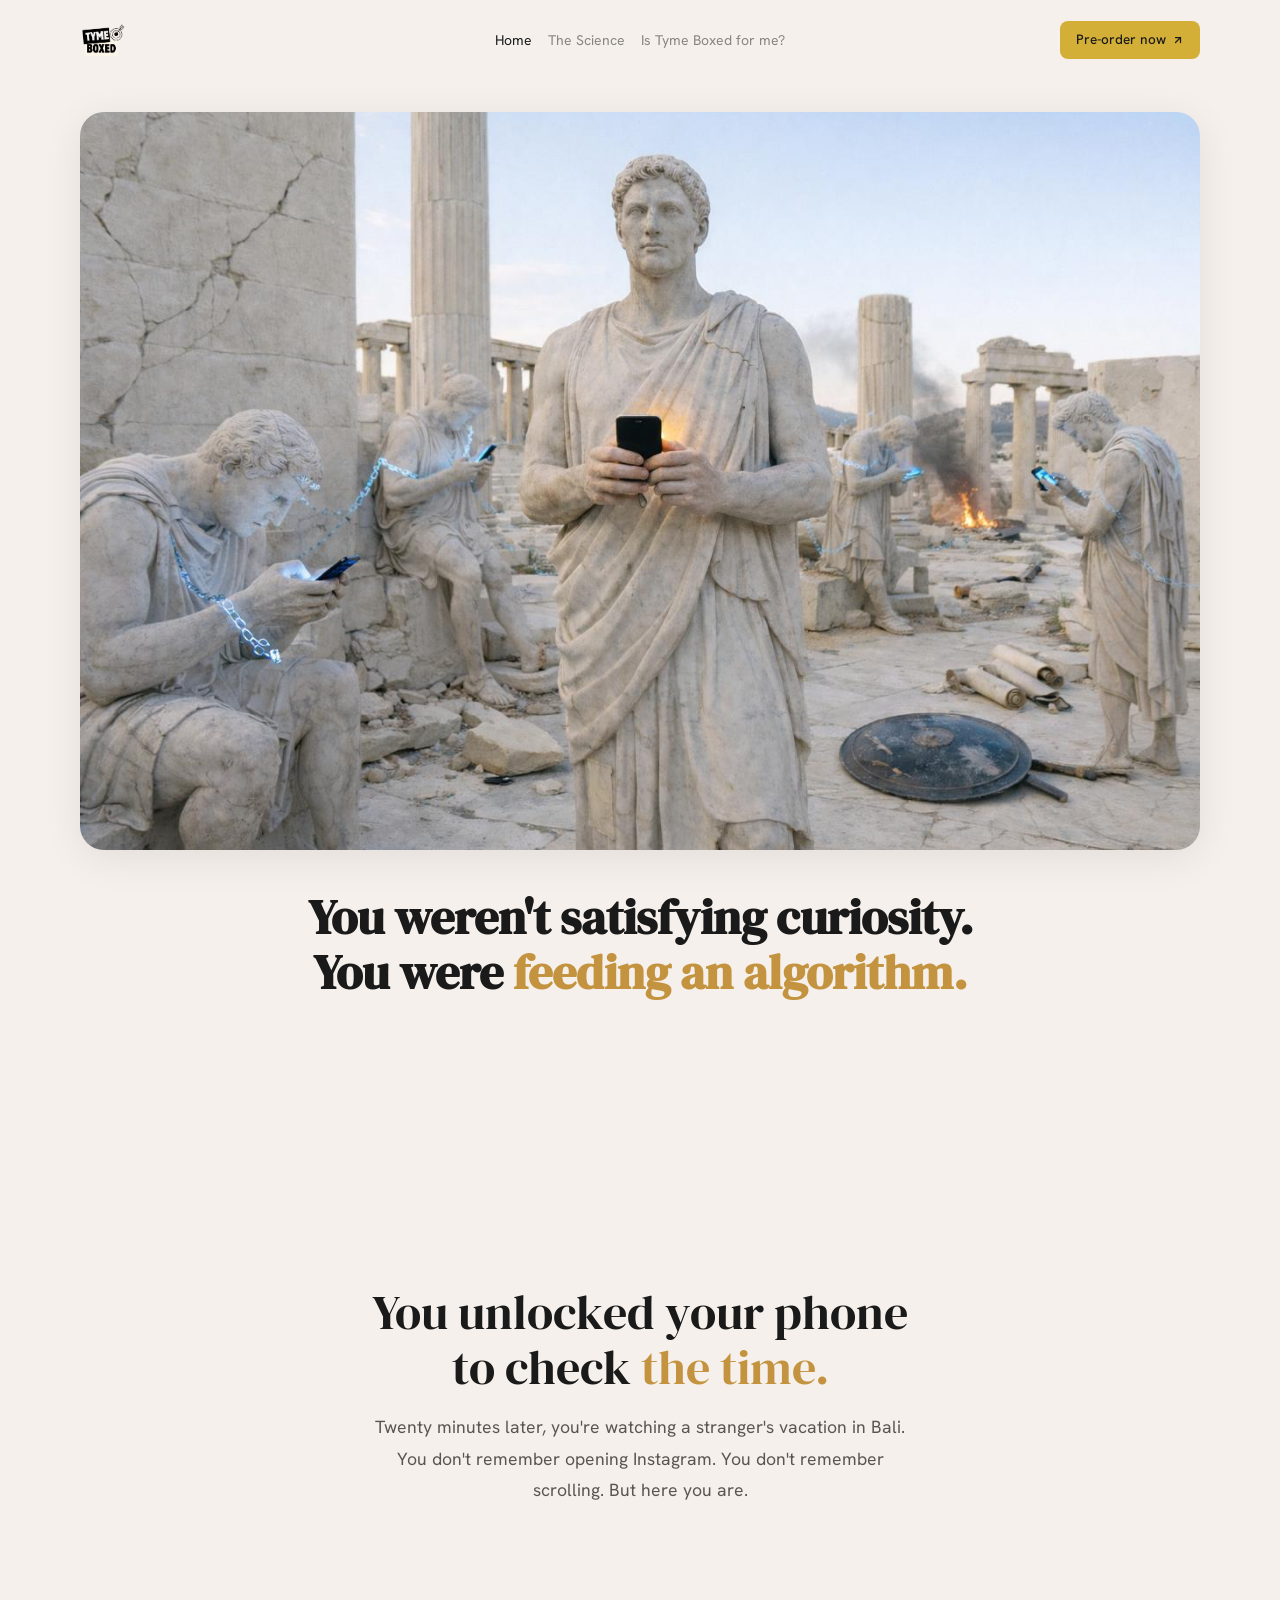
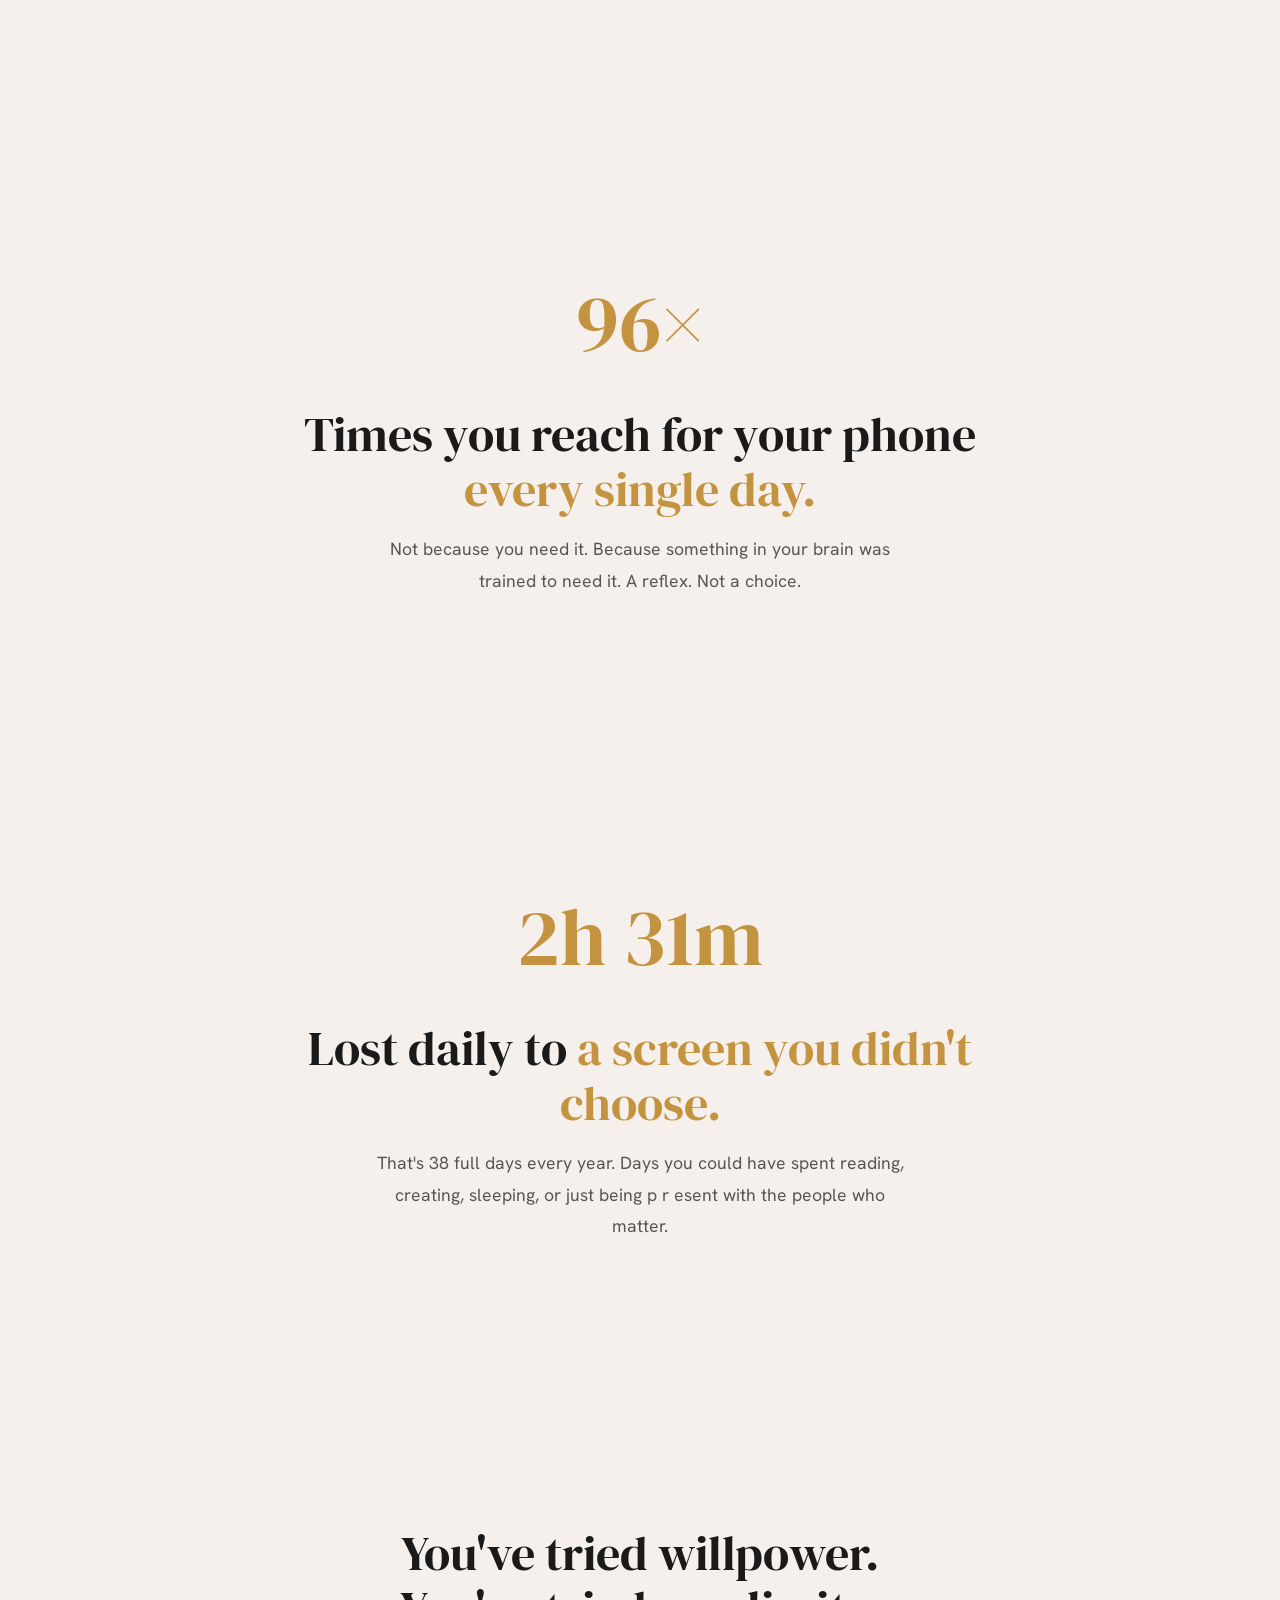
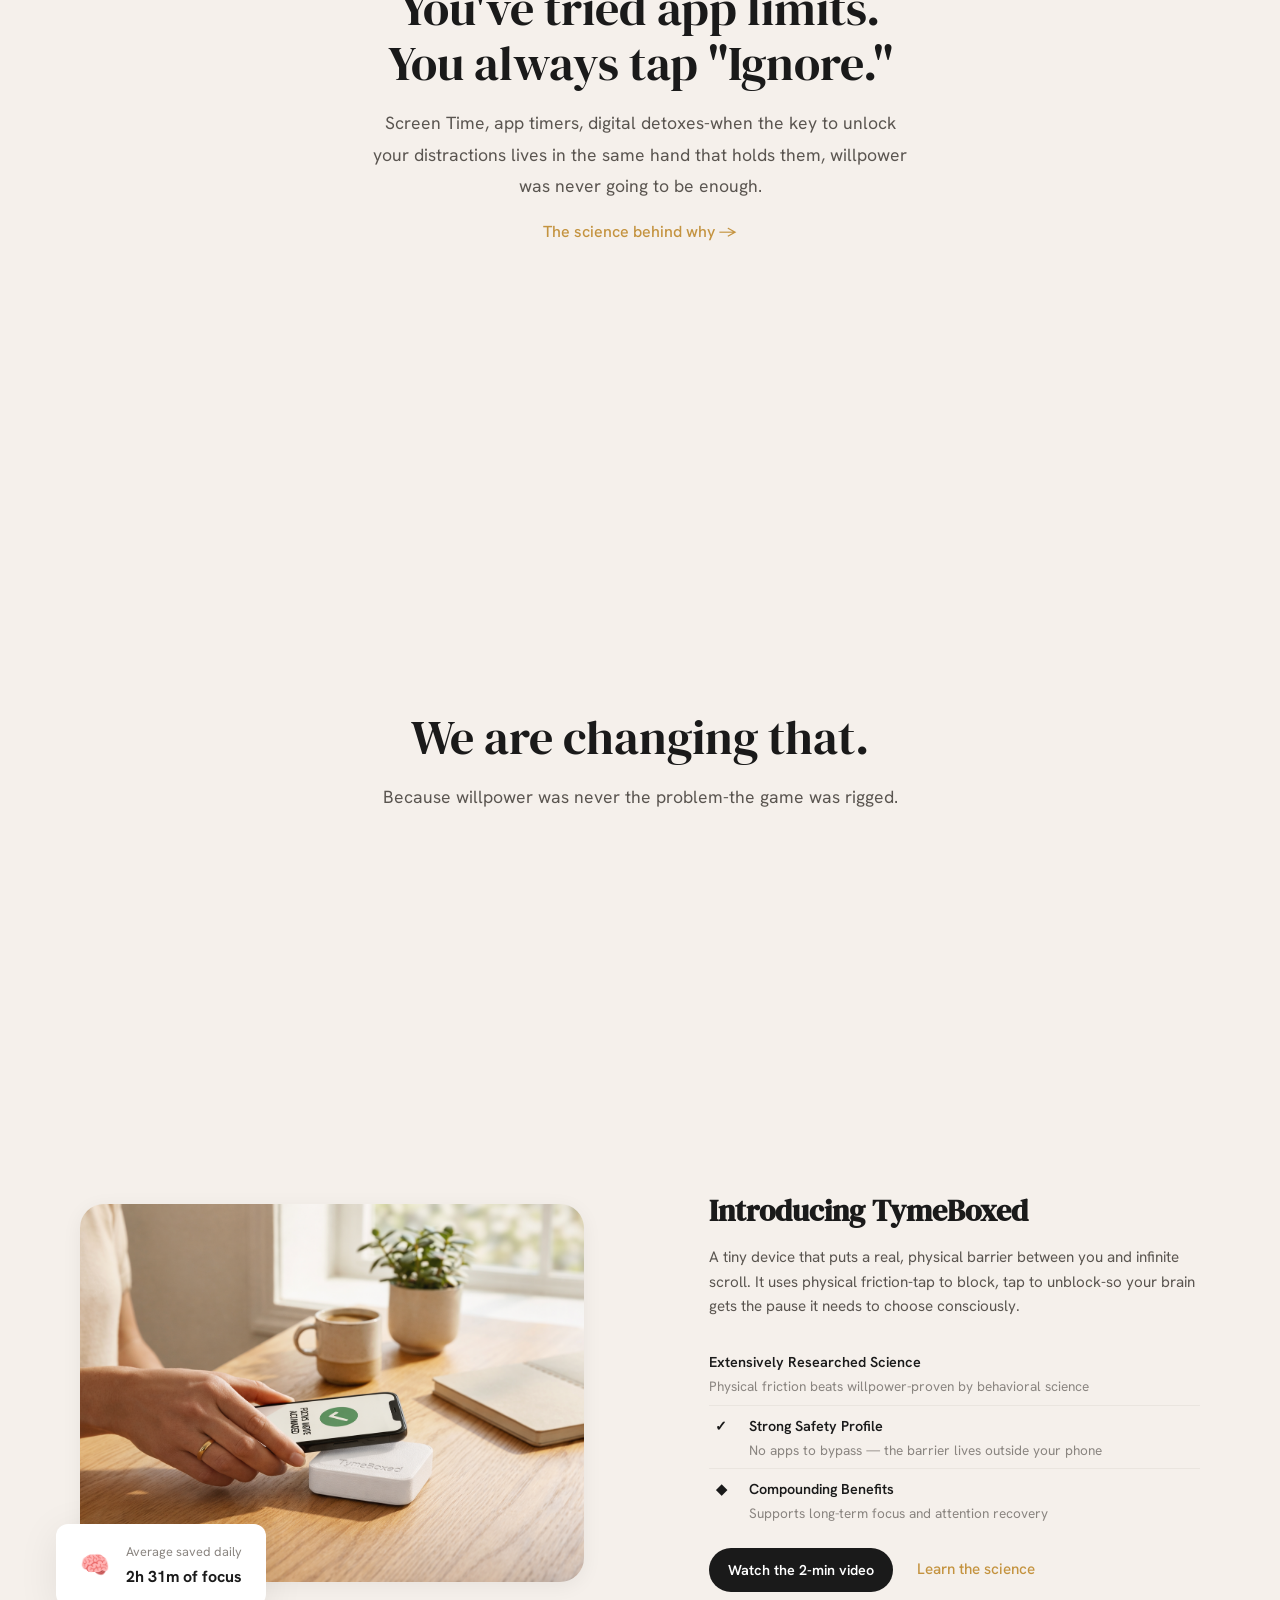
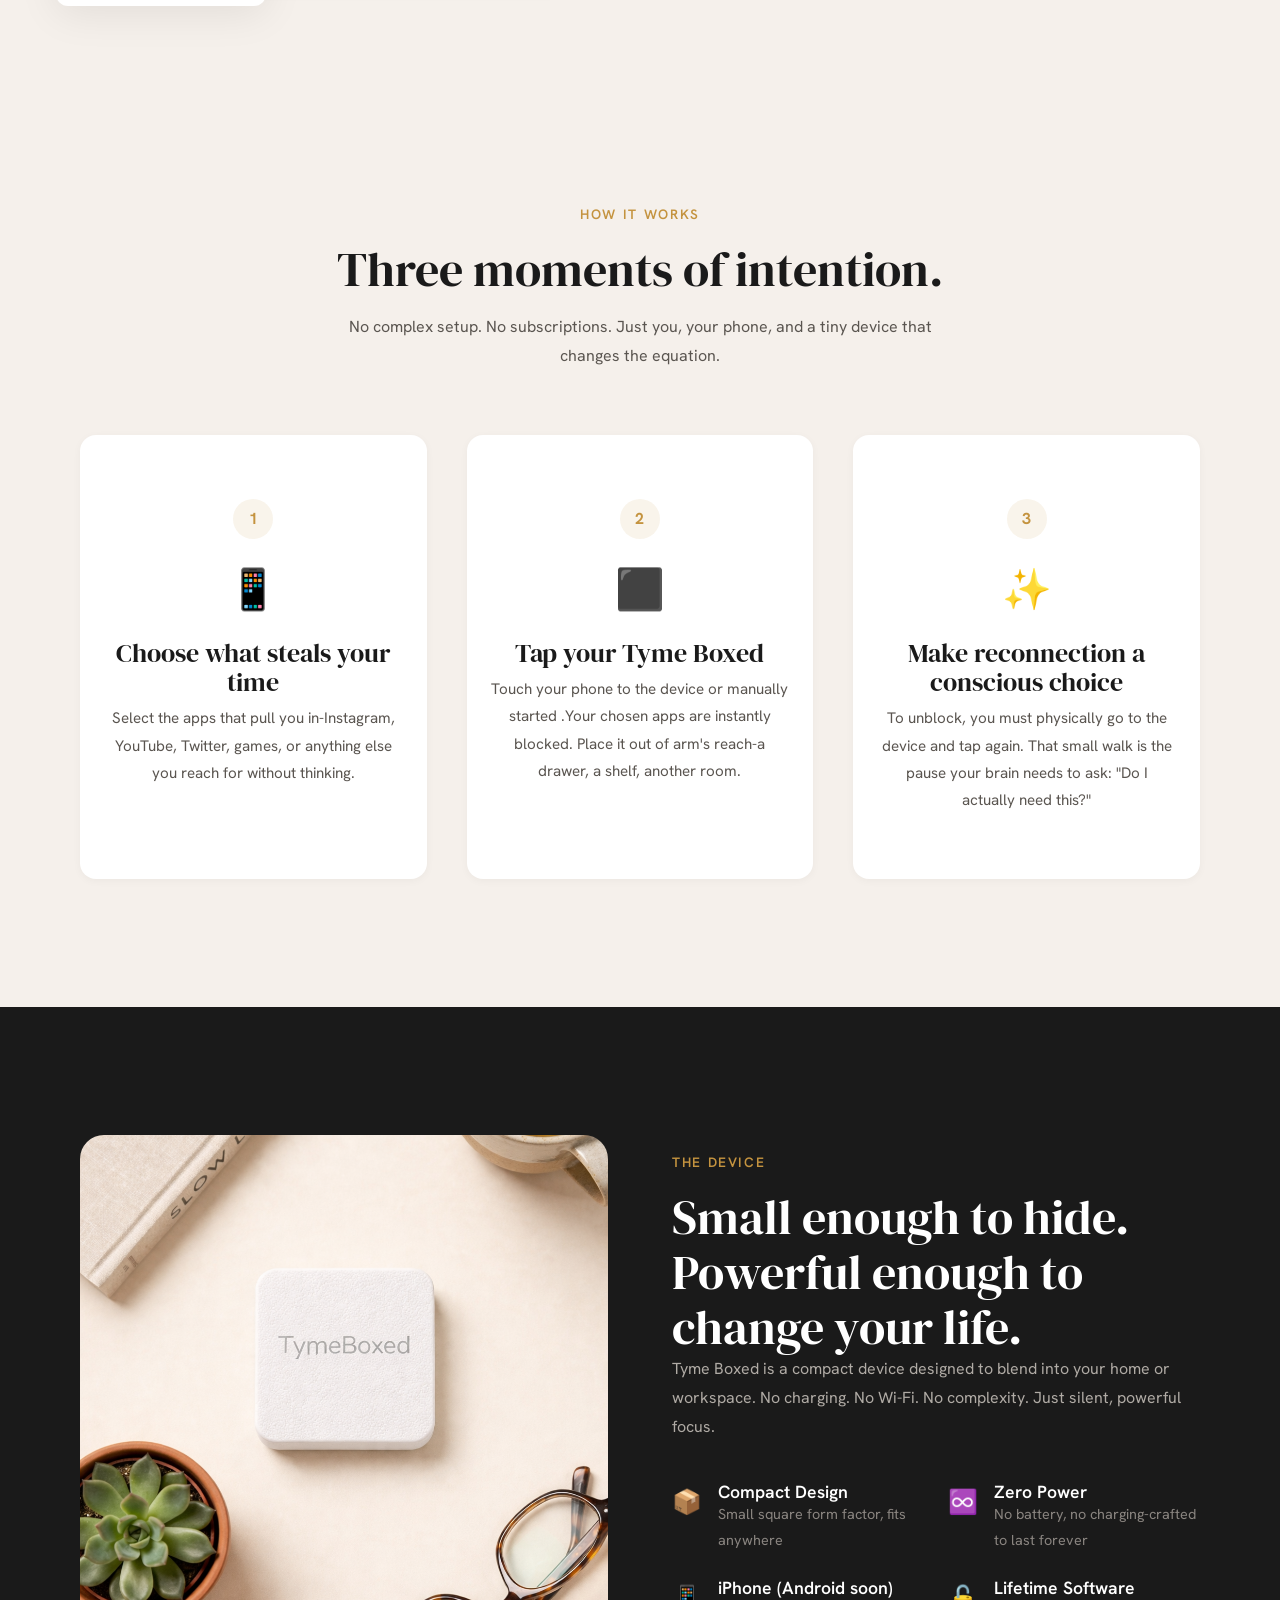
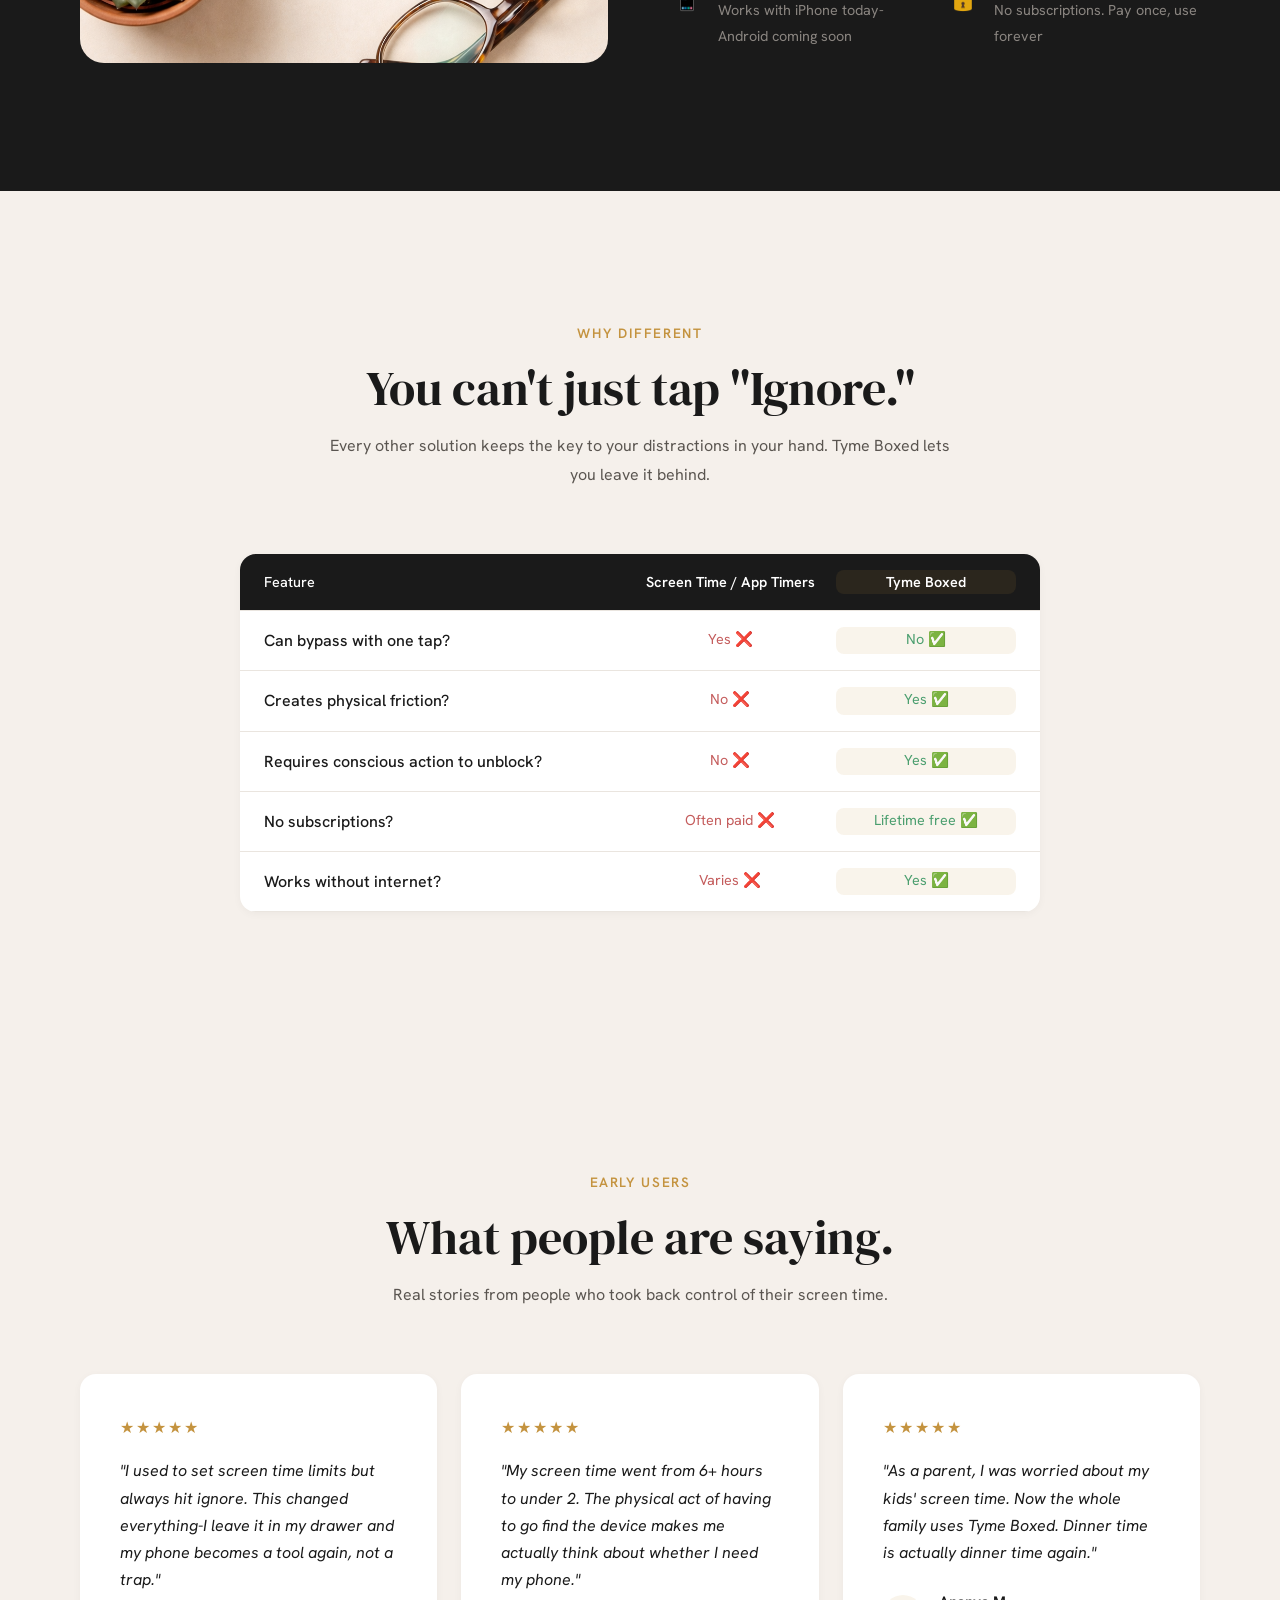
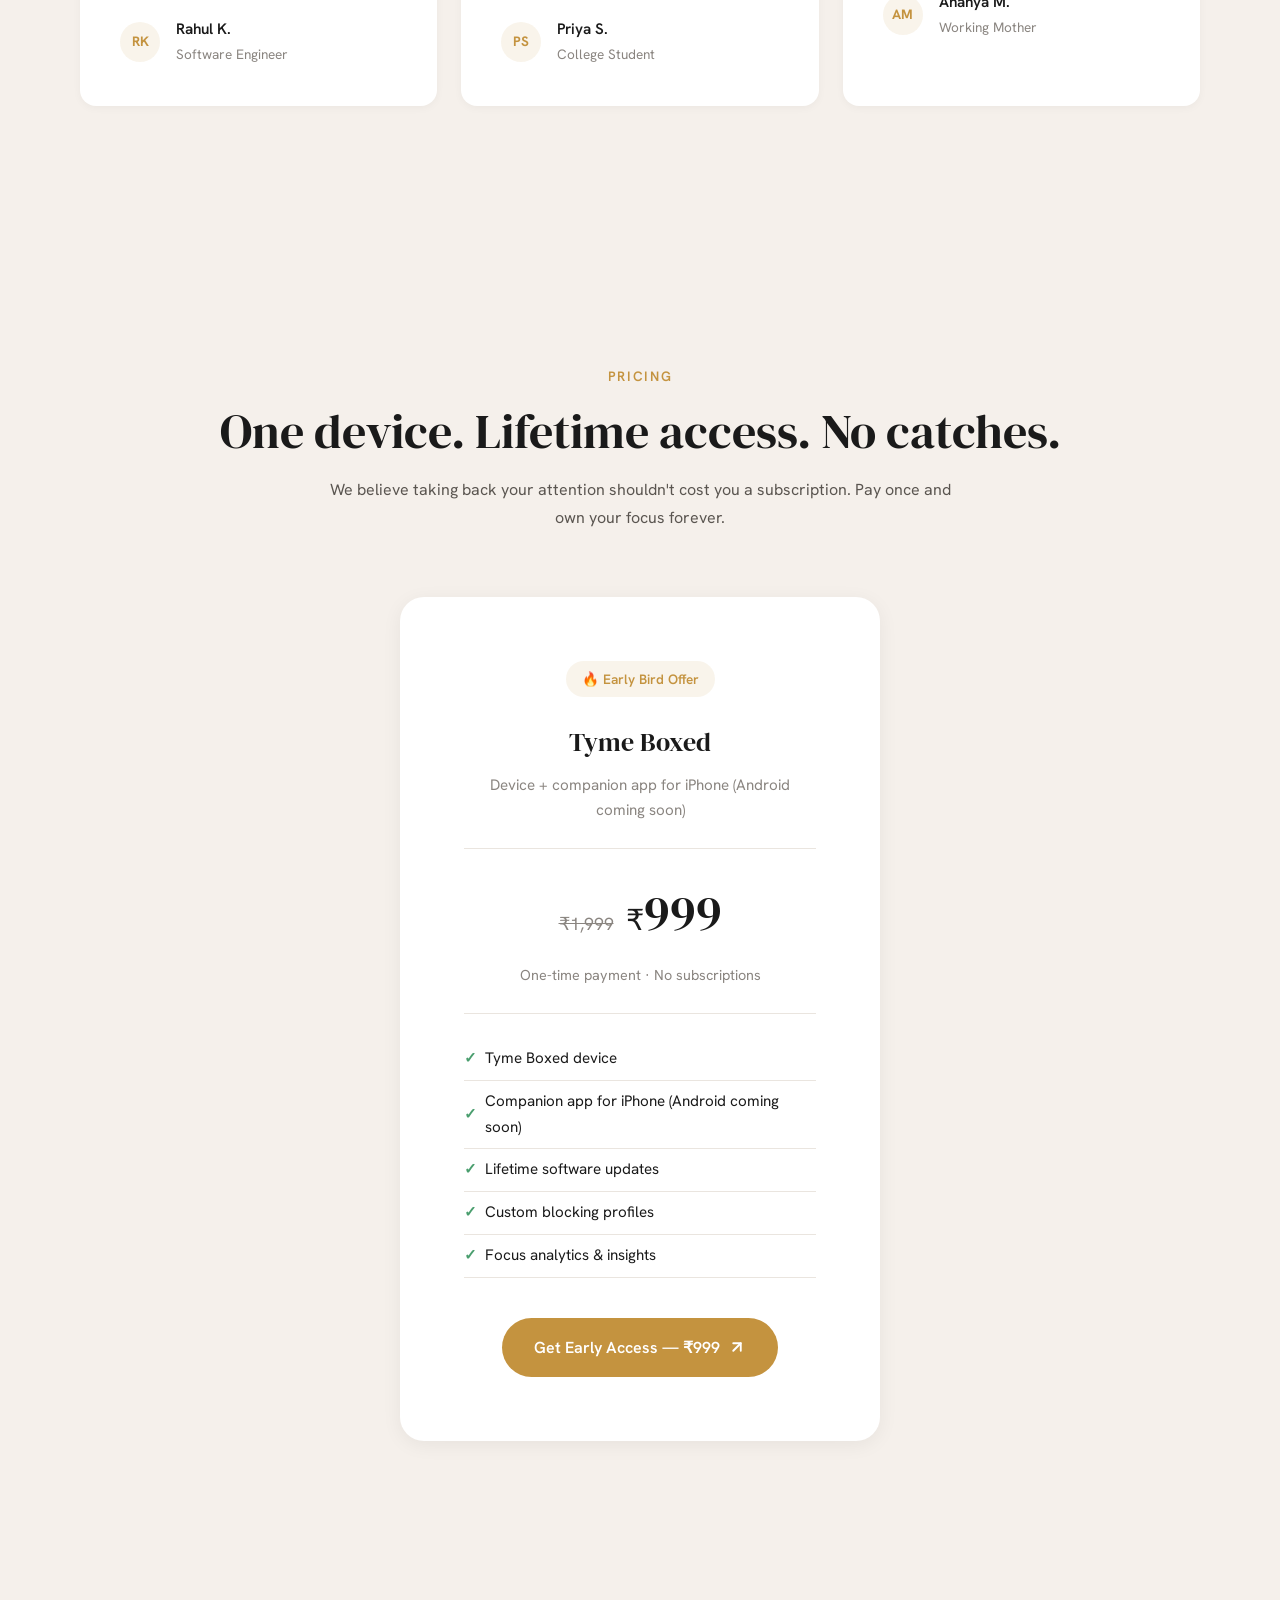
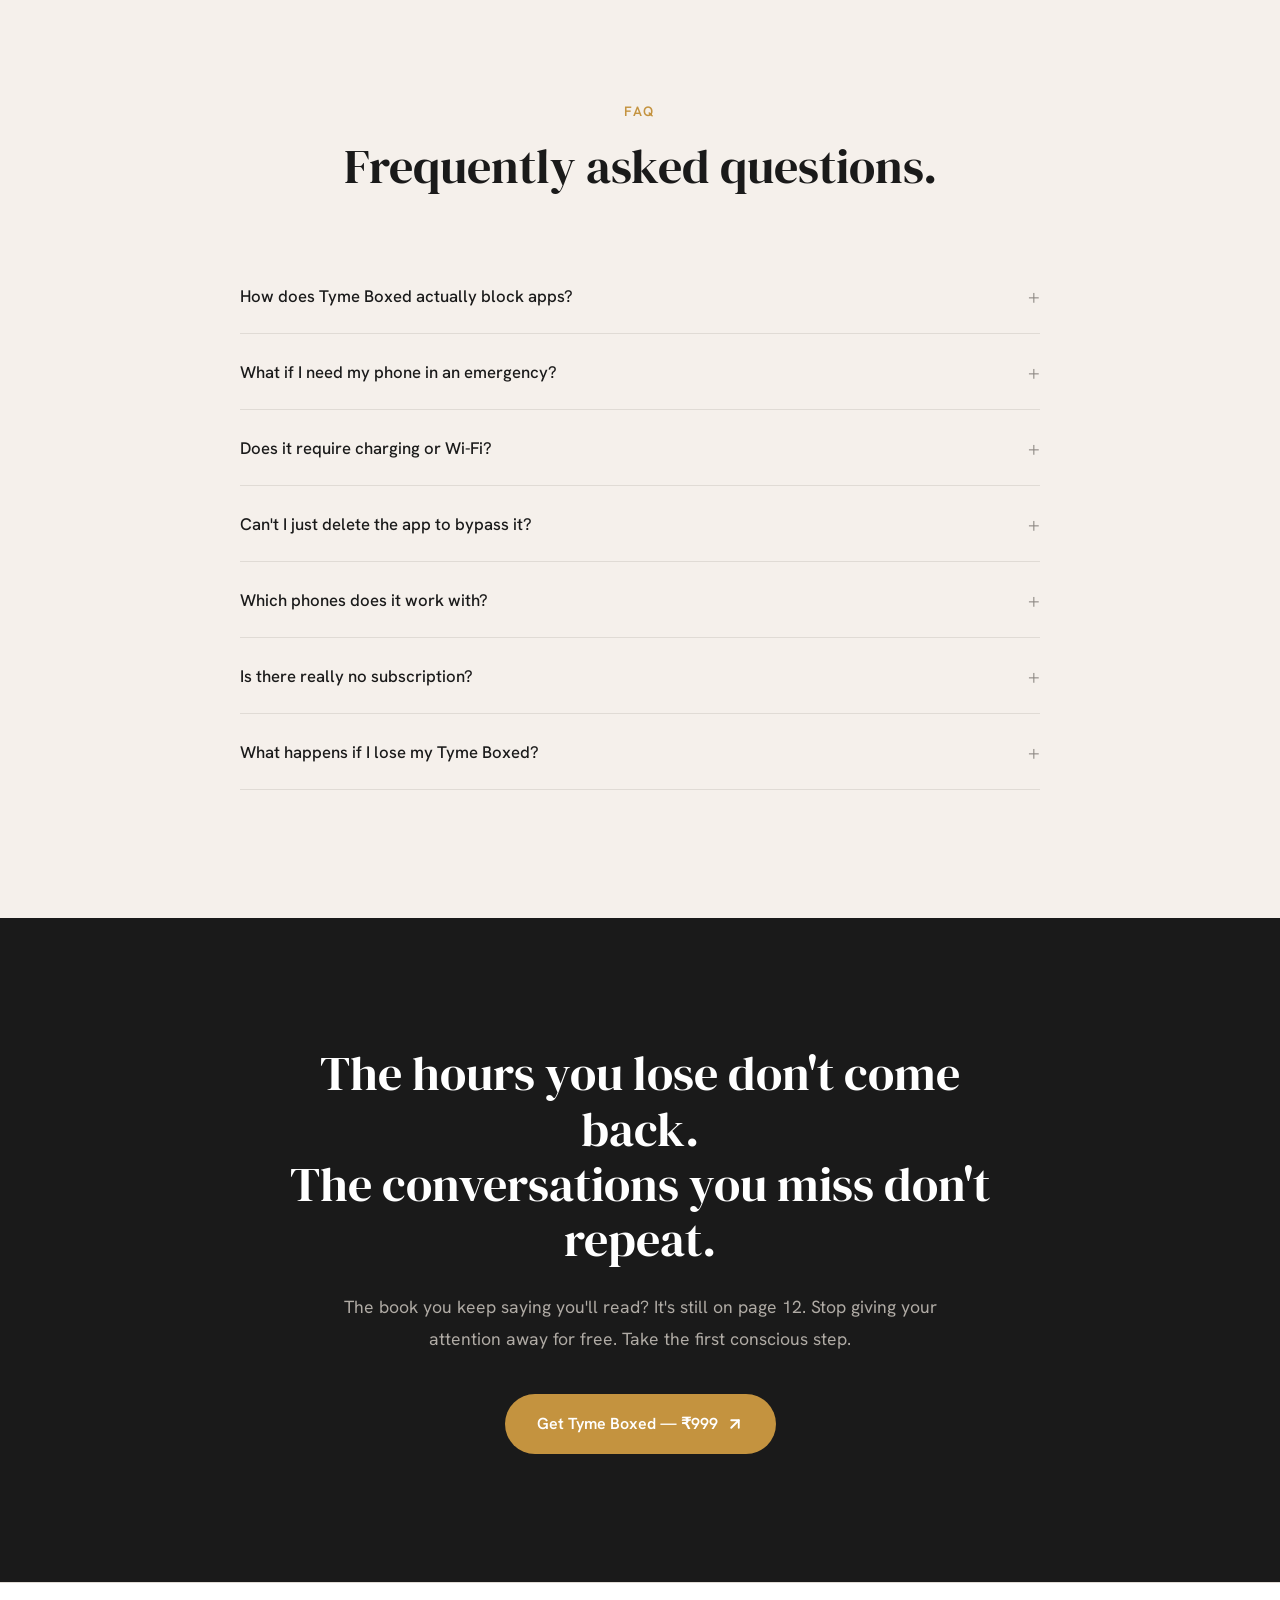
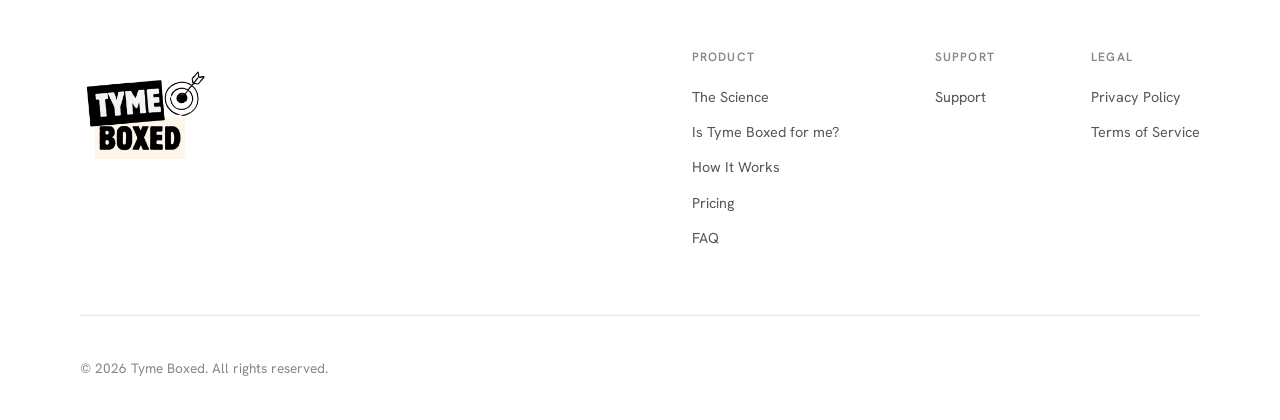
<file: index.html>
<!DOCTYPE html>
<html lang="en">

<head>
  <meta charset="UTF-8">
  <meta name="viewport" content="width=device-width, initial-scale=1.0">
  <title>Tyme Boxed - You weren't satisfying curiosity. You were feeding an algorithm.</title>
   <base href="/" />
  <meta name="description"
    content="Tyme Boxed is a physical device that puts a real barrier between you and infinite scroll. Because willpower was never the problem — the game was rigged.">
  <meta property="og:title" content="Tyme Boxed — Reclaim your time. Physically.">
  <meta property="og:description"
    content="A tiny device that creates real, physical friction between you and your distracting apps. Early bird ₹999 with lifetime software.">
  <meta name="twitter:card" content="summary_large_image">
  <link rel="stylesheet" href="style.css">
  <link rel="icon" href="B11.png">
</head>

<body>

  <!-- ========== NAVIGATION — Mave Style ========== -->
  <nav class="navbar" id="navbar">
    <div class="container">
      <a href="index.html" class="nav-logo"><img src="B1.png" alt="Tyme Boxed"></a>
      <ul class="nav-links" id="navLinks">
        <li><a href="index.html" class="active">Home</a></li>
        <li><a href="science.html">The Science</a></li>
        <li><a href="quiz.html">Is Tyme Boxed for me?</a></li>
      </ul>
      <a href="preorder.html" class="nav-cta">
        Pre-order now
        <svg viewBox="0 0 24 24" fill="none" stroke="currentColor" stroke-width="2.5" stroke-linecap="round"
          stroke-linejoin="round">
          <line x1="7" y1="17" x2="17" y2="7" />
          <polyline points="7 7 17 7 17 17" />
        </svg>
      </a>
      <button class="nav-hamburger" id="navHamburger" aria-label="Toggle menu">
        <span></span><span></span><span></span>
      </button>
    </div>
  </nav>

  <!-- ========== HERO ========== -->
  <section class="hero" id="home">
    <div class="container hero-container">
      <div class="hero-image-wrapper reveal">
        <div class="hero-image hero-image-horizontal">
          <img src="main.jpeg" alt="Tyme Boxed device next to a phone — creating intentional distance from distractions"
            loading="eager">
        </div>
      </div>
      <div class="hero-text-row reveal">
        <h2 class="hero-headline">You weren't satisfying curiosity. You were <span class="accent">feeding an
            algorithm.</span></h2>
      </div>
    </div>
  </section>

  <!-- ========== PROBLEM — SCROLL NARRATIVE ========== -->
  <section class="problem" id="problem">
    <div class="problem-slide">
      <div class="reveal">
        <h2>You unlocked your phone<br>to check <span class="accent">the time.</span></h2>
        <p>Twenty minutes later, you're watching a stranger's vacation in Bali. You don't remember opening Instagram.
          You don't remember scrolling. But here you are.</p>
      </div>
    </div>

    <div class="problem-slide">
      <div class="reveal">
        <span class="stat-number">96×</span>
        <h2>Times you reach for your phone <span class="accent">every single day.</span></h2>
        <p>Not because you need it. Because something in your brain was trained to need it. A reflex. Not a choice.</ p>
      </div>
    </div>

    <div class="problem-slide">
      <div class="reveal">
        <span class="stat-number">2h 31m</span>
        <h2>Lost daily to <span class="accent">a screen you didn't choose.</span></h2>
        <p>That's 38 full days every year. Days you could have spent reading, creating, sleeping, or just being p
          r esent
          with the people who matter.</p>
      </div>
    </div>

    <div class="problem-slide">
      <div class="reveal">
        <h2>You've tried willpower.<br>You've tried app limits.<br>You always tap <span c lass="accent">"Ignore."</span>
        </h2>
        <p>Screen Time, app timers, digital detoxes-when the key to unlock your distractions lives in the same hand
          that holds them, willpower was never going to be enough.</p>
        <a href="science.html" class="subtle-link">The science behind why →</a>
      </div>
    </div>
  </section>

  <!-- ========== WE ARE CHANGING THAT ========== -->
  <section class="changing-section" id="changing">
    <div class="changing-slide">
      <div class="reveal">
        <h2>We are changing that.</h2>
        <p>Because
          willpower was never the problem-the game was rigged.</p>
      </div>
    </div>
  </section>

  <!-- ========== INTRODUCING TYME BOXED ========== -->
  <section class="intro-section" id="intro">
    <div class="container">
      <div class="intro-card reveal">
        <div class="intro-image-wrapper">
          <div class="intro-image">
            <img src="intro.png" alt="Tyme Boxed — your physical barrier from infinite scroll" loading="lazy">
          </div>
          <div class="hero-float-card">
            <div class="icon">🧠</div>
            <div class="info">
              <p>Average saved daily</p>
              <strong>2h 31m of focus</strong>
            </div>
          </div>
        </div>
        <div class="intro-content">
          <h2 class="intro-heading">Introducing TymeBoxed</h2>
          <p class="intro-description">A tiny device that puts a real, physical barrier between you and infinite scroll.
            It uses physical friction-tap to block, tap to unblock-so your brain gets the pause it needs to choose
            consciously.</p>
          <ul class="intro-features">
            <li class="intro-feature reveal reveal-delay-1">
              <div>
                <strong>Extensively Researched Science</strong>
                <p>Physical friction beats willpower-proven by behavioral science</p>
              </div>
            </li>
            <li class="intro-feature reveal reveal-delay-2">
              <span class="intro-feature-icon">✓</span>
              <div>
                <strong>Strong Safety Profile</strong>
                <p>No apps to bypass — the barrier lives outside your phone</p>
              </div>
            </li>
            <li class="intro-feature reveal reveal-delay-3">
              <span class="intro-feature-icon">◆</span>
              <div>
                <strong>Compounding Benefits</strong>
                <p>Supports long-term focus and attention recovery</p>
              </div>
            </li>
          </ul>
          <div class="intro-actions">
            <a href="#" class="btn-intro-primary">Watch the 2-min video</a>
            <a href="science.html" class="intro-link">Learn the science</a>
          </div>
        </div>
      </div>
    </div>
  </section>

  <!-- ========== HOW IT WORKS ========== -->
  <section class="how-it-works" id="how-it-works">
    <div class="container">
      <div class="how-it-works-header reveal">
        <span class="section-label">How It Works</span>
        <h2>Three moments of intention.</h2>
        <p>No complex setup. No subscriptions. Just you, your phone, and a tiny device that changes the equation.</p>
      </div>

      <div class="steps-container">
        <div class="step reveal reveal-delay-1">
          <div class="step-number">1</div>
          <div class="step-icon">📱</div>
          <h3>Choose what steals your time</h3>
          <p>Select the apps that pull you in-Instagram, YouTube, Twitter, games, or anything else you reach for
            without thinking.</p>
        </div>

        <div class="step reveal reveal-delay-2">
          <div class="step-number">2</div>
          <div class="step-icon">⬛</div>
          <h3>Tap your Tyme Boxed</h3>
          <p>Touch your phone to the device or manually started .Your chosen apps are instantly blocked. Place it out of arm's reach-a
            drawer, a shelf, another room.</p>
        </div>

        <div class="step reveal reveal-delay-3">
          <div class="step-number">3</div>
          <div class="step-icon">✨</div>
          <h3>Make reconnection a conscious choice</h3>
          <p>To unblock, you must physically go to the device and tap again. That small walk is the pause your brain
            needs to ask: "Do I actually need this?"</p>
        </div>
      </div>
    </div>
  </section>

  <!-- ========== PRODUCT SHOWCASE ========== -->
  <section class="product-showcase" id="product">
    <div class="container">
      <div class="product-image-wrapper reveal">
        <img src="device.png" alt="Tyme Boxed device flat lay — minimal, elegant, designed to disappear" loading="lazy">
      </div>
      <div class="product-details">
        <span class="section-label reveal">The Device</span>
        <h2 class="reveal">Small enough to hide.<br>Powerful enough to change your life.</h2>
        <p class="reveal">Tyme Boxed is a compact device designed to blend into your home or workspace. No charging. No
          Wi-Fi. No complexity. Just silent, powerful focus.</p>

        <div class="product-specs">
          <div class="spec-item reveal reveal-delay-1">
            <div class="spec-icon">📦</div>
            <div>
              <h4>Compact Design</h4>
              <p>Small square form factor, fits anywhere</p>
            </div>
          </div>
          <div class="spec-item reveal reveal-delay-2">
            <div class="spec-icon">♾️</div>
            <div>
              <h4>Zero Power</h4>
              <p>No battery, no charging-crafted to last forever</p>
            </div>
          </div>
          <div class="spec-item reveal reveal-delay-3">
            <div class="spec-icon">📱</div>
            <div>
              <h4>iPhone (Android soon)</h4>
              <p>Works with iPhone today-Android coming soon</p>
            </div>
          </div>
          <div class="spec-item reveal reveal-delay-4">
            <div class="spec-icon">🔓</div>
            <div>
              <h4>Lifetime Software</h4>
              <p>No subscriptions. Pay once, use forever</p>
            </div>
          </div>
        </div>
      </div>
    </div>
  </section>

  <!-- ========== COMPARISON ========== -->
  <section class="comparison" id="comparison">
    <div class="container">
      <div class="comparison-header reveal">
        <span class="section-label">Why Different</span>
        <h2>You can't just tap "Ignore."</h2>
        <p>Every other solution keeps the key to your distractions in your hand. Tyme Boxed lets you leave it behind.
        </p>
      </div>

      <div class="comparison-table reveal">
        <div class="comparison-row header">
          <div class="feature">Feature</div>
          <div class="status">Screen Time / App Timers</div>
          <div class="status tyme-col">Tyme Boxed</div>
        </div>
        <div class="comparison-row">
          <div class="feature">Can bypass with one tap?</div>
          <div class="status fail">Yes ❌</div>
          <div class="status pass tyme-col">No ✅</div>
        </div>
        <div class="comparison-row">
          <div class="feature">Creates physical friction?</div>
          <div class="status fail">No ❌</div>
          <div class="status pass tyme-col">Yes ✅</div>
        </div>
        <div class="comparison-row">
          <div class="feature">Requires conscious action to unblock?</div>
          <div class="status fail">No ❌</div>
          <div class="status pass tyme-col">Yes ✅</div>
        </div>
        <div class="comparison-row">
          <div class="feature">No subscriptions?</div>
          <div class="status fail">Often paid ❌</div>
          <div class="status pass tyme-col">Lifetime free ✅</div>
        </div>
        <div class="comparison-row">
          <div class="feature">Works without internet?</div>
          <div class="status fail">Varies ❌</div>
          <div class="status pass tyme-col">Yes ✅</div>
        </div>
      </div>
    </div>
  </section>

  <!-- ========== TESTIMONIALS ========== -->
  <section class="testimonials" id="testimonials">
    <div class="container">
      <div class="testimonials-header reveal">
        <span class="section-label">Early Users</span>
        <h2>What people are saying.</h2>
        <p>Real stories from people who took back control of their screen time.</p>
      </div>

      <div class="testimonials-grid">
        <div class="testimonial-card reveal reveal-delay-1">
          <div class="testimonial-stars">★★★★★</div>
          <blockquote>"I used to set screen time limits but always hit ignore. This changed everything-I leave it in
            my drawer and my phone becomes a tool again, not a trap."</blockquote>
          <div class="testimonial-author">
            <div class="testimonial-avatar">RK</div>
            <div>
              <div class="name">Rahul K.</div>
              <div class="role">Software Engineer</div>
            </div>
          </div>
        </div>

        <div class="testimonial-card reveal reveal-delay-2">
          <div class="testimonial-stars">★★★★★</div>
          <blockquote>"My screen time went from 6+ hours to under 2. The physical act of having to go find the device
            makes me actually think about whether I need my phone."</blockquote>
          <div class="testimonial-author">
            <div class="testimonial-avatar">PS</div>
            <div>
              <div class="name">Priya S.</div>
              <div class="role">College Student</div>
            </div>
          </div>
        </div>

        <div class="testimonial-card reveal reveal-delay-3">
          <div class="testimonial-stars">★★★★★</div>
          <blockquote>"As a parent, I was worried about my kids' screen time. Now the whole family uses Tyme Boxed.
            Dinner time is actually dinner time again."</blockquote>
          <div class="testimonial-author">
            <div class="testimonial-avatar">AM</div>
            <div>
              <div class="name">Ananya M.</div>
              <div class="role">Working Mother</div>
            </div>
          </div>
        </div>
      </div>
    </div>
  </section>

  <!-- ========== PRICING ========== -->
  <section class="pricing" id="pricing">
    <div class="container">
      <div class="pricing-header reveal">
        <span class="section-label">Pricing</span>
        <h2>One device. Lifetime access. No catches.</h2>
        <p>We believe taking back your attention shouldn't cost you a subscription. Pay once and own your focus forever.
        </p>
      </div>

      <div class="pricing-card reveal">
        <div class="pricing-badge">🔥 Early Bird Offer</div>
        <div class="product-name">Tyme Boxed</div>
        <div class="product-desc">Device + companion app for iPhone (Android coming soon)</div>

        <div class="price-display">
          <span class="price-original">₹1,999</span>
          <span class="price-current"><span class="currency">₹</span>999</span>
          <p class="price-period">One-time payment · No subscriptions</p>
        </div>

        <ul class="pricing-features">
          <li><span class="check">✓</span> Tyme Boxed device</li>
          <li><span class="check">✓</span> Companion app for iPhone (Android coming soon)</li>
          <li><span class="check">✓</span> Lifetime software updates</li>
          <li><span class="check">✓</span> Custom blocking profiles</li>
          <li><span class="check">✓</span> Focus analytics & insights</li>

        </ul>

        <a href="preorder.html" class="btn-primary">
          Get Early Access — ₹999
          <svg width="18" height="18" viewBox="0 0 24 24" fill="none" stroke="currentColor" stroke-width="2.5"
            stroke-linecap="round" stroke-linejoin="round">
            <line x1="7" y1="17" x2="17" y2="7" />
            <polyline points="7 7 17 7 17 17" />
          </svg>
        </a>
      </div>
    </div>
  </section>

  <!-- ========== FAQ ========== -->
  <section class="faq" id="faq">
    <div class="container">
      <div class="faq-header reveal">
        <span class="section-label">FAQ</span>
        <h2>Frequently asked questions.</h2>
      </div>

      <div class="faq-container">
        <div class="faq-item reveal">
          <button class="faq-question" aria-expanded="false">
            How does Tyme Boxed actually block apps?
            <span class="faq-icon">+</span>
          </button>
          <div class="faq-answer">
            <div class="faq-answer-inner">
              When you tap your iPhone on the Tyme Boxed device, it communicates with the companion app to activate
              Screen Time restrictions. Your selected distracting apps disappear until you physically return to the
              device and tap again. Android support is coming soon.
            </div>
          </div>
        </div>

        <div class="faq-item reveal">
          <button class="faq-question" aria-expanded="false">
            What if I need my phone in an emergency?
            <span class="faq-icon">+</span>
          </button>
          <div class="faq-answer">
            <div class="faq-answer-inner">
              Phone calls, messages, and essential apps are never blocked. Tyme Boxed only blocks the apps you choose-
              like social media, games, or entertainment apps. Your phone's core functionality always remains
              accessible.
            </div>
          </div>
        </div>

        <div class="faq-item reveal">
          <button class="faq-question" aria-expanded="false">
            Does it require charging or Wi-Fi?
            <span class="faq-icon">+</span>
          </button>
          <div class="faq-answer">
            <div class="faq-answer-inner">
              No. Tyme Boxed has no battery and requires zero charging. It draws power from your phone's wireless signal
              the moment you tap it. And it works completely offline-no Wi-Fi or internet needed. Ever.
            </div>
          </div>
        </div>

        <div class="faq-item reveal">
          <button class="faq-question" aria-expanded="false">
            Can't I just delete the app to bypass it?
            <span class="faq-icon">+</span>
          </button>
          <div class="faq-answer">
            <div class="faq-answer-inner">
              The companion app includes a Strict Mode that prevents it from being removed during a blocking session.
              And even if you did-the friction of reinstalling, re-configuring, and re-syncing is exactly the kind of
              intentional barrier that makes you think twice about whether you really need those distractions right now.
            </div>
          </div>
        </div>

        <div class="faq-item reveal">
          <button class="faq-question" aria-expanded="false">
            Which phones does it work with?
            <span class="faq-icon">+</span>
          </button>
          <div class="faq-answer">
            <div class="faq-answer-inner">
              Tyme Boxed currently works with iPhone (iOS). Android support is actively in development and coming soon.
              The device itself is universal-when Android launches, you won't need a new device.
            </div>
          </div>
        </div>

        <div class="faq-item reveal">
          <button class="faq-question" aria-expanded="false">
            Is there really no subscription?
            <span class="faq-icon">+</span>
          </button>
          <div class="faq-answer">
            <div class="faq-answer-inner">
              Really. We believe reclaiming your attention shouldn't come with a monthly bill. You pay ₹999 once for the
              device and the full companion app with all features. All future software updates are included for free,
              forever.
            </div>
          </div>
        </div>

        <div class="faq-item reveal">
          <button class="faq-question" aria-expanded="false">
            What happens if I lose my Tyme Boxed?
            <span class="faq-icon">+</span>
          </button>
          <div class="faq-answer">
            <div class="faq-answer-inner">
              You can always unblock your apps from within the app itself (though it requires a deliberate, multi-step
              process to maintain friction). If you need a replacement device, you can order one at a discounted rate
              from our website.
            </div>
          </div>
        </div>
      </div>
    </div>
  </section>

  <!-- ========== FINAL CTA ========== -->
  <section class="final-cta">
    <div class="container">
      <h2 class="reveal">The hours you lose don't come back.<br>The conversations you miss don't repeat.</h2>
      <p class="reveal">The book you keep saying you'll read? It's still on page 12. Stop giving your attention away for
        free. Take the first conscious step.</p>
      <a href="preorder.html" class="btn-primary reveal">
        Get Tyme Boxed — ₹999
        <svg width="18" height="18" viewBox="0 0 24 24" fill="none" stroke="currentColor" stroke-width="2.5"
          stroke-linecap="round" stroke-linejoin="round">
          <line x1="7" y1="17" x2="17" y2="7" />
          <polyline points="7 7 17 7 17 17" />
        </svg>
      </a>
    </div>
  </section>

  <!-- ========== FOOTER ========== -->
  <footer class="footer">
    <div class="container">
      <div class="footer-top">
        <a href="index.html" class="footer-logo"><img src="B1.png" alt="Tyme Boxed"></a>
        <nav class="footer-nav">
          <div class="footer-nav-group">
            <span class="footer-nav-label">Product</span>
            <ul class="footer-links">
              <li><a href="science.html">The Science</a></li>
              <li><a href="quiz.html">Is Tyme Boxed for me?</a></li>
              <li><a href="index.html#how-it-works">How It Works</a></li>
              <li><a href="index.html#pricing">Pricing</a></li>
              <li><a href="index.html#faq">FAQ</a></li>
            </ul>
          </div>
          <div class="footer-nav-group">
            <span class="footer-nav-label">Support</span>
            <ul class="footer-links">
              <li><a href="support.html">Support</a></li>
            </ul>
          </div>
          <div class="footer-nav-group">
            <span class="footer-nav-label">Legal</span>
            <ul class="footer-links">
              <li><a href="privacy.html">Privacy Policy</a></li>
              <li><a href="terms.html">Terms of Service</a></li>
            </ul>
          </div>
        </nav>
      </div>
      <div class="footer-bottom">
        <p class="footer-copy">&copy; 2026 Tyme Boxed. All rights reserved.</p>
      </div>
    </div>
  </footer>

  <script src="script.js"></script>
</body>

</html>
</file>
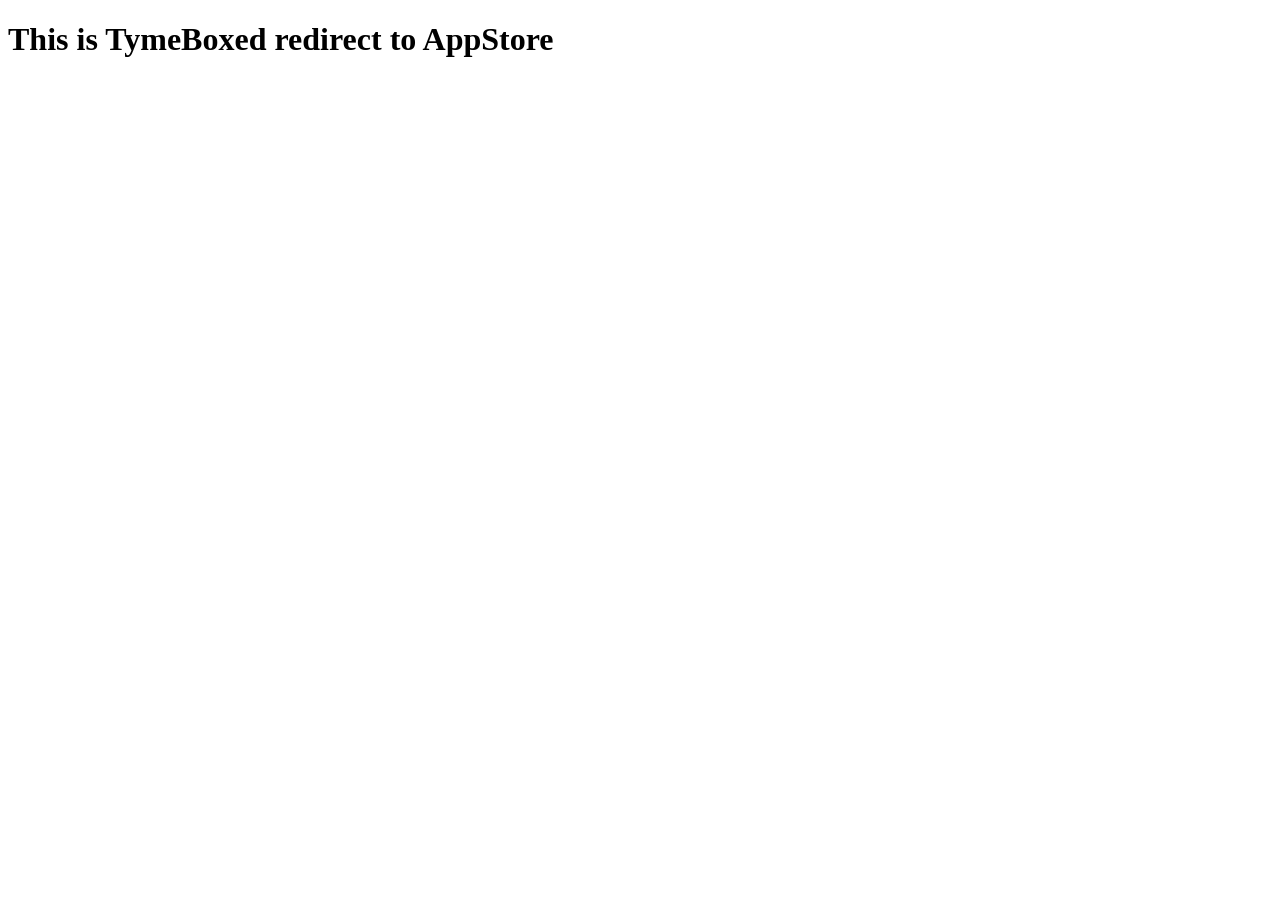
<file: app.html>
<!DOCTYPE html>
<html lang="en">
<head>
    <meta charset="UTF-8">
    <meta name="viewport" content="width=device-width, initial-scale=1.0">
    <title>Document</title>
</head>
<body>
    <H1>This is TymeBoxed redirect to AppStore</H1>
</body>
</html>
</file>
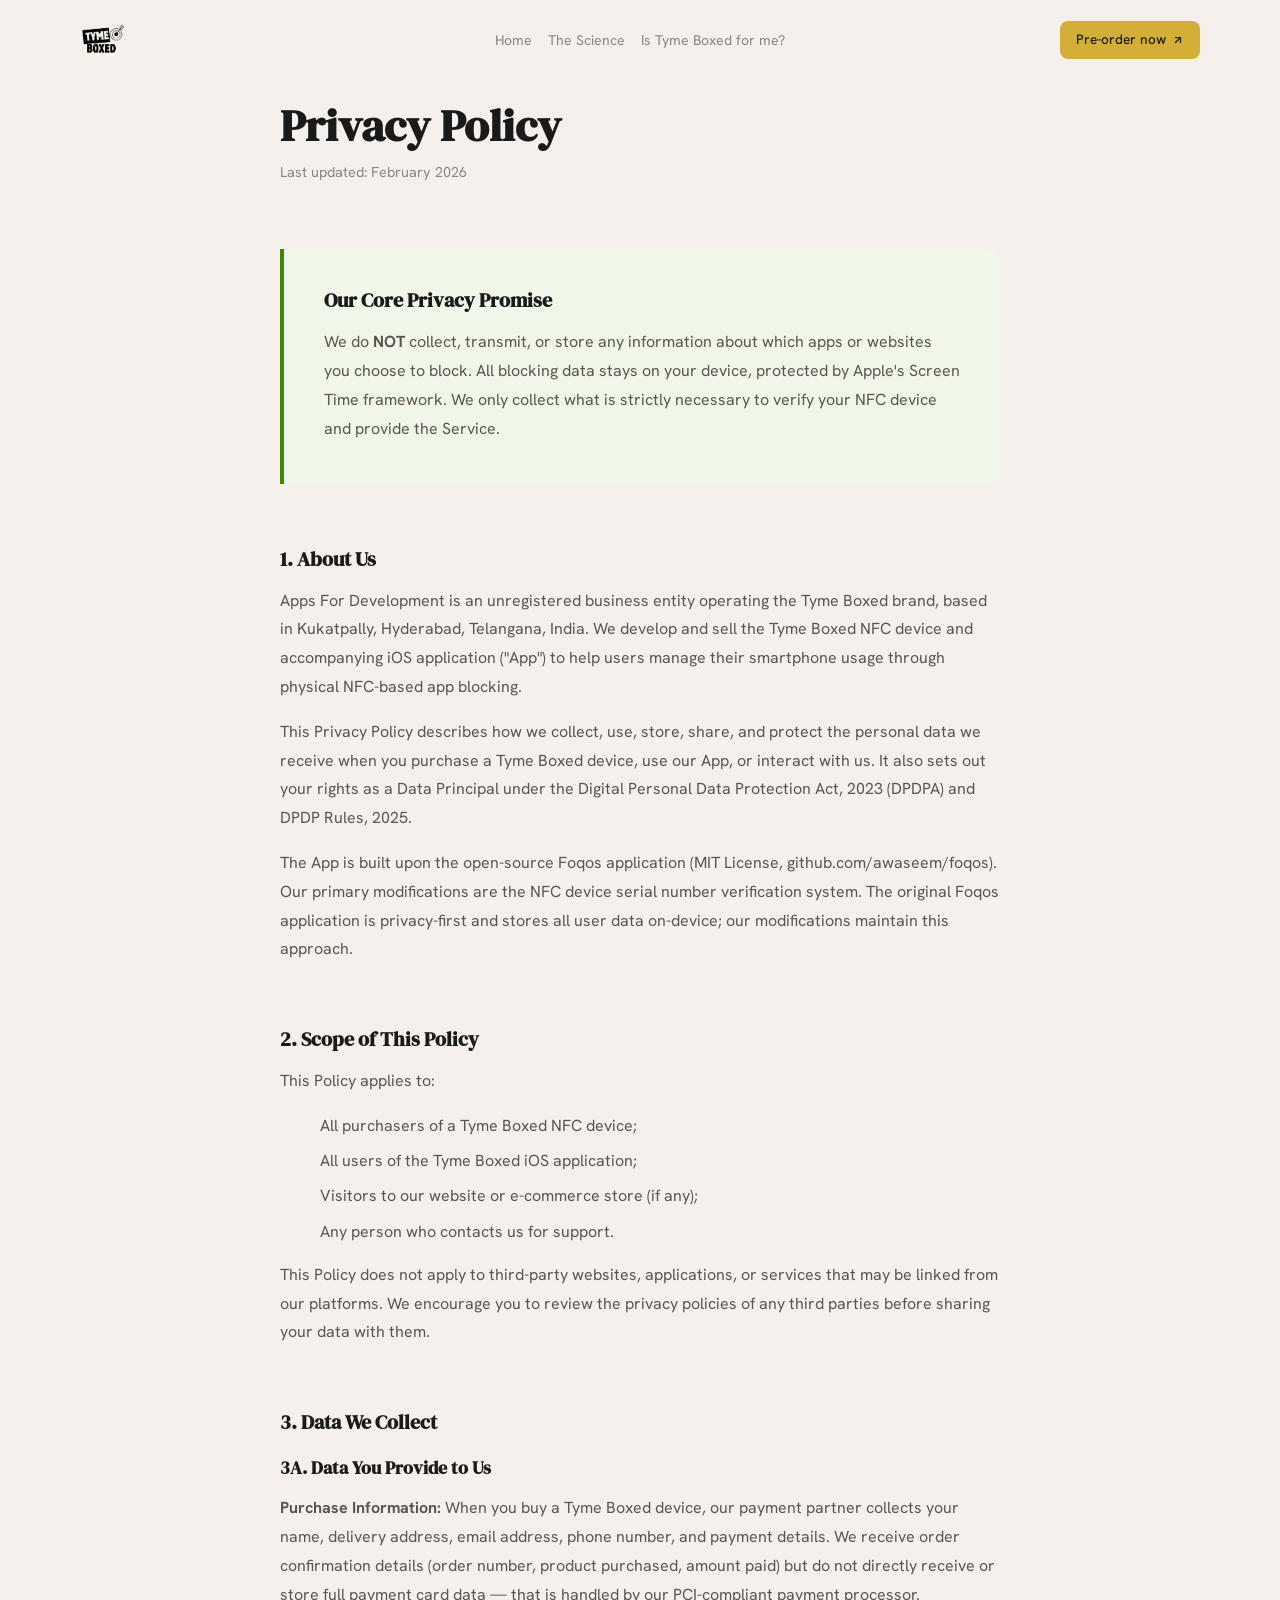
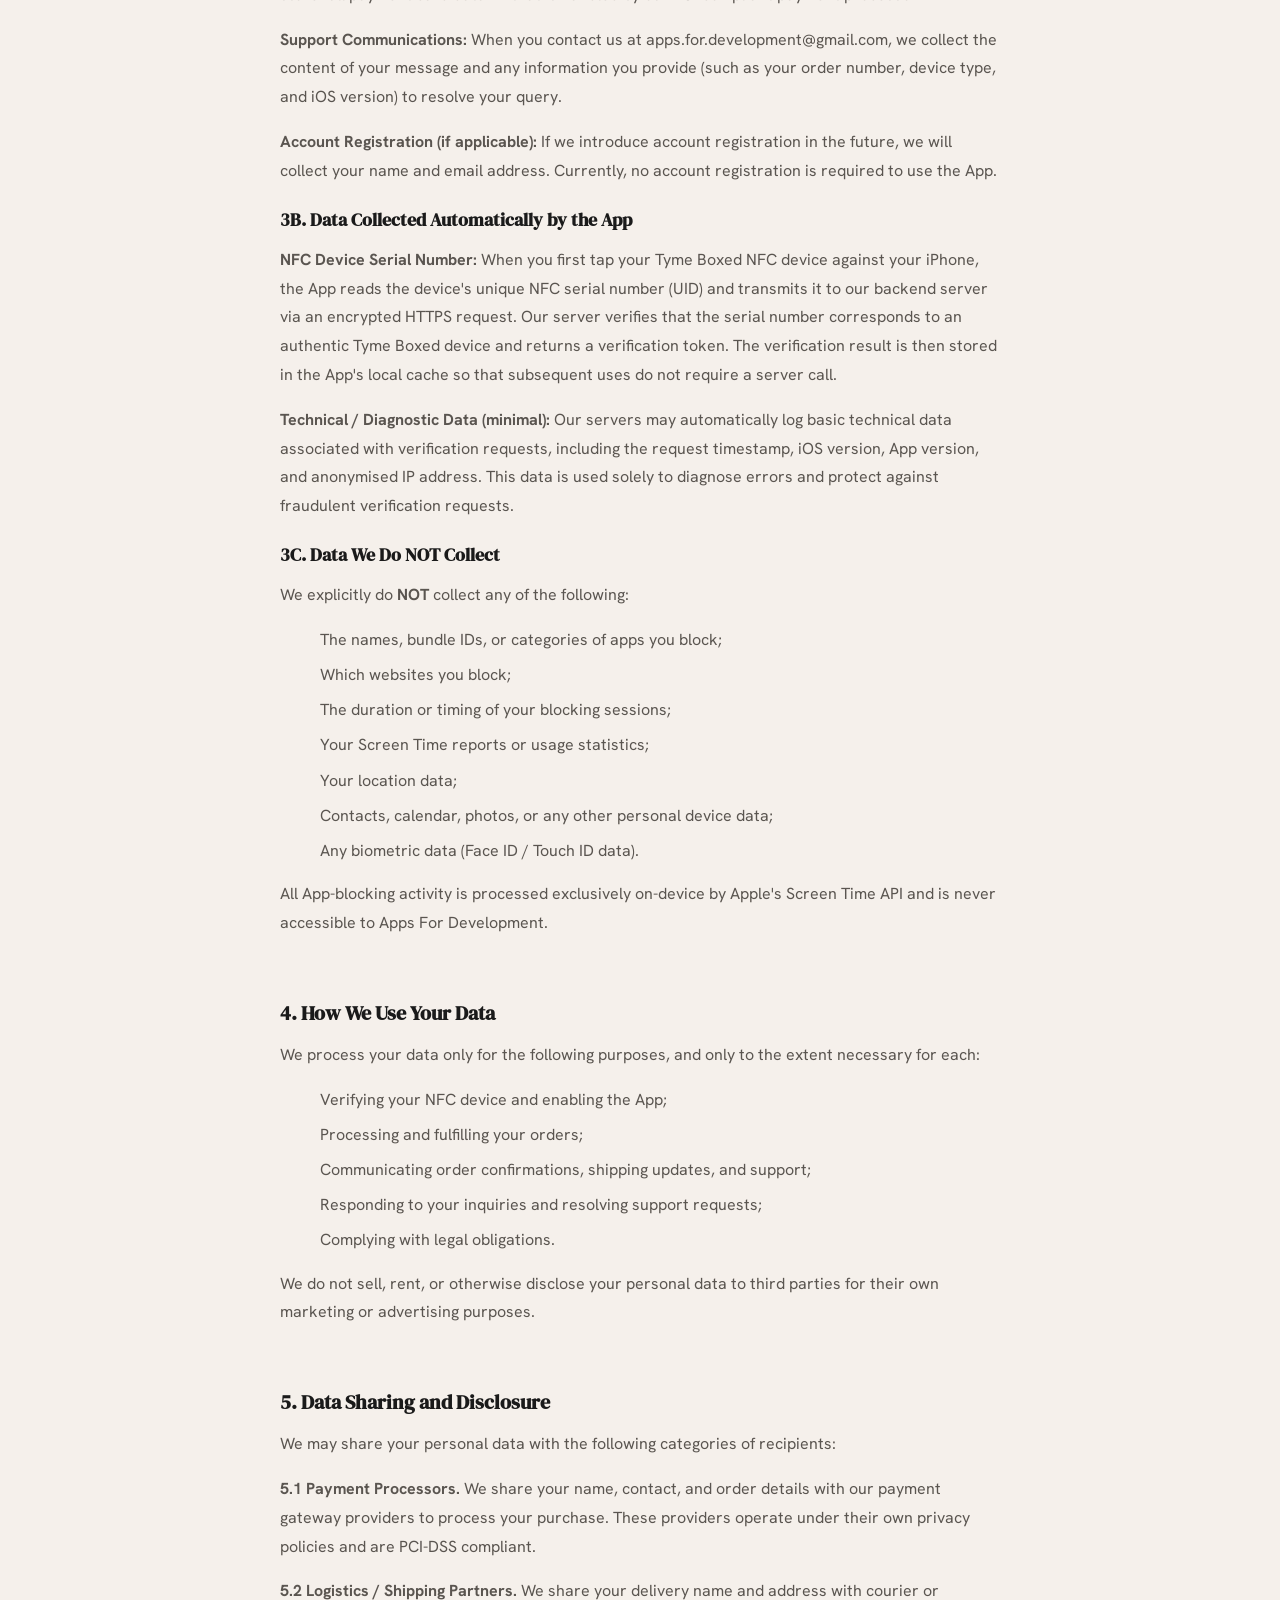
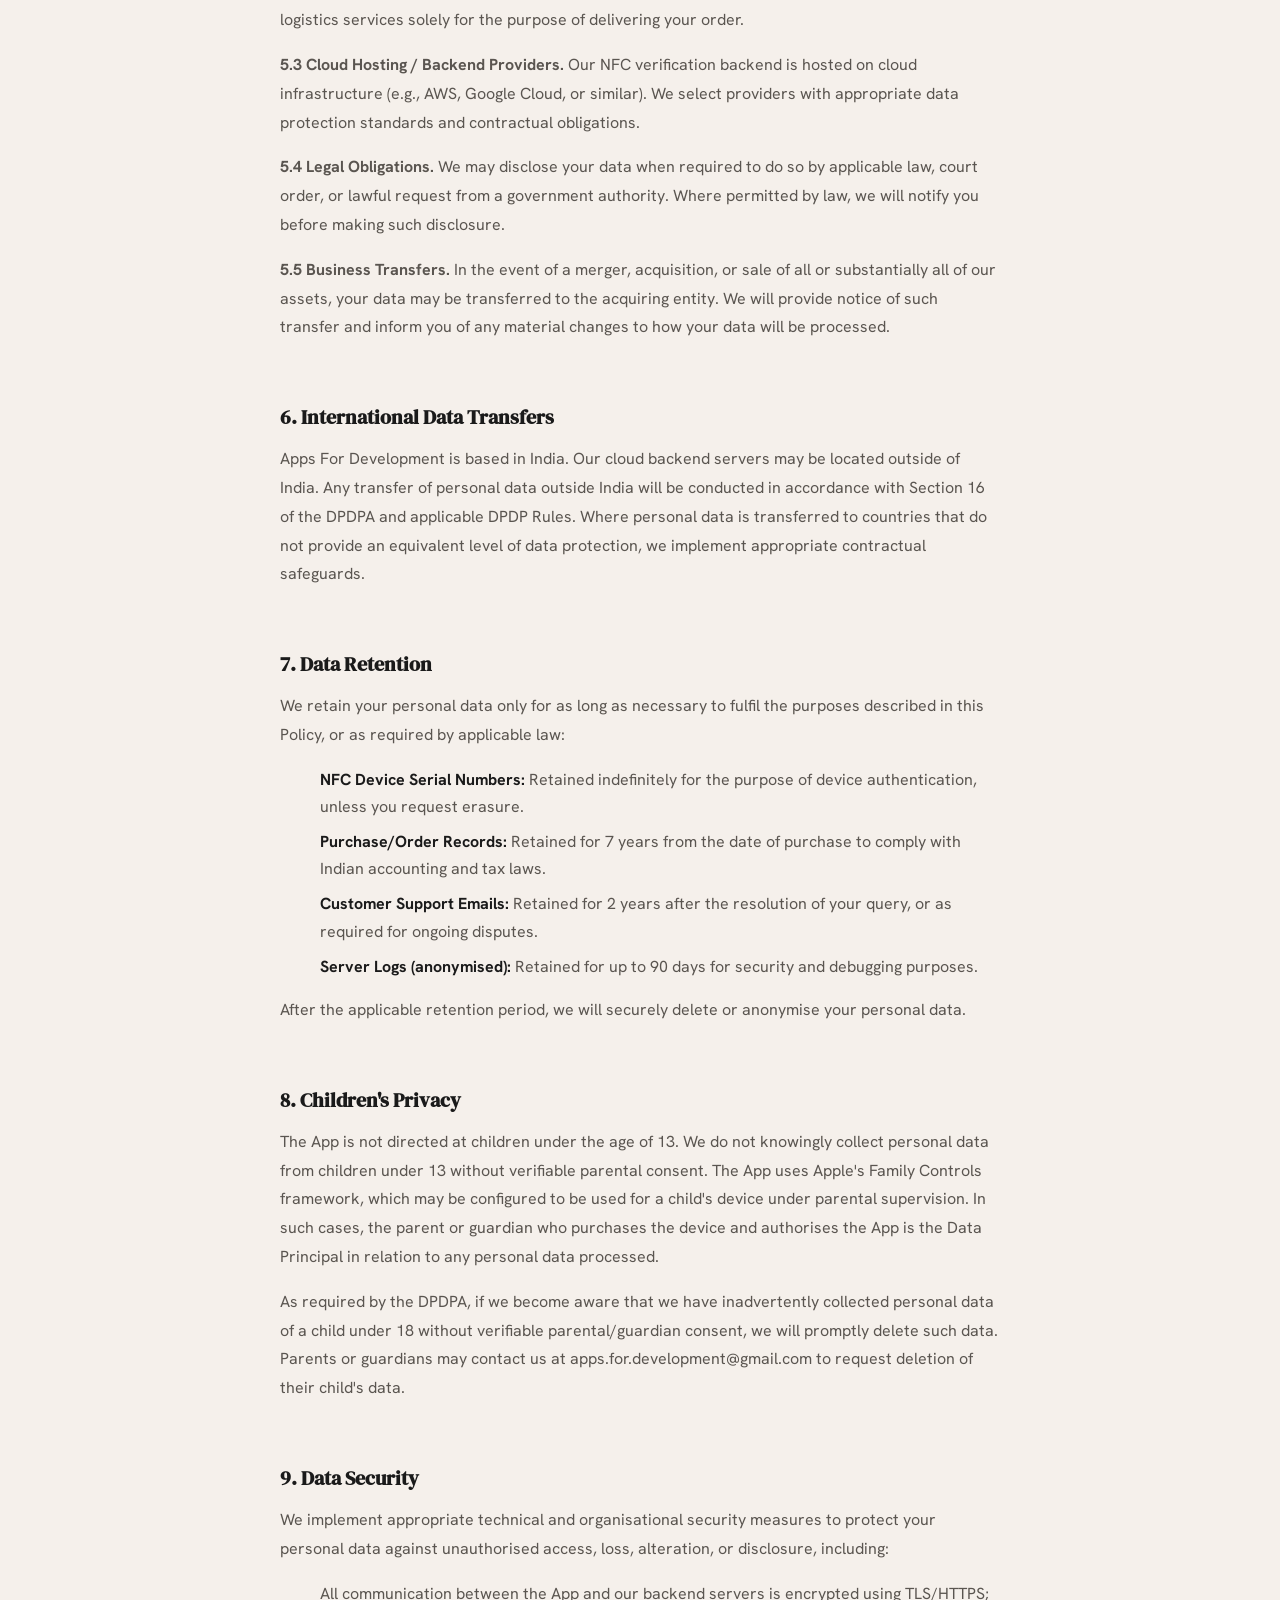
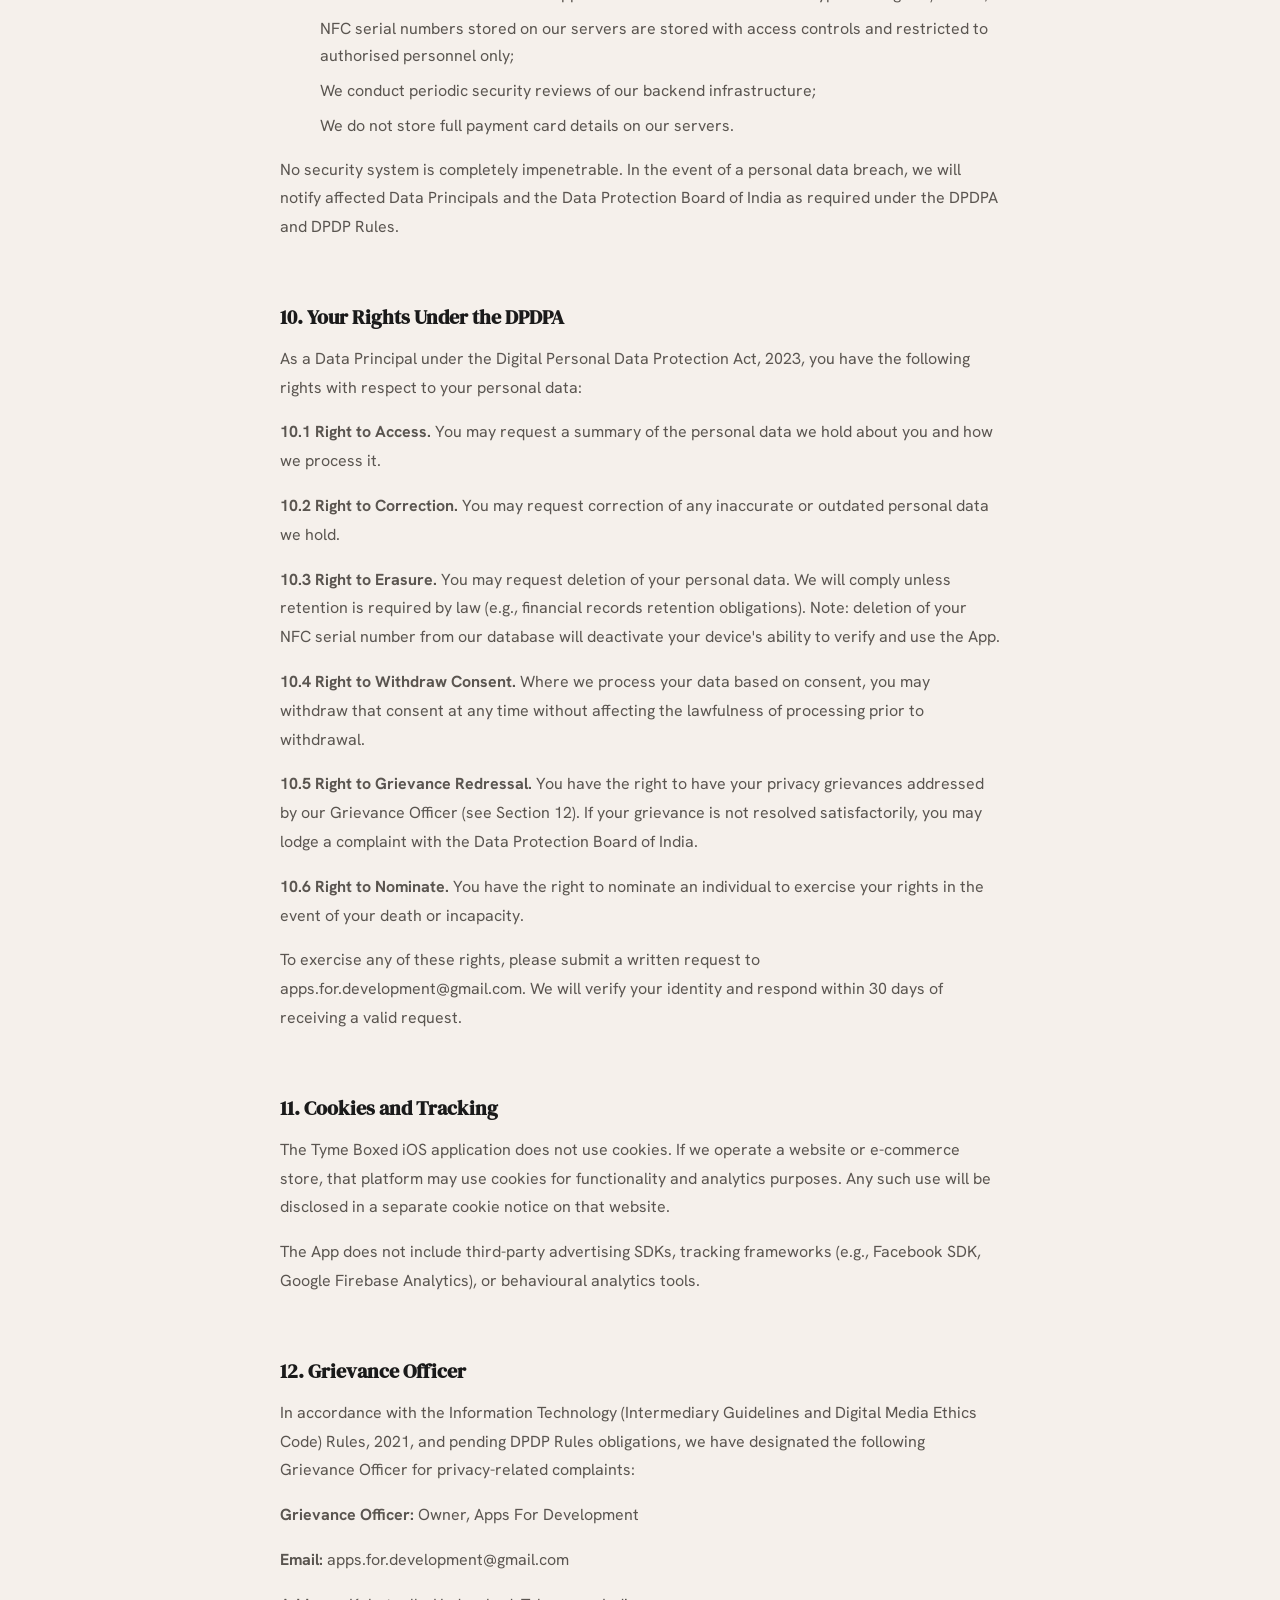
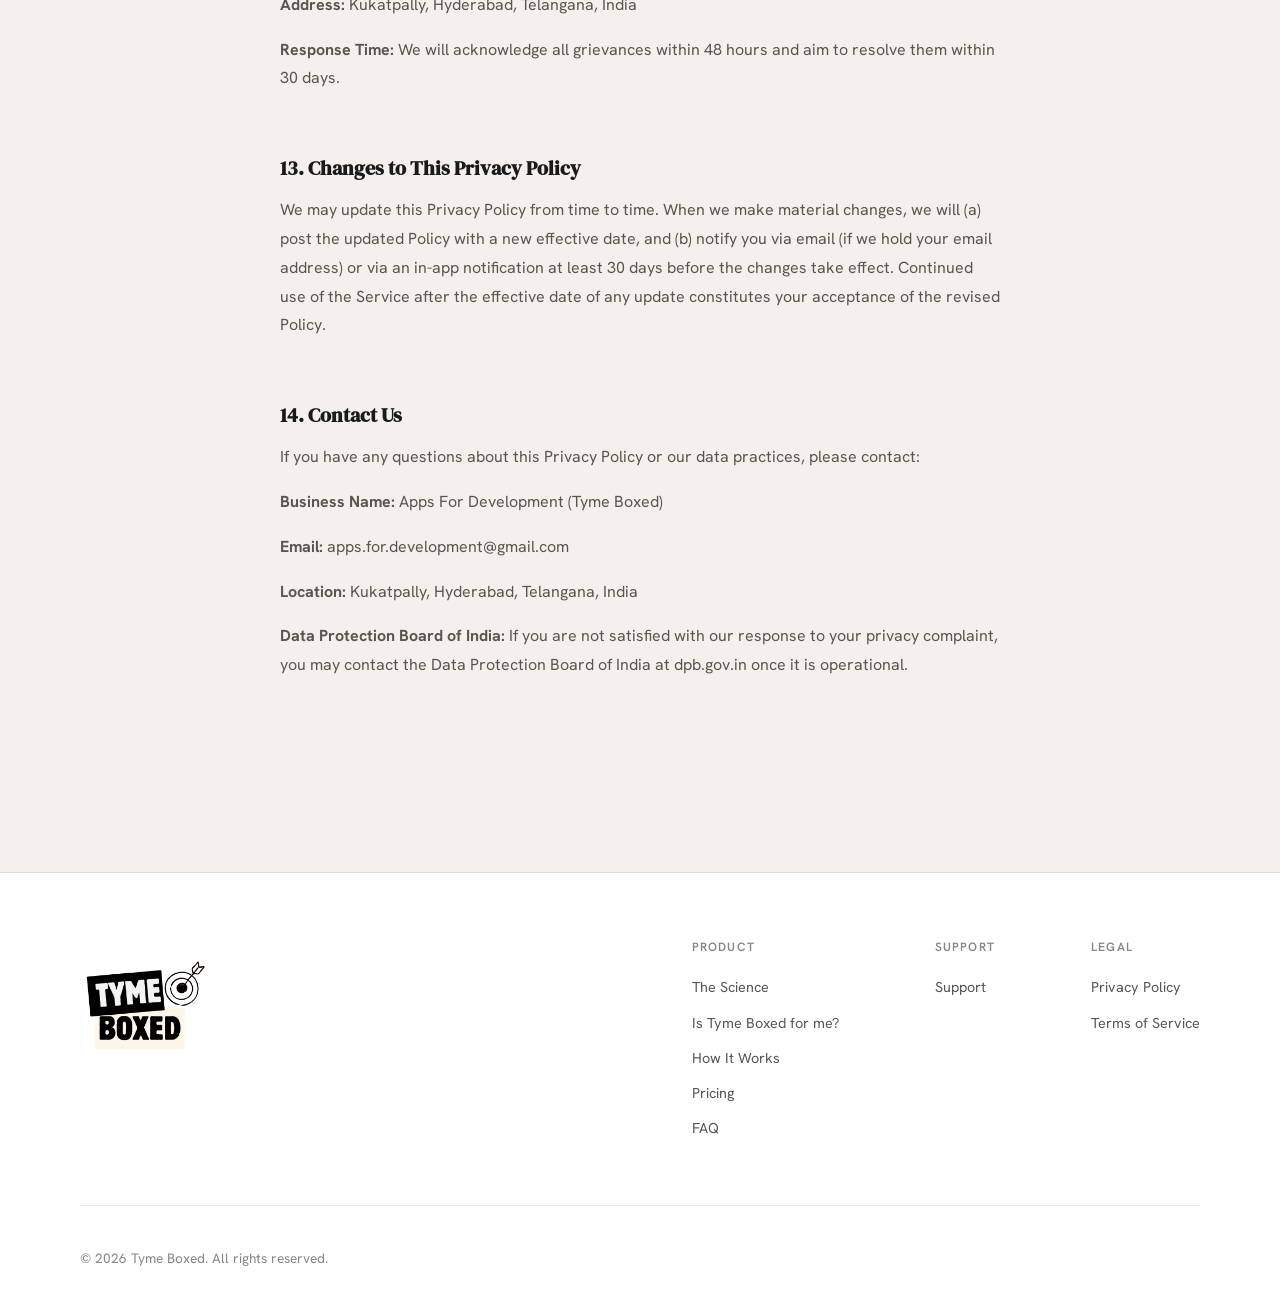
<file: privacy.html>
<!DOCTYPE html>
<html lang="en">

<head>
  <meta charset="UTF-8">
  <meta name="viewport" content="width=device-width, initial-scale=1.0">
  <title>Privacy Policy — Tyme Boxed</title>
  <meta name="description" content="Privacy Policy for Tyme Boxed. Learn how we collect, use, and protect your information.">
  <link rel="stylesheet" href="style.css">
   <link rel="icon" href="B11.png">
</head>

<body>

  <!-- ========== NAVIGATION ========== -->
  <nav class="navbar" id="navbar">
    <div class="container">
      <a href="index.html" class="nav-logo"><img src="B1.png" alt="Tyme Boxed"></a>
      <ul class="nav-links" id="navLinks">
        <li><a href="index.html">Home</a></li>
        <li><a href="science.html">The Science</a></li>
        <li><a href="quiz.html">Is Tyme Boxed for me?</a></li>
      </ul>
      <a href="preorder.html" class="nav-cta">
        Pre-order now
        <svg viewBox="0 0 24 24" fill="none" stroke="currentColor" stroke-width="2.5" stroke-linecap="round"
          stroke-linejoin="round">
          <line x1="7" y1="17" x2="17" y2="7" />
          <polyline points="7 7 17 7 17 17" />
        </svg>
      </a>
      <button class="nav-hamburger" id="navHamburger" aria-label="Toggle menu">
        <span></span><span></span><span></span>
      </button>
    </div>
  </nav>

  <!-- ========== PRIVACY POLICY ========== -->
  <div class="legal-page">
    <div class="legal-content">
      <h1 class="legal-title">Privacy Policy</h1>
      <p class="legal-updated">Last updated: February 2026</p>

      <section class="legal-section legal-highlight">
        <h2>Our Core Privacy Promise</h2>
        <p>We do <strong>NOT</strong> collect, transmit, or store any information about which apps or websites you choose to block. All blocking data stays on your device, protected by Apple's Screen Time framework. We only collect what is strictly necessary to verify your NFC device and provide the Service.</p>
      </section>

      <section class="legal-section">
        <h2>1. About Us</h2>
        <p>Apps For Development is an unregistered business entity operating the Tyme Boxed brand, based in Kukatpally, Hyderabad, Telangana, India. We develop and sell the Tyme Boxed NFC device and accompanying iOS application ("App") to help users manage their smartphone usage through physical NFC-based app blocking.</p>
        <p>This Privacy Policy describes how we collect, use, store, share, and protect the personal data we receive when you purchase a Tyme Boxed device, use our App, or interact with us. It also sets out your rights as a Data Principal under the Digital Personal Data Protection Act, 2023 (DPDPA) and DPDP Rules, 2025.</p>
        <p>The App is built upon the open-source Foqos application (MIT License, github.com/awaseem/foqos). Our primary modifications are the NFC device serial number verification system. The original Foqos application is privacy-first and stores all user data on-device; our modifications maintain this approach.</p>
      </section>

      <section class="legal-section">
        <h2>2. Scope of This Policy</h2>
        <p>This Policy applies to:</p>
        <ul class="legal-list">
          <li>All purchasers of a Tyme Boxed NFC device;</li>
          <li>All users of the Tyme Boxed iOS application;</li>
          <li>Visitors to our website or e-commerce store (if any);</li>
          <li>Any person who contacts us for support.</li>
        </ul>
        <p>This Policy does not apply to third-party websites, applications, or services that may be linked from our platforms. We encourage you to review the privacy policies of any third parties before sharing your data with them.</p>
      </section>

      <section class="legal-section">
        <h2>3. Data We Collect</h2>
        
        <h3>3A. Data You Provide to Us</h3>
        <p><strong>Purchase Information:</strong> When you buy a Tyme Boxed device, our payment partner collects your name, delivery address, email address, phone number, and payment details. We receive order confirmation details (order number, product purchased, amount paid) but do not directly receive or store full payment card data — that is handled by our PCI-compliant payment processor.</p>
        <p><strong>Support Communications:</strong> When you contact us at apps.for.development@gmail.com, we collect the content of your message and any information you provide (such as your order number, device type, and iOS version) to resolve your query.</p>
        <p><strong>Account Registration (if applicable):</strong> If we introduce account registration in the future, we will collect your name and email address. Currently, no account registration is required to use the App.</p>
        
        <h3>3B. Data Collected Automatically by the App</h3>
        <p><strong>NFC Device Serial Number:</strong> When you first tap your Tyme Boxed NFC device against your iPhone, the App reads the device's unique NFC serial number (UID) and transmits it to our backend server via an encrypted HTTPS request. Our server verifies that the serial number corresponds to an authentic Tyme Boxed device and returns a verification token. The verification result is then stored in the App's local cache so that subsequent uses do not require a server call.</p>
        <p><strong>Technical / Diagnostic Data (minimal):</strong> Our servers may automatically log basic technical data associated with verification requests, including the request timestamp, iOS version, App version, and anonymised IP address. This data is used solely to diagnose errors and protect against fraudulent verification requests.</p>
        
        <h3>3C. Data We Do NOT Collect</h3>
        <p>We explicitly do <strong>NOT</strong> collect any of the following:</p>
        <ul class="legal-list">
          <li>The names, bundle IDs, or categories of apps you block;</li>
          <li>Which websites you block;</li>
          <li>The duration or timing of your blocking sessions;</li>
          <li>Your Screen Time reports or usage statistics;</li>
          <li>Your location data;</li>
          <li>Contacts, calendar, photos, or any other personal device data;</li>
          <li>Any biometric data (Face ID / Touch ID data).</li>
        </ul>
        <p>All App-blocking activity is processed exclusively on-device by Apple's Screen Time API and is never accessible to Apps For Development.</p>
      </section>

      <section class="legal-section">
        <h2>4. How We Use Your Data</h2>
        <p>We process your data only for the following purposes, and only to the extent necessary for each:</p>
        <ul class="legal-list">
          <li>Verifying your NFC device and enabling the App;</li>
          <li>Processing and fulfilling your orders;</li>
          <li>Communicating order confirmations, shipping updates, and support;</li>
          <li>Responding to your inquiries and resolving support requests;</li>
          <li>Complying with legal obligations.</li>
        </ul>
        <p>We do not sell, rent, or otherwise disclose your personal data to third parties for their own marketing or advertising purposes.</p>
      </section>

      <section class="legal-section">
        <h2>5. Data Sharing and Disclosure</h2>
        <p>We may share your personal data with the following categories of recipients:</p>
        <p><strong>5.1 Payment Processors.</strong> We share your name, contact, and order details with our payment gateway providers to process your purchase. These providers operate under their own privacy policies and are PCI-DSS compliant.</p>
        <p><strong>5.2 Logistics / Shipping Partners.</strong> We share your delivery name and address with courier or logistics services solely for the purpose of delivering your order.</p>
        <p><strong>5.3 Cloud Hosting / Backend Providers.</strong> Our NFC verification backend is hosted on cloud infrastructure (e.g., AWS, Google Cloud, or similar). We select providers with appropriate data protection standards and contractual obligations.</p>
        <p><strong>5.4 Legal Obligations.</strong> We may disclose your data when required to do so by applicable law, court order, or lawful request from a government authority. Where permitted by law, we will notify you before making such disclosure.</p>
        <p><strong>5.5 Business Transfers.</strong> In the event of a merger, acquisition, or sale of all or substantially all of our assets, your data may be transferred to the acquiring entity. We will provide notice of such transfer and inform you of any material changes to how your data will be processed.</p>
      </section>

      <section class="legal-section">
        <h2>6. International Data Transfers</h2>
        <p>Apps For Development is based in India. Our cloud backend servers may be located outside of India. Any transfer of personal data outside India will be conducted in accordance with Section 16 of the DPDPA and applicable DPDP Rules. Where personal data is transferred to countries that do not provide an equivalent level of data protection, we implement appropriate contractual safeguards.</p>
      </section>

      <section class="legal-section">
        <h2>7. Data Retention</h2>
        <p>We retain your personal data only for as long as necessary to fulfil the purposes described in this Policy, or as required by applicable law:</p>
        <ul class="legal-list">
          <li><strong>NFC Device Serial Numbers:</strong> Retained indefinitely for the purpose of device authentication, unless you request erasure.</li>
          <li><strong>Purchase/Order Records:</strong> Retained for 7 years from the date of purchase to comply with Indian accounting and tax laws.</li>
          <li><strong>Customer Support Emails:</strong> Retained for 2 years after the resolution of your query, or as required for ongoing disputes.</li>
          <li><strong>Server Logs (anonymised):</strong> Retained for up to 90 days for security and debugging purposes.</li>
        </ul>
        <p>After the applicable retention period, we will securely delete or anonymise your personal data.</p>
      </section>

      <section class="legal-section">
        <h2>8. Children's Privacy</h2>
        <p>The App is not directed at children under the age of 13. We do not knowingly collect personal data from children under 13 without verifiable parental consent. The App uses Apple's Family Controls framework, which may be configured to be used for a child's device under parental supervision. In such cases, the parent or guardian who purchases the device and authorises the App is the Data Principal in relation to any personal data processed.</p>
        <p>As required by the DPDPA, if we become aware that we have inadvertently collected personal data of a child under 18 without verifiable parental/guardian consent, we will promptly delete such data. Parents or guardians may contact us at apps.for.development@gmail.com to request deletion of their child's data.</p>
      </section>

      <section class="legal-section">
        <h2>9. Data Security</h2>
        <p>We implement appropriate technical and organisational security measures to protect your personal data against unauthorised access, loss, alteration, or disclosure, including:</p>
        <ul class="legal-list">
          <li>All communication between the App and our backend servers is encrypted using TLS/HTTPS;</li>
          <li>NFC serial numbers stored on our servers are stored with access controls and restricted to authorised personnel only;</li>
          <li>We conduct periodic security reviews of our backend infrastructure;</li>
          <li>We do not store full payment card details on our servers.</li>
        </ul>
        <p>No security system is completely impenetrable. In the event of a personal data breach, we will notify affected Data Principals and the Data Protection Board of India as required under the DPDPA and DPDP Rules.</p>
      </section>

      <section class="legal-section">
        <h2>10. Your Rights Under the DPDPA</h2>
        <p>As a Data Principal under the Digital Personal Data Protection Act, 2023, you have the following rights with respect to your personal data:</p>
        <p><strong>10.1 Right to Access.</strong> You may request a summary of the personal data we hold about you and how we process it.</p>
        <p><strong>10.2 Right to Correction.</strong> You may request correction of any inaccurate or outdated personal data we hold.</p>
        <p><strong>10.3 Right to Erasure.</strong> You may request deletion of your personal data. We will comply unless retention is required by law (e.g., financial records retention obligations). Note: deletion of your NFC serial number from our database will deactivate your device's ability to verify and use the App.</p>
        <p><strong>10.4 Right to Withdraw Consent.</strong> Where we process your data based on consent, you may withdraw that consent at any time without affecting the lawfulness of processing prior to withdrawal.</p>
        <p><strong>10.5 Right to Grievance Redressal.</strong> You have the right to have your privacy grievances addressed by our Grievance Officer (see Section 12). If your grievance is not resolved satisfactorily, you may lodge a complaint with the Data Protection Board of India.</p>
        <p><strong>10.6 Right to Nominate.</strong> You have the right to nominate an individual to exercise your rights in the event of your death or incapacity.</p>
        <p>To exercise any of these rights, please submit a written request to apps.for.development@gmail.com. We will verify your identity and respond within 30 days of receiving a valid request.</p>
      </section>

      <section class="legal-section">
        <h2>11. Cookies and Tracking</h2>
        <p>The Tyme Boxed iOS application does not use cookies. If we operate a website or e-commerce store, that platform may use cookies for functionality and analytics purposes. Any such use will be disclosed in a separate cookie notice on that website.</p>
        <p>The App does not include third-party advertising SDKs, tracking frameworks (e.g., Facebook SDK, Google Firebase Analytics), or behavioural analytics tools.</p>
      </section>

      <section class="legal-section">
        <h2>12. Grievance Officer</h2>
        <p>In accordance with the Information Technology (Intermediary Guidelines and Digital Media Ethics Code) Rules, 2021, and pending DPDP Rules obligations, we have designated the following Grievance Officer for privacy-related complaints:</p>
        <p><strong>Grievance Officer:</strong> Owner, Apps For Development</p>
        <p><strong>Email:</strong> apps.for.development@gmail.com</p>
        <p><strong>Address:</strong> Kukatpally, Hyderabad, Telangana, India</p>
        <p><strong>Response Time:</strong> We will acknowledge all grievances within 48 hours and aim to resolve them within 30 days.</p>
      </section>

      <section class="legal-section">
        <h2>13. Changes to This Privacy Policy</h2>
        <p>We may update this Privacy Policy from time to time. When we make material changes, we will (a) post the updated Policy with a new effective date, and (b) notify you via email (if we hold your email address) or via an in-app notification at least 30 days before the changes take effect. Continued use of the Service after the effective date of any update constitutes your acceptance of the revised Policy.</p>
      </section>

      <section class="legal-section">
        <h2>14. Contact Us</h2>
        <p>If you have any questions about this Privacy Policy or our data practices, please contact:</p>
        <p><strong>Business Name:</strong> Apps For Development (Tyme Boxed)</p>
        <p><strong>Email:</strong> apps.for.development@gmail.com</p>
        <p><strong>Location:</strong> Kukatpally, Hyderabad, Telangana, India</p>
        <p><strong>Data Protection Board of India:</strong> If you are not satisfied with our response to your privacy complaint, you may contact the Data Protection Board of India at dpb.gov.in once it is operational.</p>
      </section>
    </div>
  </div>

  <!-- ========== FOOTER ========== -->
  <footer class="footer">
    <div class="container">
      <div class="footer-top">
        <a href="index.html" class="footer-logo"><img src="B1.png" alt="Tyme Boxed"></a>
        <nav class="footer-nav">
          <div class="footer-nav-group">
            <span class="footer-nav-label">Product</span>
            <ul class="footer-links">
              <li><a href="science.html">The Science</a></li>
              <li><a href="quiz.html">Is Tyme Boxed for me?</a></li>
              <li><a href="index.html#how-it-works">How It Works</a></li>
              <li><a href="index.html#pricing">Pricing</a></li>
              <li><a href="index.html#faq">FAQ</a></li>
            </ul>
          </div>
          <div class="footer-nav-group">
            <span class="footer-nav-label">Support</span>
            <ul class="footer-links">
              <li><a href="support.html">Support</a></li>
            </ul>
          </div>
          <div class="footer-nav-group">
            <span class="footer-nav-label">Legal</span>
            <ul class="footer-links">
              <li><a href="privacy.html">Privacy Policy</a></li>
              <li><a href="terms.html">Terms of Service</a></li>
            </ul>
          </div>
        </nav>
      </div>
      <div class="footer-bottom">
        <p class="footer-copy">&copy; 2026 Tyme Boxed. All rights reserved.</p>
      </div>
    </div>
  </footer>

  <script src="script.js"></script>
</body>

</html>
</file>
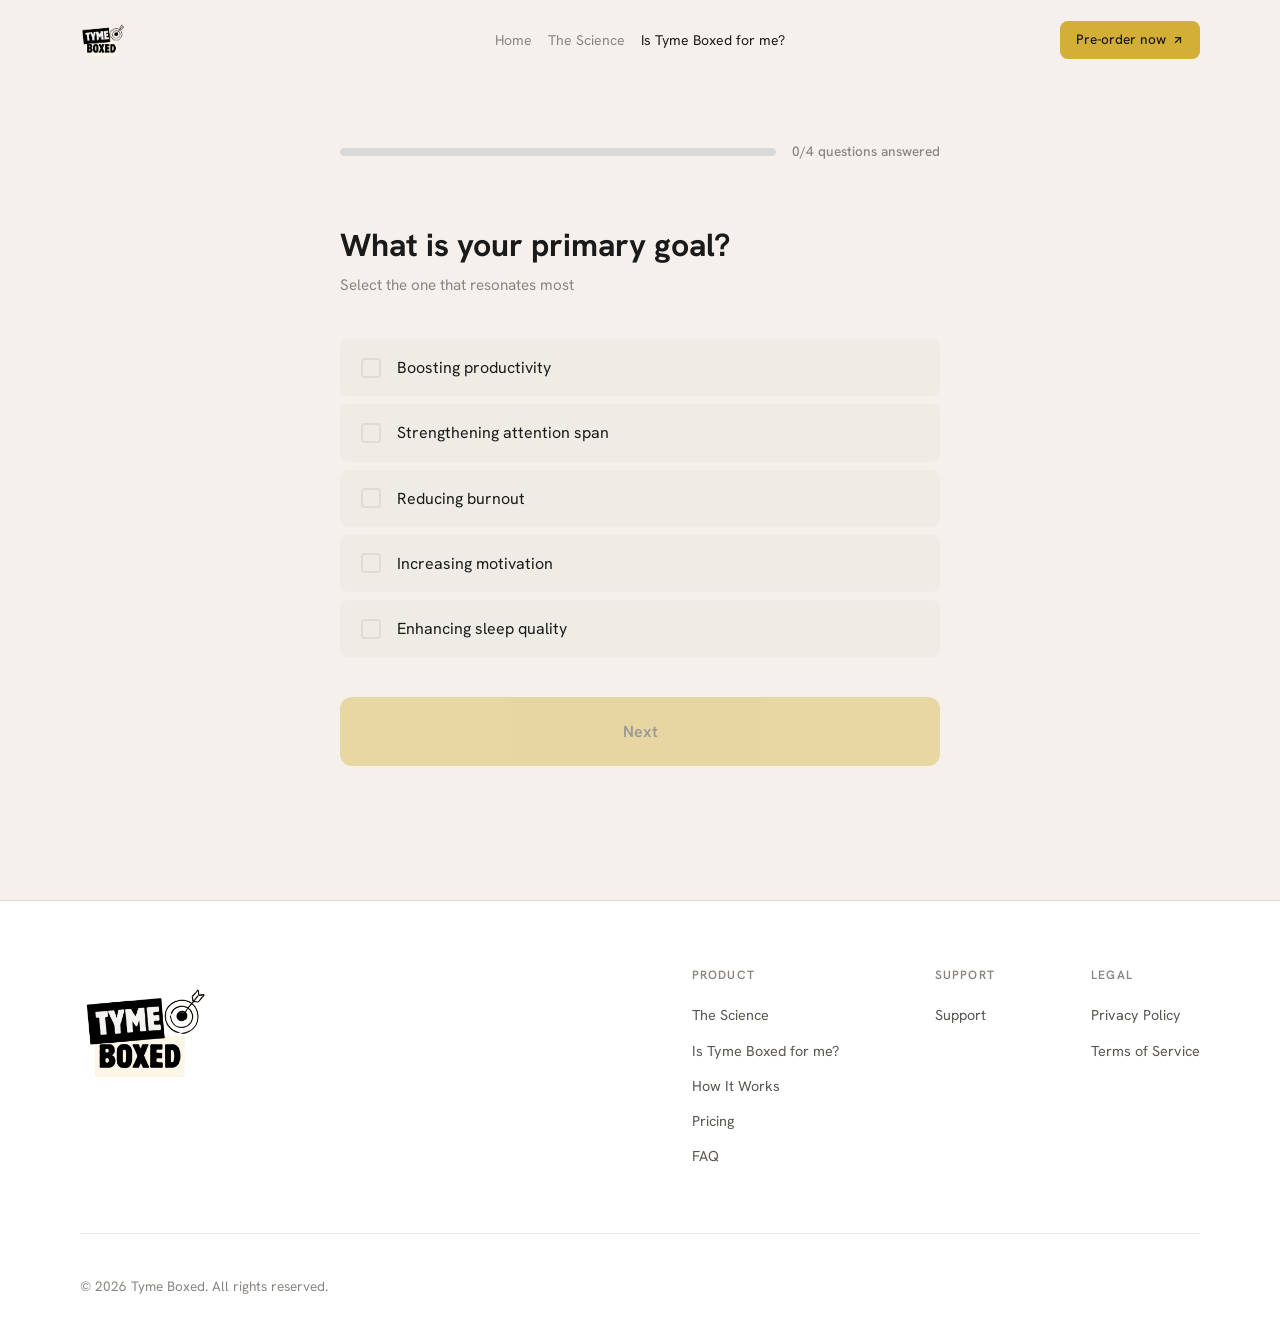
<file: quiz.html>
<!DOCTYPE html>
<html lang="en">

<head>
    <meta charset="UTF-8">
    <meta name="viewport" content="width=device-width, initial-scale=1.0">
    <title>Is Tyme Boxed for me?-Find out in 60 seconds</title>
    <meta name="description"
        content="Take a quick interactive quiz to discover if Tyme Boxed can help you reclaim your time, focus, and intention.">
    <link rel="stylesheet" href="style.css">
     <link rel="icon" href="B11.png">
</head>

<body>

    <!-- ========== NAVIGATION ========== -->
    <nav class="navbar" id="navbar">
        <div class="container">
            <a href="index.html" class="nav-logo"><img src="B1.png" alt="Tyme Boxed"></a>
            <ul class="nav-links" id="navLinks">
                <li><a href="index.html">Home</a></li>
                <li><a href="science.html">The Science</a></li>
                <li><a href="quiz.html" class="active">Is Tyme Boxed for me?</a></li>
            </ul>
            <a href="preorder.html" class="nav-cta">
                Pre-order now
                <svg viewBox="0 0 24 24" fill="none" stroke="currentColor" stroke-width="2.5" stroke-linecap="round"
                    stroke-linejoin="round">
                    <line x1="7" y1="17" x2="17" y2="7" />
                    <polyline points="7 7 17 7 17 17" />
                </svg>
            </a>
            <button class="nav-hamburger" id="navHamburger" aria-label="Toggle menu">
                <span></span><span></span><span></span>
            </button>
        </div>
    </nav>

    <!-- ========== QUIZ PAGE ========== -->
    <div class="quiz-page">
        <div class="quiz-container">

            <!-- Progress Bar -->
            <div class="quiz-progress" id="quizProgress">
                <div class="quiz-progress-bar">
                    <div class="quiz-progress-fill" id="quizProgressFill" style="width: 0%"></div>
                </div>
                <span class="quiz-progress-text" id="quizProgressText">0/4 questions answered</span>
            </div>

            <!-- Slide Viewport -->
            <div class="quiz-slider" id="quizSlider">

                <!-- ===== Q1: Primary Goal ===== -->
                <div class="quiz-slide active" id="quizStep1" data-step="1">
                    <h2>What is your primary goal?</h2>
                    <p class="quiz-subtitle">Select the one that resonates most</p>

                    <div class="quiz-options" data-multi="false">
                        <div class="quiz-option" data-value="productivity" data-points="0">
                            <div class="quiz-radio"></div>
                            <span>Boosting productivity</span>
                        </div>
                        <div class="quiz-option" data-value="attention" data-points="0">
                            <div class="quiz-radio"></div>
                            <span>Strengthening attention span</span>
                        </div>
                        <div class="quiz-option" data-value="burnout" data-points="0">
                            <div class="quiz-radio"></div>
                            <span>Reducing burnout</span>
                        </div>
                        <div class="quiz-option" data-value="motivation" data-points="0">
                            <div class="quiz-radio"></div>
                            <span>Increasing motivation</span>
                        </div>
                        <div class="quiz-option" data-value="sleep" data-points="0">
                            <div class="quiz-radio"></div>
                            <span>Enhancing sleep quality</span>
                        </div>
                    </div>

                    <button class="quiz-next" id="quizNext1">Next</button>
                </div>


                <!-- ===== Q2: Past Attempts ===== -->
                <div class="quiz-slide" id="quizStep2" data-step="2">
                    <h2>Which of the following have you<br>tried for screen time reduction?</h2>
                    <p class="quiz-subtitle">Select all that apply</p>

                    <div class="quiz-options" data-multi="true">
                        <div class="quiz-option" data-value="screenlimits" data-points="0">
                            <div class="quiz-checkbox"></div>
                            <span>Screen Time limits</span>
                        </div>
                        <div class="quiz-option" data-value="deleting" data-points="0">
                            <div class="quiz-checkbox"></div>
                            <span>Deleting apps</span>
                        </div>
                        <div class="quiz-option" data-value="grayscale" data-points="0">
                            <div class="quiz-checkbox"></div>
                            <span>Grayscale mode</span>
                        </div>
                        <div class="quiz-option" data-value="willpower" data-points="0">
                            <div class="quiz-checkbox"></div>
                            <span>Willpower alone</span>
                        </div>
                    </div>

                    <button class="quiz-next" id="quizNext2">Next</button>
                </div>


                <!-- ===== Q3: The Dopamine Itch (SCORED) ===== -->
                <div class="quiz-slide" id="quizStep3" data-step="3">
                    <h2>How long can you focus before<br>feeling the urge to check your phone?</h2>
                    <p class="quiz-subtitle">Be honest — no one's watching</p>

                    <div class="quiz-options" data-multi="false">
                        <div class="quiz-option" data-value="under5" data-points="25">
                            <div class="quiz-radio"></div>
                            <span>Less than 5 minutes</span>
                        </div>
                        <div class="quiz-option" data-value="5to15" data-points="15">
                            <div class="quiz-radio"></div>
                            <span>5 – 15 minutes</span>
                        </div>
                        <div class="quiz-option" data-value="15to30" data-points="10">
                            <div class="quiz-radio"></div>
                            <span>15 – 30 minutes</span>
                        </div>
                        <div class="quiz-option" data-value="over30" data-points="5">
                            <div class="quiz-radio"></div>
                            <span>30+ minutes</span>
                        </div>
                    </div>

                    <button class="quiz-next" id="quizNext3">Next</button>
                </div>


                <!-- ===== Q4: PFC Control (SCORED) ===== -->
                <div class="quiz-slide" id="quizStep4" data-step="4">
                    <h2>How often do you<br>"Ignore Limit" on your phone apps?</h2>
                    <p class="quiz-subtitle">That little button that undoes all your good intentions</p>

                    <div class="quiz-options" data-multi="false">
                        <div class="quiz-option" data-value="daily" data-points="25">
                            <div class="quiz-radio"></div>
                            <span>Daily — it's basically muscle memory</span>
                        </div>
                        <div class="quiz-option" data-value="fewweek" data-points="15">
                            <div class="quiz-radio"></div>
                            <span>A few times a week</span>
                        </div>
                        <div class="quiz-option" data-value="rarely" data-points="5">
                            <div class="quiz-radio"></div>
                            <span>Rarely</span>
                        </div>
                    </div>

                    <button class="quiz-next" id="quizNext4">See your results</button>
                </div>

            </div><!-- /quiz-slider -->


            <!-- ===== SCIENCE TRANSITION ===== -->
            <div class="quiz-transition" id="quizTransition">
                <div class="quiz-transition-inner">
                    <div class="quiz-transition-icon">🧠</div>
                    <h3>Analyzing your PFC profile…</h3>
                    <p>Modern life overloads the brain's control center, the <strong>Prefrontal Cortex (PFC)</strong>.
                        It governs focus, decision-making, and impulse control.</p>
                    <p>Tyme Boxed uses <strong>friction-based recovery</strong> to strengthen the PFC, helping you
                        transition from a <em>"High-Reactive"</em> state to <em>"Deep Flow."</em></p>
                    <div class="quiz-transition-loader">
                        <div class="quiz-transition-bar"></div>
                    </div>
                </div>
            </div>


            <!-- ===== RESULT PAGE ===== -->
            <div class="quiz-result" id="quizResult">

                <div class="quiz-result-split">
                    <div class="quiz-result-left">
                        <span class="section-label" id="resultLabel">YOUR RESULT</span>
                        <h2 id="resultHeadline">Tyme Boxed is a strong fit for you.</h2>
                        <p id="resultSubtext">Based on your answers, your Prefrontal Cortex is in a high-reactive state
                            — constantly overloaded by micro-decisions and dopamine-driven interruptions. Tyme Boxed was
                            built for exactly this.</p>

                        <!-- Stats — Mave-style horizontal rows -->
                        <h3 class="result-stats-heading">Results after 4 weeks with Tyme Boxed:</h3>
                        <div class="quiz-result-stats" id="resultStats">
                            <div class="result-stat-card">
                                <span class="result-stat-chevron">›</span>
                                <div class="result-stat-label">Mood</div>
                                <div class="result-stat-pct" data-stat="mood">+77%</div>
                            </div>
                            <div class="result-stat-card">
                                <span class="result-stat-chevron">›</span>
                                <div class="result-stat-label">Focus</div>
                                <div class="result-stat-pct" data-stat="focus">+75%</div>
                            </div>
                            <div class="result-stat-card">
                                <span class="result-stat-chevron">›</span>
                                <div class="result-stat-label">Sleep</div>
                                <div class="result-stat-pct" data-stat="sleep">+70%</div>
                            </div>
                            <div class="result-stat-card">
                                <span class="result-stat-chevron">›</span>
                                <div class="result-stat-label">Productivity</div>
                                <div class="result-stat-pct" data-stat="productivity">+63%</div>
                            </div>
                        </div>

                        <!-- CTA -->
                        <div class="quiz-result-cta">
                            <div class="quiz-email-form">
                                <p>Get early access at ₹999 (50% off launch price):</p>
                                <input type="email" class="quiz-email-input" placeholder="Your email address"
                                    id="quizEmail">
                                <button class="quiz-email-submit" id="quizEmailSubmit">Get Early Access</button>
                            </div>

                            <button class="quiz-retake" id="quizRetake">↻ Re-take Quiz</button>
                        </div>
                    </div>

                    <div class="quiz-result-right">
                        <img src="results-lifestyle.png" alt="Peaceful lifestyle — digital wellness">
                    </div>
                </div>

            </div>

        </div>
    </div>

    <!-- ========== FOOTER ========== -->
    <footer class="footer">
        <div class="container">
            <div class="footer-top">
                <a href="index.html" class="footer-logo"><img src="B1.png" alt="Tyme Boxed"></a>
                <nav class="footer-nav">
                    <div class="footer-nav-group">
                        <span class="footer-nav-label">Product</span>
                        <ul class="footer-links">
                            <li><a href="science.html">The Science</a></li>
                            <li><a href="quiz.html">Is Tyme Boxed for me?</a></li>
                            <li><a href="index.html#how-it-works">How It Works</a></li>
                            <li><a href="index.html#pricing">Pricing</a></li>
                            <li><a href="index.html#faq">FAQ</a></li>
                        </ul>
                    </div>
                    <div class="footer-nav-group">
                        <span class="footer-nav-label">Support</span>
                        <ul class="footer-links">
                            <li><a href="support.html">Support</a></li>
                        </ul>
                    </div>
                    <div class="footer-nav-group">
                        <span class="footer-nav-label">Legal</span>
                        <ul class="footer-links">
                            <li><a href="privacy.html">Privacy Policy</a></li>
                            <li><a href="terms.html">Terms of Service</a></li>
                        </ul>
                    </div>
                </nav>
            </div>
            <div class="footer-bottom">
                <p class="footer-copy">&copy; 2026 Tyme Boxed. All rights reserved.</p>
            </div>
        </div>
    </footer>

    <script src="script.js"></script>
</body>

</html>
</file>
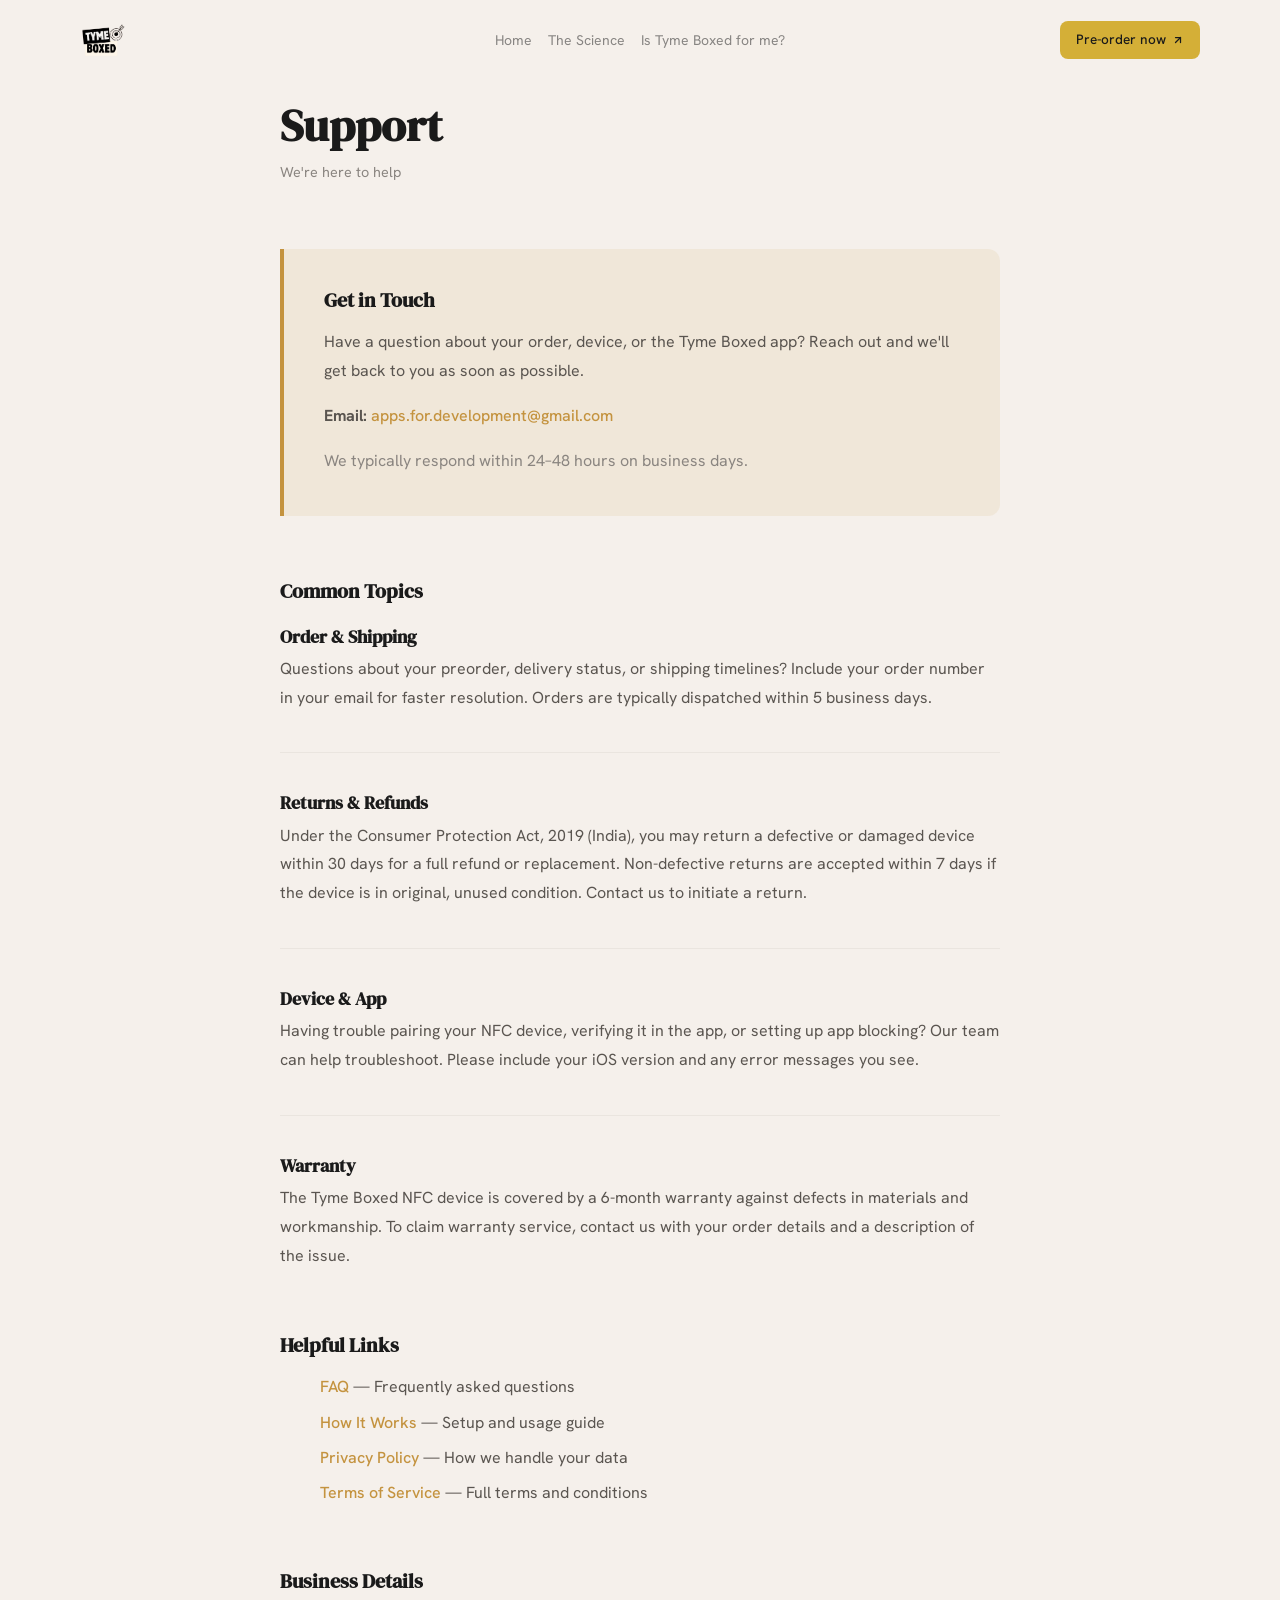
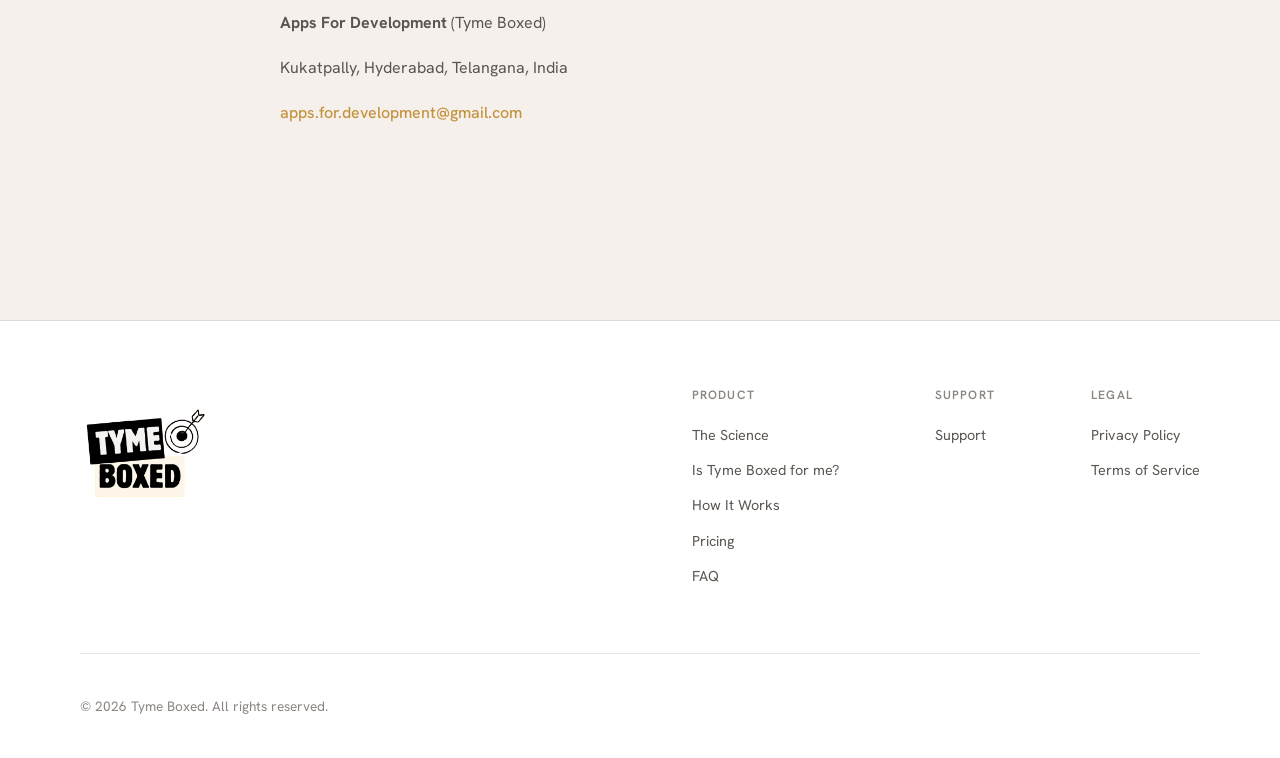
<file: support.html>
<!DOCTYPE html>
<html lang="en">

<head>
  <meta charset="UTF-8">
  <meta name="viewport" content="width=device-width, initial-scale=1.0">
  <title>Support — Tyme Boxed</title>
  <meta name="description" content="Get help with Tyme Boxed. Contact us for orders, shipping, returns, device setup, and warranty support.">
  <link rel="stylesheet" href="style.css">
  <link rel="icon" href="B11.png">
</head>

<body>

  <!-- ========== NAVIGATION ========== -->
  <nav class="navbar" id="navbar">
    <div class="container">
      <a href="index.html" class="nav-logo"><img src="B1.png" alt="Tyme Boxed"></a>
      <ul class="nav-links" id="navLinks">
        <li><a href="index.html">Home</a></li>
        <li><a href="science.html">The Science</a></li>
        <li><a href="quiz.html">Is Tyme Boxed for me?</a></li>
      </ul>
      <a href="preorder.html" class="nav-cta">
        Pre-order now
        <svg viewBox="0 0 24 24" fill="none" stroke="currentColor" stroke-width="2.5" stroke-linecap="round"
          stroke-linejoin="round">
          <line x1="7" y1="17" x2="17" y2="7" />
          <polyline points="7 7 17 7 17 17" />
        </svg>
      </a>
      <button class="nav-hamburger" id="navHamburger" aria-label="Toggle menu">
        <span></span><span></span><span></span>
      </button>
    </div>
  </nav>

  <!-- ========== SUPPORT PAGE ========== -->
  <div class="legal-page">
    <div class="legal-content">
      <h1 class="legal-title">Support</h1>
      <p class="legal-updated">We&apos;re here to help</p>

      <section class="legal-section support-highlight">
        <h2>Get in Touch</h2>
        <p>Have a question about your order, device, or the Tyme Boxed app? Reach out and we&apos;ll get back to you as soon as possible.</p>
        <p class="support-email-row">
          <strong>Email:</strong>
          <a href="mailto:apps.for.development@gmail.com" class="support-link">apps.for.development@gmail.com</a>
        </p>
        <p class="support-response-note">
          We typically respond within 24–48 hours on business days.
        </p>
      </section>

      <section class="legal-section">
        <h2>Common Topics</h2>

        <div class="support-topic">
          <h3>Order &amp; Shipping</h3>
          <p>Questions about your preorder, delivery status, or shipping timelines? Include your order number in your email for faster resolution. Orders are typically dispatched within 5 business days.</p>
        </div>

        <div class="support-topic">
          <h3>Returns &amp; Refunds</h3>
          <p>Under the Consumer Protection Act, 2019 (India), you may return a defective or damaged device within 30 days for a full refund or replacement. Non-defective returns are accepted within 7 days if the device is in original, unused condition. Contact us to initiate a return.</p>
        </div>

        <div class="support-topic">
          <h3>Device &amp; App</h3>
          <p>Having trouble pairing your NFC device, verifying it in the app, or setting up app blocking? Our team can help troubleshoot. Please include your iOS version and any error messages you see.</p>
        </div>

        <div class="support-topic">
          <h3>Warranty</h3>
          <p>The Tyme Boxed NFC device is covered by a 6-month warranty against defects in materials and workmanship. To claim warranty service, contact us with your order details and a description of the issue.</p>
        </div>
      </section>

      <section class="legal-section">
        <h2>Helpful Links</h2>
        <ul class="legal-list support-links-list">
          <li><a href="index.html#faq">FAQ</a> — Frequently asked questions</li>
          <li><a href="index.html#how-it-works">How It Works</a> — Setup and usage guide</li>
          <li><a href="privacy.html">Privacy Policy</a> — How we handle your data</li>
          <li><a href="terms.html">Terms of Service</a> — Full terms and conditions</li>
        </ul>
      </section>

      <section class="legal-section">
        <h2>Business Details</h2>
        <p><strong>Apps For Development</strong> (Tyme Boxed)</p>
        <p>Kukatpally, Hyderabad, Telangana, India</p>
        <p><a href="mailto:apps.for.development@gmail.com" class="support-link">apps.for.development@gmail.com</a></p>
      </section>
    </div>
  </div>

  <!-- ========== FOOTER ========== -->
  <footer class="footer">
    <div class="container">
      <div class="footer-top">
        <a href="index.html" class="footer-logo"><img src="B1.png" alt="Tyme Boxed"></a>
        <nav class="footer-nav">
          <div class="footer-nav-group">
            <span class="footer-nav-label">Product</span>
            <ul class="footer-links">
              <li><a href="science.html">The Science</a></li>
              <li><a href="quiz.html">Is Tyme Boxed for me?</a></li>
              <li><a href="index.html#how-it-works">How It Works</a></li>
              <li><a href="index.html#pricing">Pricing</a></li>
              <li><a href="index.html#faq">FAQ</a></li>
            </ul>
          </div>
          <div class="footer-nav-group">
            <span class="footer-nav-label">Support</span>
            <ul class="footer-links">
              <li><a href="support.html">Support</a></li>
            </ul>
          </div>
          <div class="footer-nav-group">
            <span class="footer-nav-label">Legal</span>
            <ul class="footer-links">
              <li><a href="privacy.html">Privacy Policy</a></li>
              <li><a href="terms.html">Terms of Service</a></li>
            </ul>
          </div>
        </nav>
      </div>
      <div class="footer-bottom">
        <p class="footer-copy">&copy; 2026 Tyme Boxed. All rights reserved.</p>
      </div>
    </div>
  </footer>

  <script src="script.js"></script>
</body>

</html>
</file>
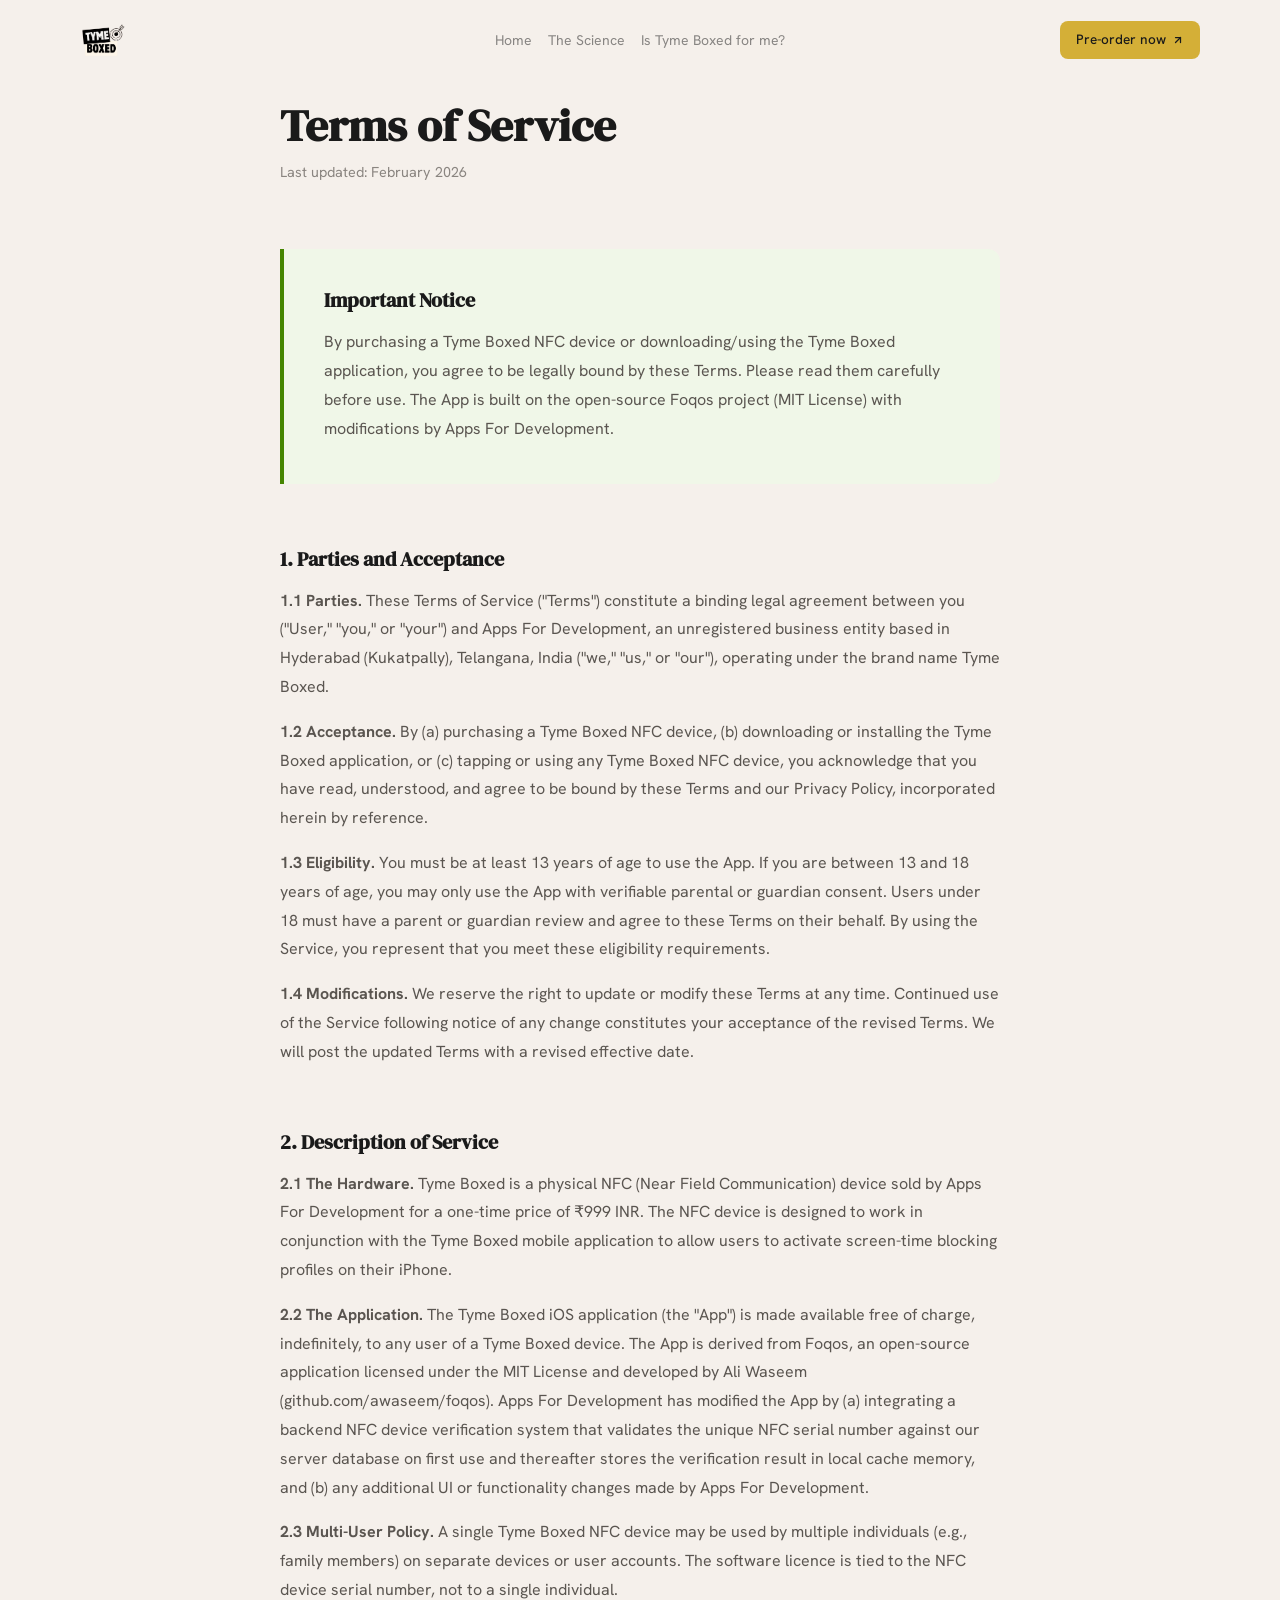
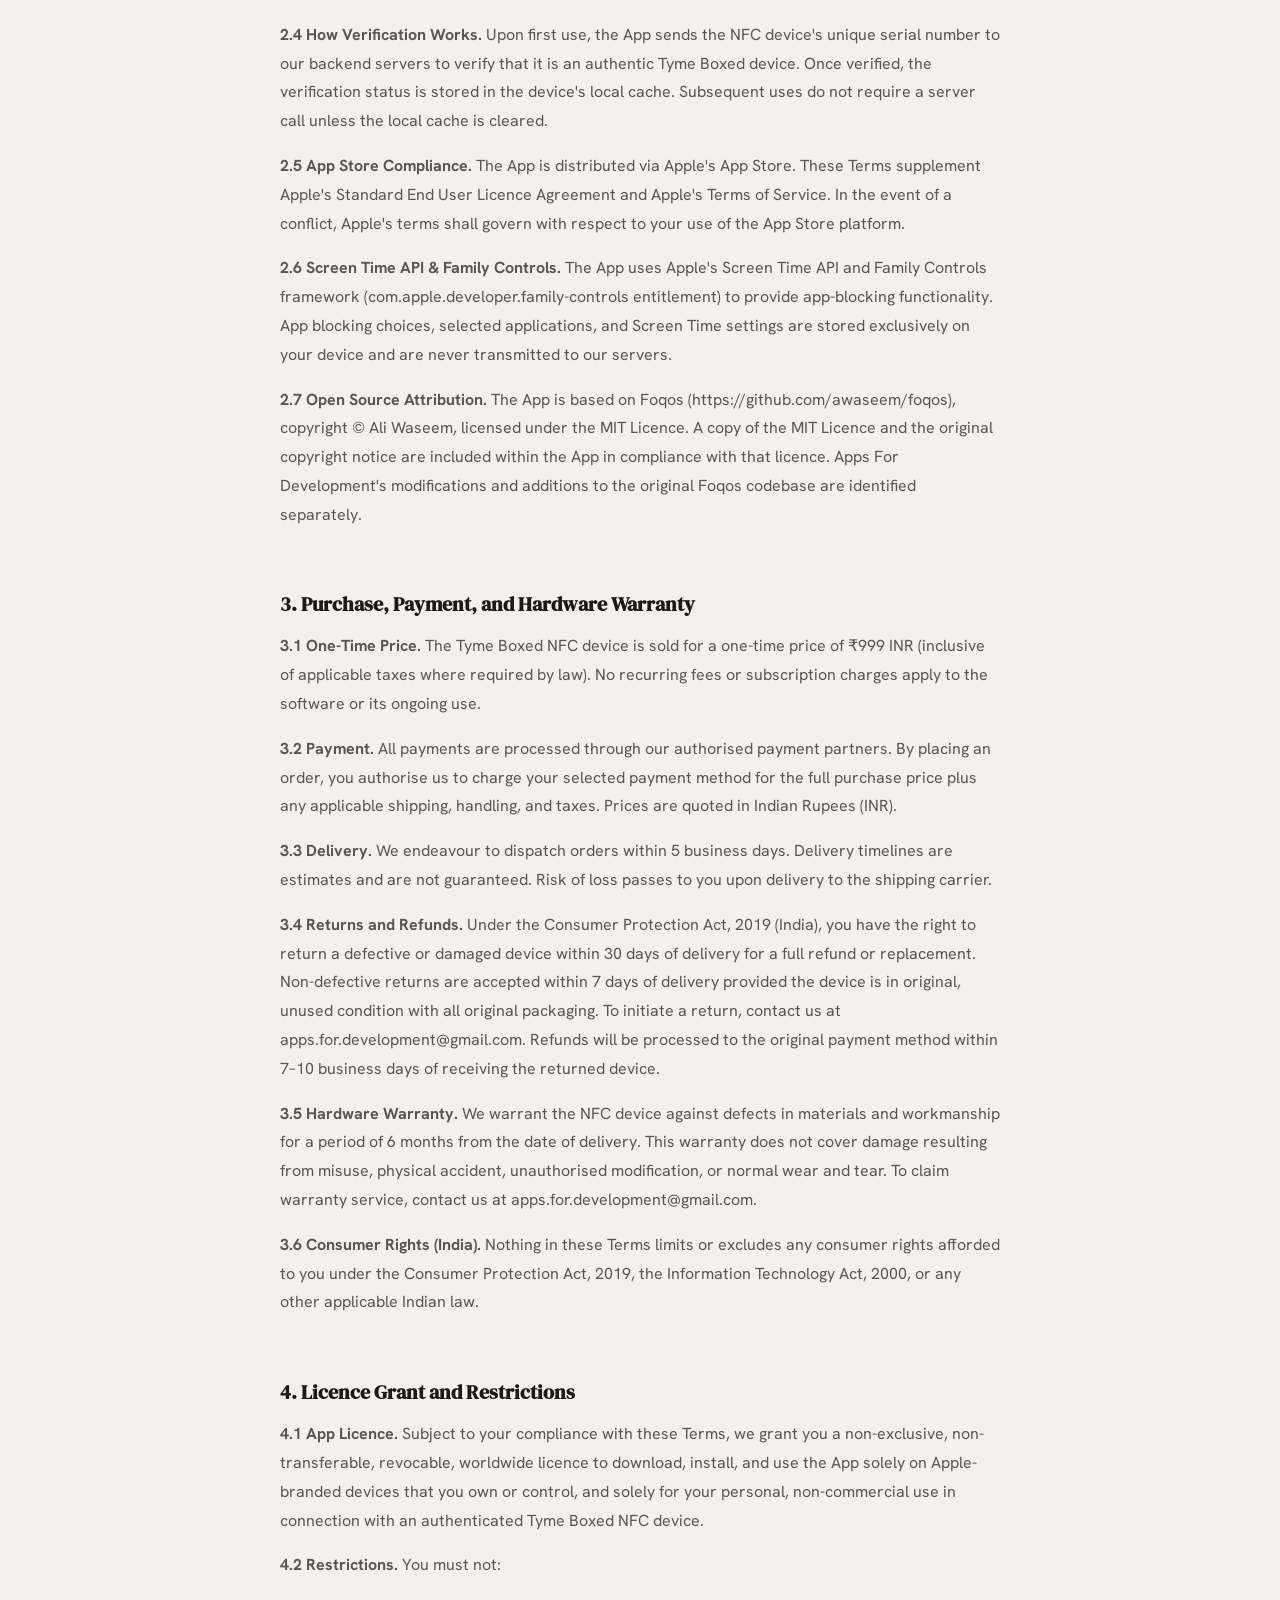
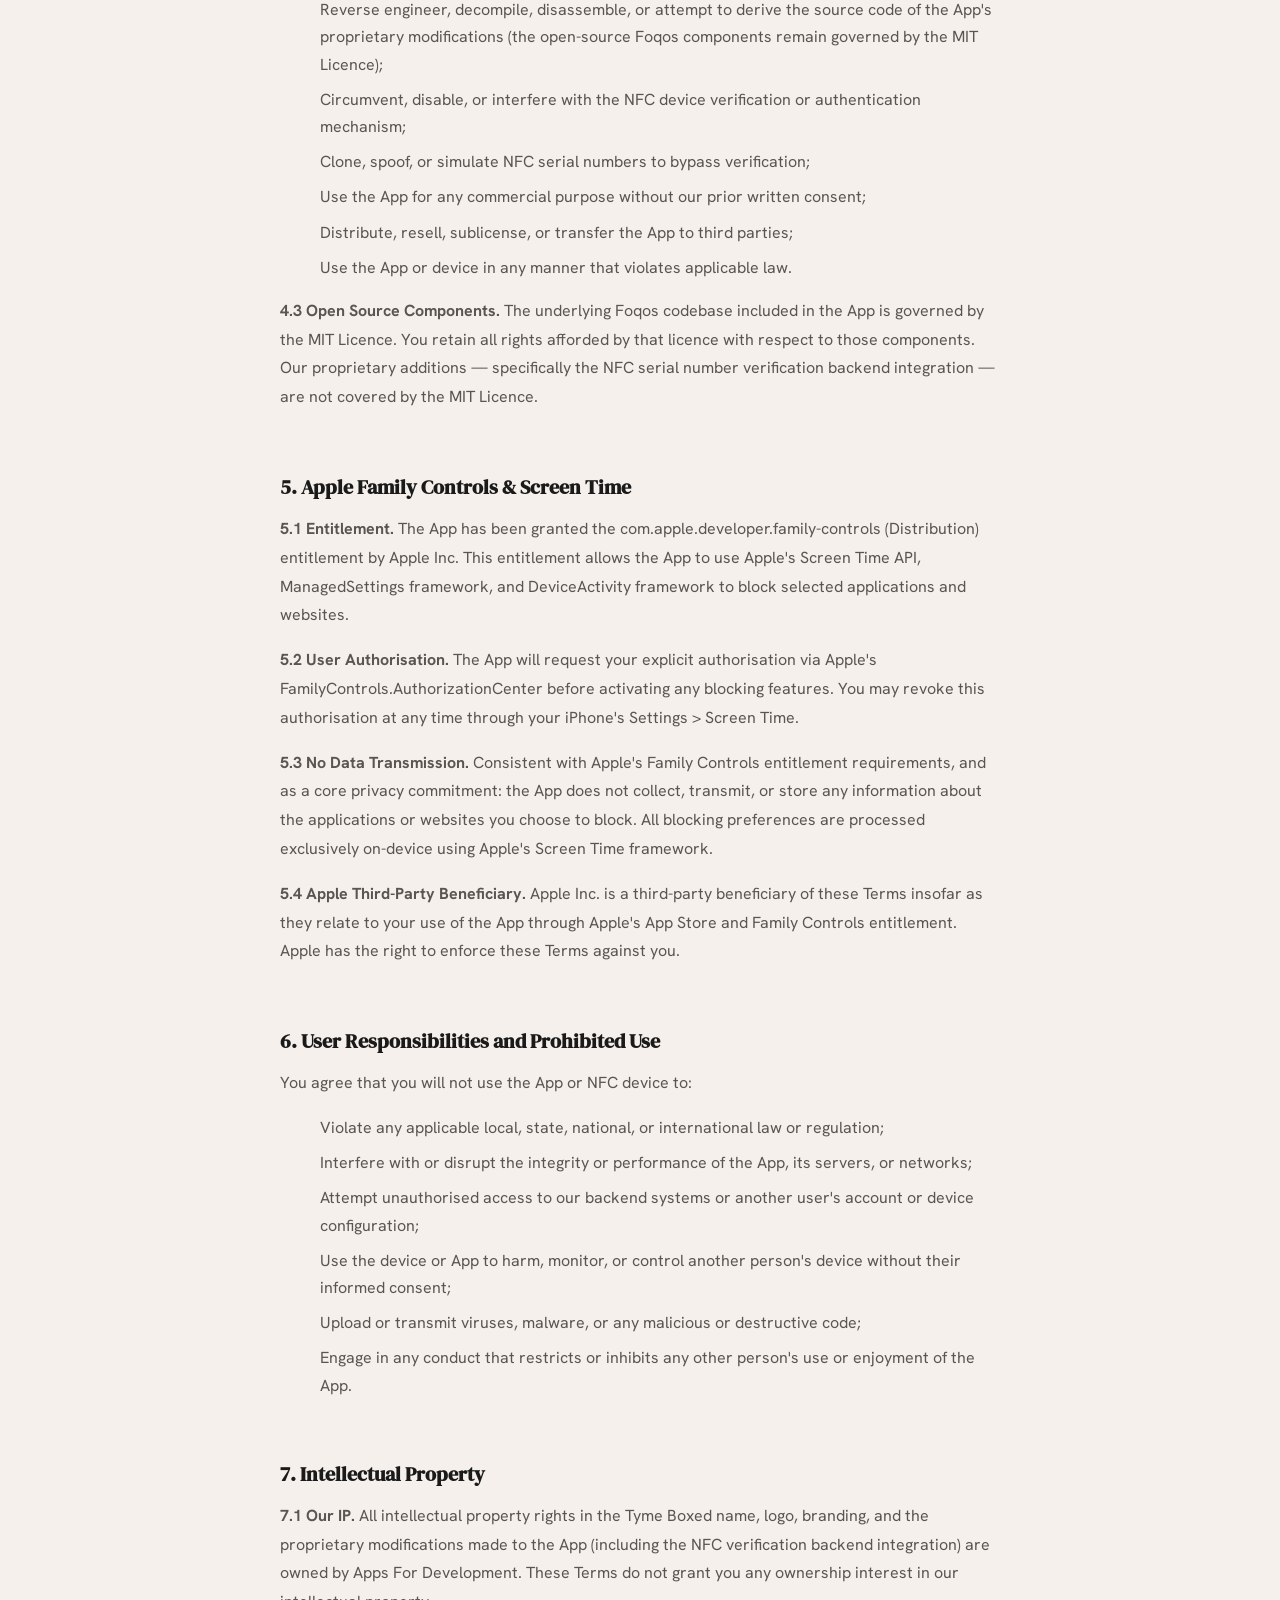
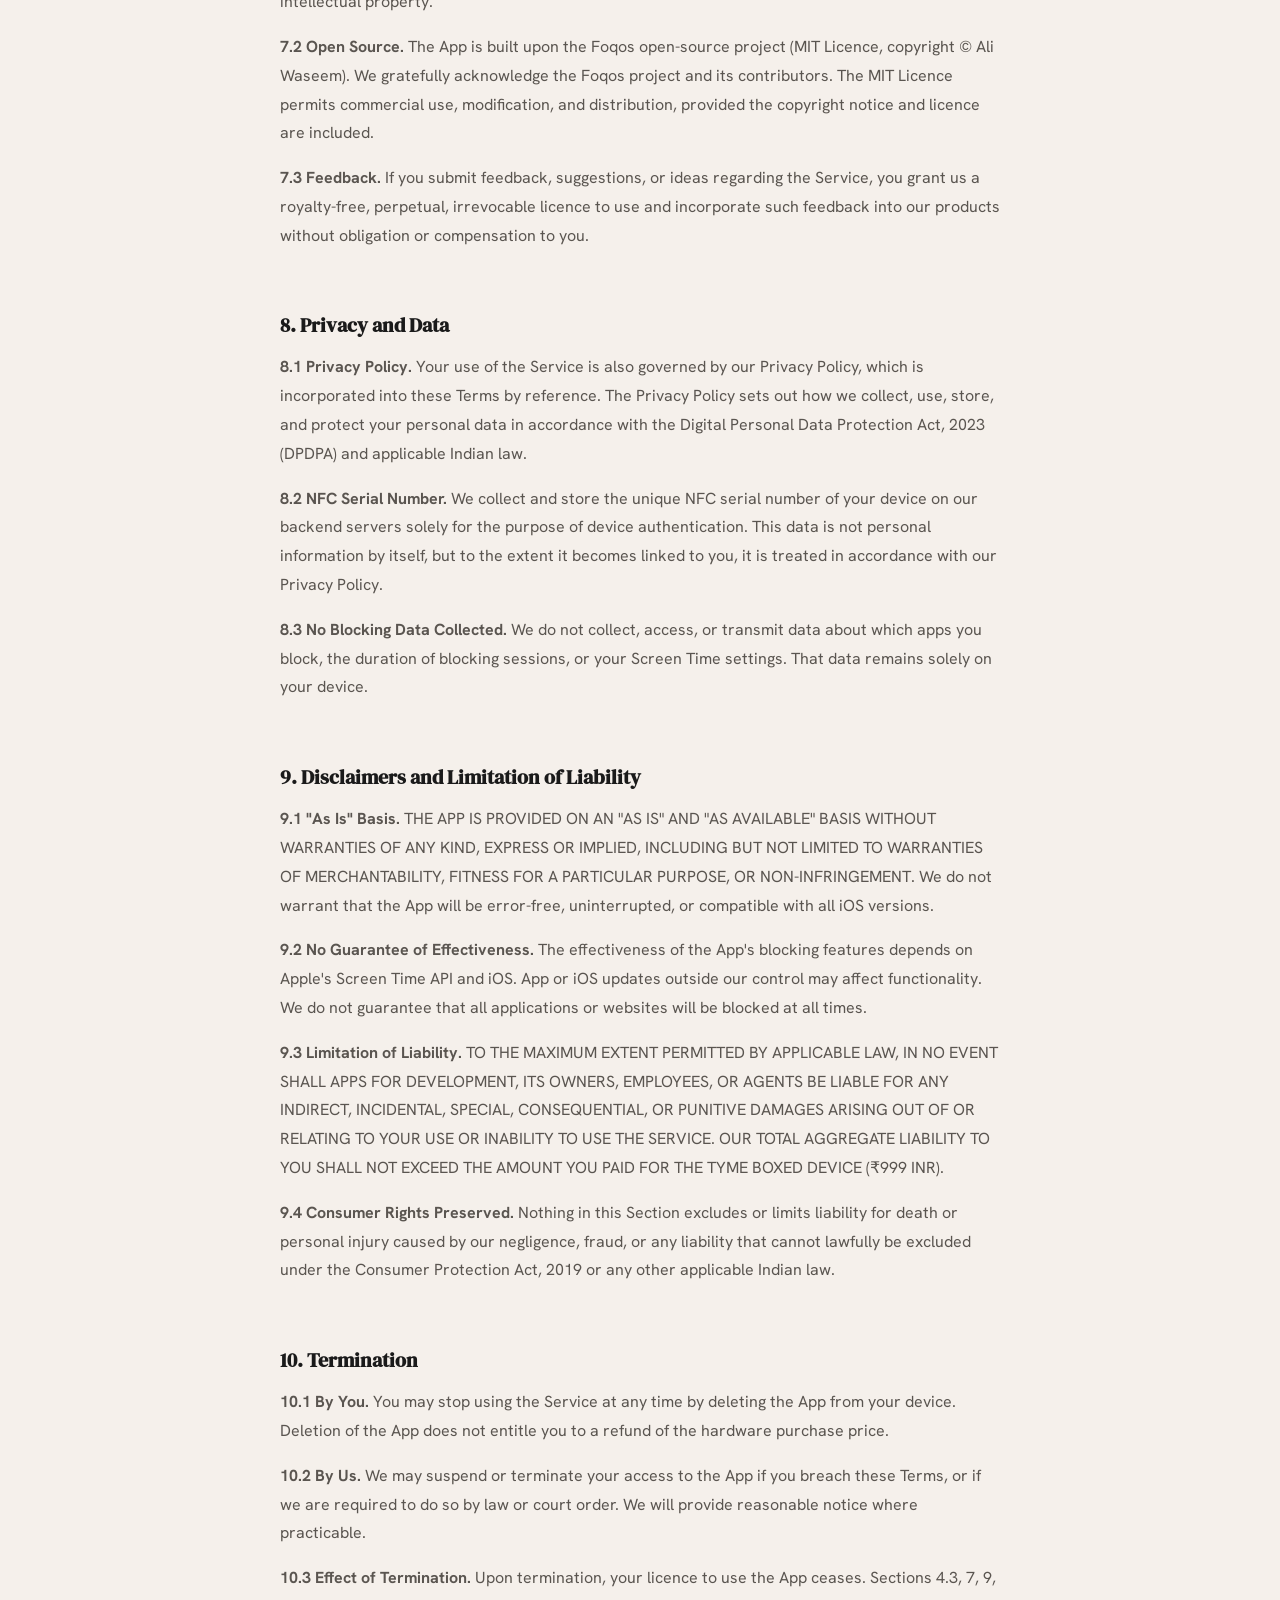
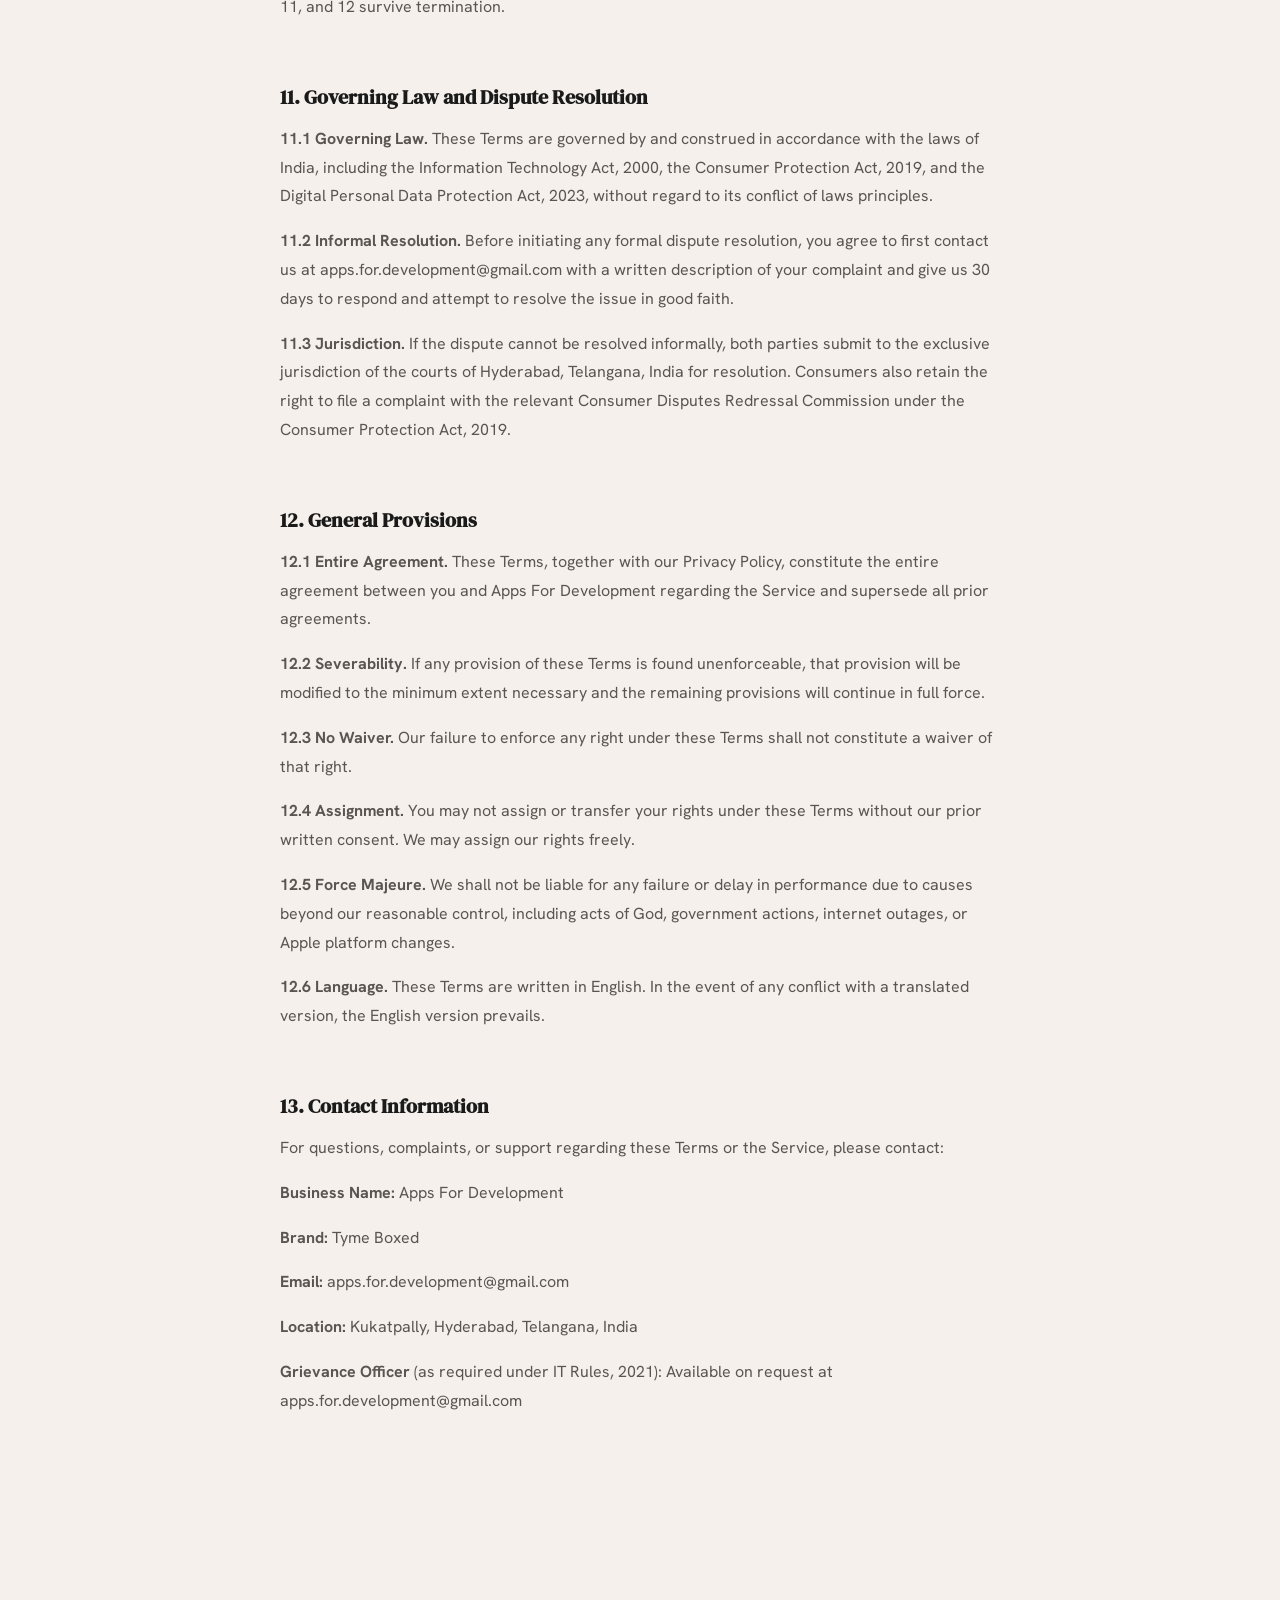
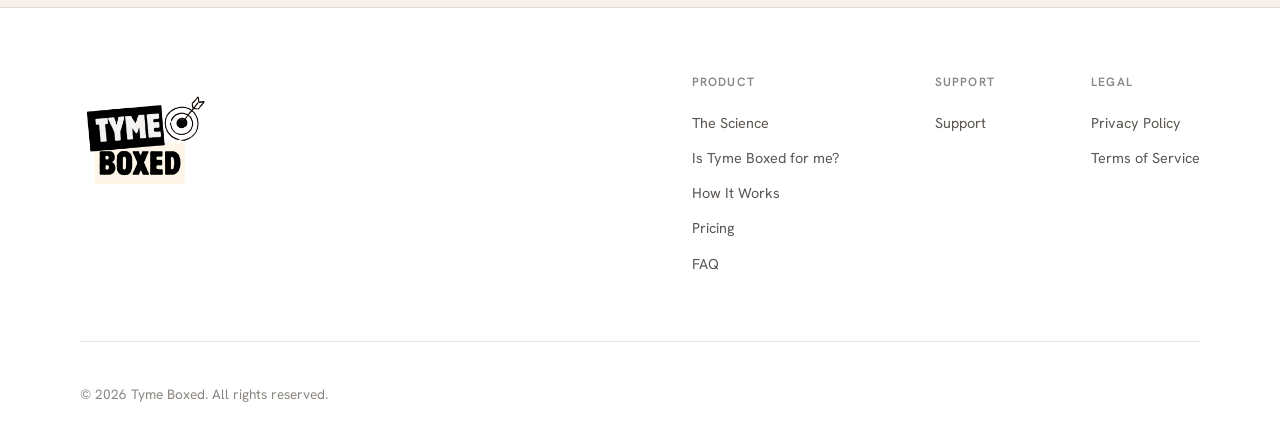
<file: terms.html>
<!DOCTYPE html>
<html lang="en">

<head>
  <meta charset="UTF-8">
  <meta name="viewport" content="width=device-width, initial-scale=1.0">
  <title>Terms of Service — Tyme Boxed</title>
  <meta name="description" content="Terms of Service for Tyme Boxed. Read our terms and conditions for using our products and services.">
  <link rel="stylesheet" href="style.css">
  <link rel="icon" href="B11.png">
</head>

<body>

  <!-- ========== NAVIGATION ========== -->
  <nav class="navbar" id="navbar">
    <div class="container">
      <a href="index.html" class="nav-logo"><img src="B1.png" alt="Tyme Boxed"></a>
      <ul class="nav-links" id="navLinks">
        <li><a href="index.html">Home</a></li>
        <li><a href="science.html">The Science</a></li>
        <li><a href="quiz.html">Is Tyme Boxed for me?</a></li>
      </ul>
      <a href="preorder.html" class="nav-cta">
        Pre-order now
        <svg viewBox="0 0 24 24" fill="none" stroke="currentColor" stroke-width="2.5" stroke-linecap="round"
          stroke-linejoin="round">
          <line x1="7" y1="17" x2="17" y2="7" />
          <polyline points="7 7 17 7 17 17" />
        </svg>
      </a>
      <button class="nav-hamburger" id="navHamburger" aria-label="Toggle menu">
        <span></span><span></span><span></span>
      </button>
    </div>
  </nav>

  <!-- ========== TERMS OF SERVICE ========== -->
  <div class="legal-page">
    <div class="legal-content">
      <h1 class="legal-title">Terms of Service</h1>
      <p class="legal-updated">Last updated: February 2026</p>

      <section class="legal-section legal-highlight">
        <h2>Important Notice</h2>
        <p>By purchasing a Tyme Boxed NFC device or downloading/using the Tyme Boxed application, you agree to be legally bound by these Terms. Please read them carefully before use. The App is built on the open-source Foqos project (MIT License) with modifications by Apps For Development.</p>
      </section>

      <section class="legal-section">
        <h2>1. Parties and Acceptance</h2>
        <p><strong>1.1 Parties.</strong> These Terms of Service ("Terms") constitute a binding legal agreement between you ("User," "you," or "your") and Apps For Development, an unregistered business entity based in Hyderabad (Kukatpally), Telangana, India ("we," "us," or "our"), operating under the brand name Tyme Boxed.</p>
        <p><strong>1.2 Acceptance.</strong> By (a) purchasing a Tyme Boxed NFC device, (b) downloading or installing the Tyme Boxed application, or (c) tapping or using any Tyme Boxed NFC device, you acknowledge that you have read, understood, and agree to be bound by these Terms and our <a href="privacy.html">Privacy Policy</a>, incorporated herein by reference.</p>
        <p><strong>1.3 Eligibility.</strong> You must be at least 13 years of age to use the App. If you are between 13 and 18 years of age, you may only use the App with verifiable parental or guardian consent. Users under 18 must have a parent or guardian review and agree to these Terms on their behalf. By using the Service, you represent that you meet these eligibility requirements.</p>
        <p><strong>1.4 Modifications.</strong> We reserve the right to update or modify these Terms at any time. Continued use of the Service following notice of any change constitutes your acceptance of the revised Terms. We will post the updated Terms with a revised effective date.</p>
      </section>

      <section class="legal-section">
        <h2>2. Description of Service</h2>
        <p><strong>2.1 The Hardware.</strong> Tyme Boxed is a physical NFC (Near Field Communication) device sold by Apps For Development for a one-time price of ₹999 INR. The NFC device is designed to work in conjunction with the Tyme Boxed mobile application to allow users to activate screen-time blocking profiles on their iPhone.</p>
        <p><strong>2.2 The Application.</strong> The Tyme Boxed iOS application (the "App") is made available free of charge, indefinitely, to any user of a Tyme Boxed device. The App is derived from Foqos, an open-source application licensed under the MIT License and developed by Ali Waseem (github.com/awaseem/foqos). Apps For Development has modified the App by (a) integrating a backend NFC device verification system that validates the unique NFC serial number against our server database on first use and thereafter stores the verification result in local cache memory, and (b) any additional UI or functionality changes made by Apps For Development.</p>
        <p><strong>2.3 Multi-User Policy.</strong> A single Tyme Boxed NFC device may be used by multiple individuals (e.g., family members) on separate devices or user accounts. The software licence is tied to the NFC device serial number, not to a single individual.</p>
        <p><strong>2.4 How Verification Works.</strong> Upon first use, the App sends the NFC device's unique serial number to our backend servers to verify that it is an authentic Tyme Boxed device. Once verified, the verification status is stored in the device's local cache. Subsequent uses do not require a server call unless the local cache is cleared.</p>
        <p><strong>2.5 App Store Compliance.</strong> The App is distributed via Apple's App Store. These Terms supplement Apple's Standard End User Licence Agreement and Apple's Terms of Service. In the event of a conflict, Apple's terms shall govern with respect to your use of the App Store platform.</p>
        <p><strong>2.6 Screen Time API & Family Controls.</strong> The App uses Apple's Screen Time API and Family Controls framework (com.apple.developer.family-controls entitlement) to provide app-blocking functionality. App blocking choices, selected applications, and Screen Time settings are stored exclusively on your device and are never transmitted to our servers.</p>
        <p><strong>2.7 Open Source Attribution.</strong> The App is based on Foqos (https://github.com/awaseem/foqos), copyright © Ali Waseem, licensed under the MIT Licence. A copy of the MIT Licence and the original copyright notice are included within the App in compliance with that licence. Apps For Development's modifications and additions to the original Foqos codebase are identified separately.</p>
      </section>

      <section class="legal-section">
        <h2>3. Purchase, Payment, and Hardware Warranty</h2>
        <p><strong>3.1 One-Time Price.</strong> The Tyme Boxed NFC device is sold for a one-time price of ₹999 INR (inclusive of applicable taxes where required by law). No recurring fees or subscription charges apply to the software or its ongoing use.</p>
        <p><strong>3.2 Payment.</strong> All payments are processed through our authorised payment partners. By placing an order, you authorise us to charge your selected payment method for the full purchase price plus any applicable shipping, handling, and taxes. Prices are quoted in Indian Rupees (INR).</p>
        <p><strong>3.3 Delivery.</strong> We endeavour to dispatch orders within 5 business days. Delivery timelines are estimates and are not guaranteed. Risk of loss passes to you upon delivery to the shipping carrier.</p>
        <p><strong>3.4 Returns and Refunds.</strong> Under the Consumer Protection Act, 2019 (India), you have the right to return a defective or damaged device within 30 days of delivery for a full refund or replacement. Non-defective returns are accepted within 7 days of delivery provided the device is in original, unused condition with all original packaging. To initiate a return, contact us at apps.for.development@gmail.com. Refunds will be processed to the original payment method within 7–10 business days of receiving the returned device.</p>
        <p><strong>3.5 Hardware Warranty.</strong> We warrant the NFC device against defects in materials and workmanship for a period of 6 months from the date of delivery. This warranty does not cover damage resulting from misuse, physical accident, unauthorised modification, or normal wear and tear. To claim warranty service, contact us at apps.for.development@gmail.com.</p>
        <p><strong>3.6 Consumer Rights (India).</strong> Nothing in these Terms limits or excludes any consumer rights afforded to you under the Consumer Protection Act, 2019, the Information Technology Act, 2000, or any other applicable Indian law.</p>
      </section>

      <section class="legal-section">
        <h2>4. Licence Grant and Restrictions</h2>
        <p><strong>4.1 App Licence.</strong> Subject to your compliance with these Terms, we grant you a non-exclusive, non-transferable, revocable, worldwide licence to download, install, and use the App solely on Apple-branded devices that you own or control, and solely for your personal, non-commercial use in connection with an authenticated Tyme Boxed NFC device.</p>
        <p><strong>4.2 Restrictions.</strong> You must not:</p>
        <ul class="legal-list">
          <li>Reverse engineer, decompile, disassemble, or attempt to derive the source code of the App's proprietary modifications (the open-source Foqos components remain governed by the MIT Licence);</li>
          <li>Circumvent, disable, or interfere with the NFC device verification or authentication mechanism;</li>
          <li>Clone, spoof, or simulate NFC serial numbers to bypass verification;</li>
          <li>Use the App for any commercial purpose without our prior written consent;</li>
          <li>Distribute, resell, sublicense, or transfer the App to third parties;</li>
          <li>Use the App or device in any manner that violates applicable law.</li>
        </ul>
        <p><strong>4.3 Open Source Components.</strong> The underlying Foqos codebase included in the App is governed by the MIT Licence. You retain all rights afforded by that licence with respect to those components. Our proprietary additions — specifically the NFC serial number verification backend integration — are not covered by the MIT Licence.</p>
      </section>

      <section class="legal-section">
        <h2>5. Apple Family Controls & Screen Time</h2>
        <p><strong>5.1 Entitlement.</strong> The App has been granted the com.apple.developer.family-controls (Distribution) entitlement by Apple Inc. This entitlement allows the App to use Apple's Screen Time API, ManagedSettings framework, and DeviceActivity framework to block selected applications and websites.</p>
        <p><strong>5.2 User Authorisation.</strong> The App will request your explicit authorisation via Apple's FamilyControls.AuthorizationCenter before activating any blocking features. You may revoke this authorisation at any time through your iPhone's Settings &gt; Screen Time.</p>
        <p><strong>5.3 No Data Transmission.</strong> Consistent with Apple's Family Controls entitlement requirements, and as a core privacy commitment: the App does not collect, transmit, or store any information about the applications or websites you choose to block. All blocking preferences are processed exclusively on-device using Apple's Screen Time framework.</p>
        <p><strong>5.4 Apple Third-Party Beneficiary.</strong> Apple Inc. is a third-party beneficiary of these Terms insofar as they relate to your use of the App through Apple's App Store and Family Controls entitlement. Apple has the right to enforce these Terms against you.</p>
      </section>

      <section class="legal-section">
        <h2>6. User Responsibilities and Prohibited Use</h2>
        <p>You agree that you will not use the App or NFC device to:</p>
        <ul class="legal-list">
          <li>Violate any applicable local, state, national, or international law or regulation;</li>
          <li>Interfere with or disrupt the integrity or performance of the App, its servers, or networks;</li>
          <li>Attempt unauthorised access to our backend systems or another user's account or device configuration;</li>
          <li>Use the device or App to harm, monitor, or control another person's device without their informed consent;</li>
          <li>Upload or transmit viruses, malware, or any malicious or destructive code;</li>
          <li>Engage in any conduct that restricts or inhibits any other person's use or enjoyment of the App.</li>
        </ul>
      </section>

      <section class="legal-section">
        <h2>7. Intellectual Property</h2>
        <p><strong>7.1 Our IP.</strong> All intellectual property rights in the Tyme Boxed name, logo, branding, and the proprietary modifications made to the App (including the NFC verification backend integration) are owned by Apps For Development. These Terms do not grant you any ownership interest in our intellectual property.</p>
        <p><strong>7.2 Open Source.</strong> The App is built upon the Foqos open-source project (MIT Licence, copyright © Ali Waseem). We gratefully acknowledge the Foqos project and its contributors. The MIT Licence permits commercial use, modification, and distribution, provided the copyright notice and licence are included.</p>
        <p><strong>7.3 Feedback.</strong> If you submit feedback, suggestions, or ideas regarding the Service, you grant us a royalty-free, perpetual, irrevocable licence to use and incorporate such feedback into our products without obligation or compensation to you.</p>
      </section>

      <section class="legal-section">
        <h2>8. Privacy and Data</h2>
        <p><strong>8.1 Privacy Policy.</strong> Your use of the Service is also governed by our <a href="privacy.html">Privacy Policy</a>, which is incorporated into these Terms by reference. The Privacy Policy sets out how we collect, use, store, and protect your personal data in accordance with the Digital Personal Data Protection Act, 2023 (DPDPA) and applicable Indian law.</p>
        <p><strong>8.2 NFC Serial Number.</strong> We collect and store the unique NFC serial number of your device on our backend servers solely for the purpose of device authentication. This data is not personal information by itself, but to the extent it becomes linked to you, it is treated in accordance with our Privacy Policy.</p>
        <p><strong>8.3 No Blocking Data Collected.</strong> We do not collect, access, or transmit data about which apps you block, the duration of blocking sessions, or your Screen Time settings. That data remains solely on your device.</p>
      </section>

      <section class="legal-section">
        <h2>9. Disclaimers and Limitation of Liability</h2>
        <p><strong>9.1 "As Is" Basis.</strong> THE APP IS PROVIDED ON AN "AS IS" AND "AS AVAILABLE" BASIS WITHOUT WARRANTIES OF ANY KIND, EXPRESS OR IMPLIED, INCLUDING BUT NOT LIMITED TO WARRANTIES OF MERCHANTABILITY, FITNESS FOR A PARTICULAR PURPOSE, OR NON-INFRINGEMENT. We do not warrant that the App will be error-free, uninterrupted, or compatible with all iOS versions.</p>
        <p><strong>9.2 No Guarantee of Effectiveness.</strong> The effectiveness of the App's blocking features depends on Apple's Screen Time API and iOS. App or iOS updates outside our control may affect functionality. We do not guarantee that all applications or websites will be blocked at all times.</p>
        <p><strong>9.3 Limitation of Liability.</strong> TO THE MAXIMUM EXTENT PERMITTED BY APPLICABLE LAW, IN NO EVENT SHALL APPS FOR DEVELOPMENT, ITS OWNERS, EMPLOYEES, OR AGENTS BE LIABLE FOR ANY INDIRECT, INCIDENTAL, SPECIAL, CONSEQUENTIAL, OR PUNITIVE DAMAGES ARISING OUT OF OR RELATING TO YOUR USE OR INABILITY TO USE THE SERVICE. OUR TOTAL AGGREGATE LIABILITY TO YOU SHALL NOT EXCEED THE AMOUNT YOU PAID FOR THE TYME BOXED DEVICE (₹999 INR).</p>
        <p><strong>9.4 Consumer Rights Preserved.</strong> Nothing in this Section excludes or limits liability for death or personal injury caused by our negligence, fraud, or any liability that cannot lawfully be excluded under the Consumer Protection Act, 2019 or any other applicable Indian law.</p>
      </section>

      <section class="legal-section">
        <h2>10. Termination</h2>
        <p><strong>10.1 By You.</strong> You may stop using the Service at any time by deleting the App from your device. Deletion of the App does not entitle you to a refund of the hardware purchase price.</p>
        <p><strong>10.2 By Us.</strong> We may suspend or terminate your access to the App if you breach these Terms, or if we are required to do so by law or court order. We will provide reasonable notice where practicable.</p>
        <p><strong>10.3 Effect of Termination.</strong> Upon termination, your licence to use the App ceases. Sections 4.3, 7, 9, 11, and 12 survive termination.</p>
      </section>

      <section class="legal-section">
        <h2>11. Governing Law and Dispute Resolution</h2>
        <p><strong>11.1 Governing Law.</strong> These Terms are governed by and construed in accordance with the laws of India, including the Information Technology Act, 2000, the Consumer Protection Act, 2019, and the Digital Personal Data Protection Act, 2023, without regard to its conflict of laws principles.</p>
        <p><strong>11.2 Informal Resolution.</strong> Before initiating any formal dispute resolution, you agree to first contact us at apps.for.development@gmail.com with a written description of your complaint and give us 30 days to respond and attempt to resolve the issue in good faith.</p>
        <p><strong>11.3 Jurisdiction.</strong> If the dispute cannot be resolved informally, both parties submit to the exclusive jurisdiction of the courts of Hyderabad, Telangana, India for resolution. Consumers also retain the right to file a complaint with the relevant Consumer Disputes Redressal Commission under the Consumer Protection Act, 2019.</p>
      </section>

      <section class="legal-section">
        <h2>12. General Provisions</h2>
        <p><strong>12.1 Entire Agreement.</strong> These Terms, together with our Privacy Policy, constitute the entire agreement between you and Apps For Development regarding the Service and supersede all prior agreements.</p>
        <p><strong>12.2 Severability.</strong> If any provision of these Terms is found unenforceable, that provision will be modified to the minimum extent necessary and the remaining provisions will continue in full force.</p>
        <p><strong>12.3 No Waiver.</strong> Our failure to enforce any right under these Terms shall not constitute a waiver of that right.</p>
        <p><strong>12.4 Assignment.</strong> You may not assign or transfer your rights under these Terms without our prior written consent. We may assign our rights freely.</p>
        <p><strong>12.5 Force Majeure.</strong> We shall not be liable for any failure or delay in performance due to causes beyond our reasonable control, including acts of God, government actions, internet outages, or Apple platform changes.</p>
        <p><strong>12.6 Language.</strong> These Terms are written in English. In the event of any conflict with a translated version, the English version prevails.</p>
      </section>

      <section class="legal-section">
        <h2>13. Contact Information</h2>
        <p>For questions, complaints, or support regarding these Terms or the Service, please contact:</p>
        <p><strong>Business Name:</strong> Apps For Development</p>
        <p><strong>Brand:</strong> Tyme Boxed</p>
        <p><strong>Email:</strong> apps.for.development@gmail.com</p>
        <p><strong>Location:</strong> Kukatpally, Hyderabad, Telangana, India</p>
        <p><strong>Grievance Officer</strong> (as required under IT Rules, 2021): Available on request at apps.for.development@gmail.com</p>
      </section>
    </div>
  </div>

  <!-- ========== FOOTER ========== -->
  <footer class="footer">
    <div class="container">
      <div class="footer-top">
        <a href="index.html" class="footer-logo"><img src="B1.png" alt="Tyme Boxed"></a>
        <nav class="footer-nav">
          <div class="footer-nav-group">
            <span class="footer-nav-label">Product</span>
            <ul class="footer-links">
              <li><a href="science.html">The Science</a></li>
              <li><a href="quiz.html">Is Tyme Boxed for me?</a></li>
              <li><a href="index.html#how-it-works">How It Works</a></li>
              <li><a href="index.html#pricing">Pricing</a></li>
              <li><a href="index.html#faq">FAQ</a></li>
            </ul>
          </div>
          <div class="footer-nav-group">
            <span class="footer-nav-label">Support</span>
            <ul class="footer-links">
              <li><a href="support.html">Support</a></li>
            </ul>
          </div>
          <div class="footer-nav-group">
            <span class="footer-nav-label">Legal</span>
            <ul class="footer-links">
              <li><a href="privacy.html">Privacy Policy</a></li>
              <li><a href="terms.html">Terms of Service</a></li>
            </ul>
          </div>
        </nav>
      </div>
      <div class="footer-bottom">
        <p class="footer-copy">&copy; 2026 Tyme Boxed. All rights reserved.</p>
      </div>
    </div>
  </footer>

  <script src="script.js"></script>
</body>

</html>
</file>
<file: style.css>
/* ===========================
   TYME BOXED — DESIGN SYSTEM
   Inspired by Mave Health
   =========================== */

/* --- Google Fonts --- */
@import url('https://fonts.googleapis.com/css2?family=DM+Serif+Display:ital@0;1&family=Hanken+Grotesk:wght@300;400;500;600;700&display=swap');


/* --- Design Tokens --- */
:root {
  /* Colors */
  --bg-primary: #F5F0EB;
  --bg-white: #FFFFFF;
  --bg-dark: #1A1A1A;
  --bg-card: #F0EBE4;
  --bg-option: #F5F1EC;
  --text-primary: #1A1A1A;
  --text-secondary: #5A5550;
  --text-muted: #8A8580;
  --text-light: #B0ABA5;
  --accent-gold: #C4933F;
  --accent-gold-hover: #B3842F;
  --accent-gold-bg: #C4933F1A;
  --accent-gold-light: #D4AF37;
  --success: #4A9E6E;
  --fail: #C45C5C;
  --border: #E0DBD5;
  --border-light: #EAE5DF;

  /* Typography */
  --font-heading: 'DM Serif Display', serif;
  --font-body: 'Hanken Grotesk', sans-serif;
  /* Spacing */
  --space-xs: 0.5rem;
  --space-sm: 1rem;
  --space-md: 1.5rem;
  --space-lg: 2.5rem;
  --space-xl: 4rem;
  --space-2xl: 6rem;
  --space-3xl: 8rem;

  /* Sizing */
  --max-width: 1200px;
  --max-width-narrow: 800px;

  /* Shadows */
  --shadow-sm: 0 2px 8px rgba(0, 0, 0, 0.04);
  --shadow-md: 0 4px 20px rgba(0, 0, 0, 0.06);
  --shadow-lg: 0 8px 40px rgba(0, 0, 0, 0.08);

  /* Transitions */
  --ease-smooth: cubic-bezier(0.25, 0.46, 0.45, 0.94);
  --ease-out: cubic-bezier(0.0, 0.0, 0.2, 1);
  --duration-fast: 300ms;
  --duration-normal: 500ms;
  --duration-slow: 800ms;

  /* Border Radius */
  --radius-sm: 8px;
  --radius-md: 12px;
  --radius-lg: 16px;
  --radius-xl: 24px;
  --radius-round: 100px;
}


/* --- Reset & Base --- */
*,
*::before,
*::after {
  margin: 0;
  padding: 0;
  box-sizing: border-box;
}

html {
  scroll-behavior: smooth;
  -webkit-font-smoothing: antialiased;
  -moz-osx-font-smoothing: grayscale;
}

body {
  font-family: var(--font-body);
  font-weight: 400;
  font-size: 1rem;
  line-height: 1.7;
  color: var(--text-primary);
  background: var(--bg-primary);
  overflow-x: hidden;
}

img {
  max-width: 100%;
  height: auto;
  display: block;
}

a {
  text-decoration: none;
  color: inherit;
  transition: opacity var(--duration-fast) var(--ease-smooth);
}

ul {
  list-style: none;
}

.container {
  max-width: var(--max-width);
  margin: 0 auto;
  padding: 0 var(--space-lg);
}


/* --- Typography --- */
h1,
h2,
h3,
h4 {
  font-family: var(--font-heading);
  font-weight: 400;
  line-height: 1.15;
  color: var(--text-primary);
}

h1 {
  font-size: clamp(2.5rem, 5vw, 3.8rem);
}

h2 {
  font-size: clamp(2rem, 4vw, 3rem);
}

h3 {
  font-size: clamp(1.3rem, 2.5vw, 1.6rem);
}

h4 {
  font-size: 1.1rem;
}

p {
  color: var(--text-secondary);
  max-width: 640px;
  line-height: 1.8;
}

.accent {
  color: var(--accent-gold);
}

.section-label {
  display: inline-block;
  font-family: var(--font-body);
  font-size: 0.85rem;
  font-weight: 600;
  text-transform: uppercase;
  letter-spacing: 0.12em;
  color: var(--accent-gold);
  margin-bottom: var(--space-sm);
}


/* ===========================
   NAVIGATION — Mave Style
   =========================== */
.navbar {
  position: fixed;
  top: 0;
  left: 0;
  right: 0;
  z-index: 1000;
  padding: var(--space-sm) 0;
  transition: all var(--duration-normal) var(--ease-smooth);
}

.navbar .container {
  display: flex;
  align-items: center;
  justify-content: space-between;
  position: relative;
}

.navbar.scrolled {
  background: rgba(245, 240, 235, 0.92);
  backdrop-filter: blur(20px);
  -webkit-backdrop-filter: blur(20px);
  padding: var(--space-xs) 0;
  border-bottom: 1px solid var(--border-light);
}

.nav-logo {
  display: flex;
  align-items: center;
  flex-shrink: 0;
}

.nav-logo img {
  height: 48px;
  width: auto;
  display: block;
}

/* Center nav links */
.nav-links {
  display: flex;
  align-items: center;
  gap: var(--space-sm);
  position: absolute;
  left: 50%;
  transform: translateX(-50%);
}

.nav-links li a {
  font-size: 0.875rem;
  font-weight: 400;
  color: var(--text-primary);
  opacity: 0.5;
  transition: opacity var(--duration-fast) var(--ease-smooth);
  white-space: nowrap;
}

.nav-links li a:hover,
.nav-links li a.active {
  opacity: 1;
}

/* Gold CTA button */
.nav-cta {
  display: inline-flex;
  align-items: center;
  gap: 0.35rem;
  background: var(--accent-gold-light);
  color: var(--text-primary) !important;
  opacity: 1 !important;
  padding: 0.45rem 1rem;
  border-radius: var(--radius-sm);
  font-size: 0.85rem;
  font-weight: 500;
  transition: background var(--duration-fast) var(--ease-smooth), transform var(--duration-fast) var(--ease-smooth);
  white-space: nowrap;
  flex-shrink: 0;
}

.nav-cta:hover {
  background: var(--accent-gold-hover);
  transform: translateY(-1px);
}

.nav-cta svg {
  width: 12px;
  height: 12px;
}

/* Hamburger */
.nav-hamburger {
  display: none;
  background: none;
  border: none;
  cursor: pointer;
  padding: 8px;
  flex-direction: column;
  gap: 5px;
}

.nav-hamburger span {
  display: block;
  width: 22px;
  height: 2px;
  background: var(--text-primary);
  transition: all var(--duration-fast) var(--ease-smooth);
}


/* ===========================
   BUTTONS
   =========================== */
.btn-primary {
  display: inline-flex;
  align-items: center;
  gap: 0.5rem;
  background: var(--accent-gold);
  color: #fff;
  padding: 1rem 2rem;
  border-radius: var(--radius-round);
  font-family: var(--font-body);
  font-size: 1rem;
  font-weight: 600;
  border: none;
  cursor: pointer;
  transition: all var(--duration-fast) var(--ease-smooth);
}

.btn-primary:hover {
  background: var(--accent-gold-hover);
  transform: translateY(-2px);
  box-shadow: var(--shadow-md);
}

.btn-secondary {
  display: inline-flex;
  align-items: center;
  gap: 0.5rem;
  color: var(--text-primary);
  padding: 1rem 2rem;
  border-radius: var(--radius-round);
  font-size: 1rem;
  font-weight: 500;
  border: 1.5px solid var(--border);
  transition: all var(--duration-fast) var(--ease-smooth);
}

.btn-secondary:hover {
  border-color: var(--text-primary);
  transform: translateY(-2px);
}


/* ===========================
   SCROLL REVEAL ANIMATIONS
   Mave-style: subtle, slow, refined
   =========================== */
.reveal {
  opacity: 0;
  transform: translateY(20px);
  transition: opacity var(--duration-slow) var(--ease-smooth),
    transform var(--duration-slow) var(--ease-smooth);
}

.reveal.visible {
  opacity: 1;
  transform: translateY(0);
}

.reveal-delay-1 {
  transition-delay: 100ms;
}

.reveal-delay-2 {
  transition-delay: 200ms;
}

.reveal-delay-3 {
  transition-delay: 300ms;
}

.reveal-delay-4 {
  transition-delay: 400ms;
}


/* ===========================
   HERO SECTION
   =========================== */
.hero {
  padding: calc(var(--space-lg) + 72px) 0 var(--space-xl);
  min-height: 90vh;
  display: flex;
  align-items: center;
}

.hero .hero-container {
  width: 100%;
  max-width: var(--max-width);
  margin: 0 auto;
  padding: 0 var(--space-lg);
}

/* Row: headline below the image (same style as problem section) */
.hero-text-row {
  margin-top: var(--space-lg);
  text-align: center;
  padding: 0 var(--space-lg);
}

.hero-headline {
  max-width: 700px;
  margin: 0 auto;
  font-family: var(--font-heading);
  font-weight: 700;
}

.hero-description {
  font-size: 1.1rem;
  line-height: 1.3;
  color: var(--text-secondary);
  margin: 0;
  max-width: 480px;
  justify-self: end;
}

.hero-image-wrapper {
  position: relative;
  width: 100%;
}

.hero-image {
  border-radius: var(--radius-xl);
  overflow: hidden;
  box-shadow: var(--shadow-lg);
}

.hero-image-horizontal {
  width: 100%;
}

.hero-image-horizontal img {
  width: 100%;
  max-height: 82vh;
  object-fit: cover;
  display: block;
}

.hero-float-card {
  position: absolute;
  bottom: -24px;
  left: -24px;
  background: var(--bg-white);
  padding: var(--space-sm) var(--space-md);
  border-radius: var(--radius-md);
  box-shadow: var(--shadow-lg);
  display: flex;
  align-items: center;
  gap: var(--space-sm);
}

.hero-float-card .icon {
  font-size: 1.5rem;
}

.hero-float-card p {
  font-size: 0.8rem;
  color: var(--text-muted);
  max-width: none;
}

.hero-float-card strong {
  font-size: 1rem;
  font-weight: 700;
  color: var(--text-primary);
}


/* ===========================
   PROBLEM — SCROLL NARRATIVE
   =========================== */
.problem {
  padding: var(--space-sm) 0 var(--space-xs);
}

.problem-slide {
  min-height: 70vh;
  display: flex;
  align-items: center;
  justify-content: center;
  text-align: center;
  padding: var(--space-xs) var(--space-sm);
}

.problem-slide h2 {
  max-width: 700px;
  margin: 0 auto var(--space-sm);
}

.problem-slide p {
  max-width: 550px;
  margin: 0 auto;
  font-size: 1.1rem;
}

.stat-number {
  display: block;
  font-family: var(--font-heading);
  font-size: clamp(3rem, 8vw, 5rem);
  color: var(--accent-gold);
  margin-bottom: var(--space-sm);
}

.subtle-link {
  display: inline-flex;
  align-items: center;
  gap: 0.3rem;
  color: var(--accent-gold);
  font-weight: 500;
  margin-top: var(--space-sm);
  transition: gap var(--duration-fast) var(--ease-smooth);
}

.subtle-link:hover {
  gap: 0.6rem;
}


/* ===========================
   WE ARE CHANGING THAT
   =========================== */
.changing-section {
  padding: var(--space-3xl) 0;
}

.changing-slide {
  min-height: 50vh;
  display: flex;
  align-items: center;
  justify-content: center;
  text-align: center;
  padding: var(--space-xl) var(--space-lg);
}

.changing-slide h2 {
  max-width: 700px;
  margin: 0 auto var(--space-sm);
}

.changing-slide p {
  max-width: 550px;
  margin: 0 auto;
  font-size: 1.1rem;
}


/* ===========================
   INTRODUCING TYME BOXED
   =========================== */
.intro-section {
  padding: var(--space-xl) 0;
}

.intro-card {
  display: grid;
  grid-template-columns: 1.2fr 1fr;
  gap: var(--space-lg);
  align-items: center;
  max-width: var(--max-width);
  margin: 0 auto;
}

/* Left: Independent image with float card (same as hero) */
.intro-image-wrapper {
  position: relative;
  width: 100%;
}

.intro-image {
  max-height: 42vh;
  aspect-ratio: 4 / 3;
  border-radius: var(--radius-xl);
  overflow: hidden;
  box-shadow: var(--shadow-md);
}

.intro-image img {
  width: 100%;
  height: 100%;
  object-fit: cover;
  display: block;
}

/* Right: Text content block */
.intro-content {
  padding: var(--space-sm) 0;
  display: flex;
  flex-direction: column;
  justify-content: center;
}

.intro-heading {
  font-size: clamp(1.5rem, 2.5vw, 1.9rem);
  font-weight: 700;
  color: var(--text-primary);
  margin-bottom: var(--space-sm);
}

.intro-description {
  font-size: 0.95rem;
  line-height: 1.6;
  color: var(--text-secondary);
  margin-bottom: var(--space-md);
  max-width: none;
}

.intro-features {
  list-style: none;
  margin-bottom: var(--space-md);
  padding: 0;
}

.intro-feature {
  display: flex;
  align-items: flex-start;
  gap: var(--space-sm);
  padding: var(--space-xs) 0;
  border-bottom: 1px solid var(--border-light);
}

.intro-feature:last-child {
  border-bottom: none;
  padding-bottom: 0;
}

.intro-feature-icon {
  width: 24px;
  height: 24px;
  display: flex;
  align-items: center;
  justify-content: center;
  font-size: 0.9rem;
  color: var(--text-primary);
  flex-shrink: 0;
  font-weight: 600;
}

.intro-feature strong {
  display: block;
  font-size: 0.9rem;
  font-weight: 600;
  color: var(--text-primary);
  margin-bottom: 0.15rem;
}

.intro-feature p {
  font-size: 0.85rem;
  color: var(--text-muted);
  margin: 0;
  max-width: none;
  line-height: 1.45;
}

.intro-actions {
  display: flex;
  align-items: center;
  gap: var(--space-md);
  flex-wrap: wrap;
}

.btn-intro-primary {
  display: inline-flex;
  align-items: center;
  padding: 0.6rem 1.2rem;
  background: var(--bg-dark);
  color: #fff;
  border-radius: var(--radius-round);
  font-size: 0.9rem;
  font-weight: 600;
  transition: all var(--duration-fast) var(--ease-smooth);
}

.btn-intro-primary:hover {
  background: #333;
  transform: translateY(-2px);
}

.intro-link {
  font-size: 0.95rem;
  font-weight: 500;
  color: var(--accent-gold);
  transition: color var(--duration-fast) var(--ease-smooth);
}

.intro-link:hover {
  color: var(--accent-gold-hover);
}


/* ===========================
   HOW IT WORKS
   =========================== */
.how-it-works {
  padding: var(--space-3xl) 0;
}

.how-it-works-header,
.science-header,
.comparison-header,
.testimonials-header,
.pricing-header,
.faq-header {
  text-align: center;
  margin-bottom: var(--space-xl);
}

.how-it-works-header p,
.science-header p,
.comparison-header p,
.testimonials-header p,
.pricing-header p {
  margin: var(--space-sm) auto 0;
}

.steps-container {
  display: grid;
  grid-template-columns: repeat(3, 1fr);
  gap: var(--space-lg);
}

.step {
  text-align: center;
  padding: var(--space-xl) var(--space-md);
  background: var(--bg-white);
  border-radius: var(--radius-lg);
  box-shadow: var(--shadow-sm);
  transition: transform var(--duration-fast) var(--ease-smooth), box-shadow var(--duration-fast) var(--ease-smooth);
}

.step:hover {
  transform: translateY(-4px);
  box-shadow: var(--shadow-md);
}

.step-number {
  display: inline-flex;
  align-items: center;
  justify-content: center;
  width: 40px;
  height: 40px;
  border-radius: 50%;
  background: var(--accent-gold-bg);
  color: var(--accent-gold);
  font-weight: 700;
  font-size: 1rem;
  margin-bottom: var(--space-sm);
}

.step-icon {
  font-size: 2.5rem;
  margin-bottom: var(--space-sm);
}

.step h3 {
  margin-bottom: var(--space-xs);
}

.step p {
  font-size: 0.95rem;
  margin: 0 auto;
}


/* ===========================
   PRODUCT SHOWCASE — Dark
   =========================== */
.product-showcase {
  background: var(--bg-dark);
  padding: var(--space-3xl) 0;
  color: #fff;
}

.product-showcase .container {
  display: grid;
  grid-template-columns: 1fr 1fr;
  gap: var(--space-xl);
  align-items: center;
}

.product-image-wrapper {
  border-radius: var(--radius-xl);
  overflow: hidden;
}

.product-image-wrapper img {
  width: 100%;
  aspect-ratio: 1;
  object-fit: cover;
}

.product-showcase .section-label {
  color: var(--accent-gold);
}

.product-showcase h2 {
  color: #fff;
}

.product-showcase p {
  color: #B0ABA5;
}

.product-specs {
  display: grid;
  grid-template-columns: 1fr 1fr;
  gap: var(--space-md);
  margin-top: var(--space-lg);
}

.spec-item {
  display: flex;
  gap: var(--space-sm);
  align-items: flex-start;
}

.spec-icon {
  font-size: 1.5rem;
  flex-shrink: 0;
}

.spec-item h4 {
  color: #fff;
  font-family: var(--font-body);
  font-weight: 600;
}

.spec-item p {
  color: #8A8580;
  font-size: 0.9rem;
  max-width: none;
}


/* ===========================
   COMPARISON TABLE
   =========================== */
.comparison {
  padding: var(--space-3xl) 0;
}

.comparison-table {
  max-width: var(--max-width-narrow);
  margin: 0 auto;
  border-radius: var(--radius-lg);
  overflow: hidden;
  box-shadow: var(--shadow-sm);
}

.comparison-row {
  display: grid;
  grid-template-columns: 2fr 1fr 1fr;
  gap: var(--space-sm);
  padding: var(--space-sm) var(--space-md);
  background: var(--bg-white);
  border-bottom: 1px solid var(--border-light);
}

.comparison-row.header {
  background: var(--bg-dark);
  color: #fff;
  font-weight: 600;
  font-size: 0.9rem;
}

.comparison-row .feature {
  font-weight: 500;
}

.comparison-row .status {
  text-align: center;
  font-size: 0.9rem;
}

.comparison-row .tyme-col {
  background: var(--accent-gold-bg);
  border-radius: var(--radius-sm);
}

.comparison-row .fail {
  color: var(--fail);
}

.comparison-row .pass {
  color: var(--success);
}


/* ===========================
   TESTIMONIALS
   =========================== */
.testimonials {
  padding: var(--space-3xl) 0;
}

.testimonials-grid {
  display: grid;
  grid-template-columns: repeat(3, 1fr);
  gap: var(--space-md);
}

.testimonial-card {
  background: var(--bg-white);
  padding: var(--space-lg);
  border-radius: var(--radius-lg);
  box-shadow: var(--shadow-sm);
  transition: transform var(--duration-fast) var(--ease-smooth);
}

.testimonial-card:hover {
  transform: translateY(-4px);
}

.testimonial-stars {
  color: var(--accent-gold);
  font-size: 1rem;
  margin-bottom: var(--space-sm);
  letter-spacing: 2px;
}

blockquote {
  font-size: 1rem;
  line-height: 1.7;
  color: var(--text-primary);
  margin-bottom: var(--space-md);
  font-style: italic;
}

.testimonial-author {
  display: flex;
  align-items: center;
  gap: var(--space-sm);
}

.testimonial-avatar {
  width: 40px;
  height: 40px;
  border-radius: 50%;
  background: var(--accent-gold-bg);
  display: flex;
  align-items: center;
  justify-content: center;
  font-weight: 700;
  font-size: 0.85rem;
  color: var(--accent-gold);
}

.testimonial-author .name {
  font-weight: 600;
  font-size: 0.95rem;
}

.testimonial-author .role {
  color: var(--text-muted);
  font-size: 0.85rem;
}


/* ===========================
   PRICING
   =========================== */
.pricing {
  padding: var(--space-3xl) 0;
}

.pricing-card {
  max-width: 480px;
  margin: 0 auto;
  background: var(--bg-white);
  border-radius: var(--radius-xl);
  padding: var(--space-xl);
  box-shadow: var(--shadow-md);
  text-align: center;
}

.pricing-badge {
  display: inline-block;
  background: var(--accent-gold-bg);
  color: var(--accent-gold);
  font-size: 0.85rem;
  font-weight: 600;
  padding: 0.4rem 1rem;
  border-radius: var(--radius-round);
  margin-bottom: var(--space-md);
}

.product-name {
  font-family: var(--font-heading);
  font-size: 1.6rem;
  margin-bottom: var(--space-xs);
}

.product-desc {
  color: var(--text-muted);
  font-size: 0.95rem;
  margin-bottom: var(--space-md);
}

.price-display {
  padding: var(--space-md) 0;
  border-top: 1px solid var(--border-light);
  border-bottom: 1px solid var(--border-light);
  margin-bottom: var(--space-md);
}

.price-original {
  text-decoration: line-through;
  color: var(--text-muted);
  font-size: 1.1rem;
  margin-right: 0.5rem;
}

.price-current {
  font-family: var(--font-heading);
  font-size: 3rem;
  color: var(--text-primary);
}

.price-current .currency {
  font-size: 1.8rem;
}

.price-period {
  font-size: 0.9rem;
  color: var(--text-muted);
  margin-top: var(--space-xs);
}

.pricing-features {
  text-align: left;
  margin-bottom: var(--space-lg);
}

.pricing-features li {
  padding: 0.5rem 0;
  font-size: 0.95rem;
  border-bottom: 1px solid var(--border-light);
  display: flex;
  align-items: center;
  gap: 0.5rem;
}

.pricing-features .check {
  color: var(--success);
  font-weight: 700;
}

.pricing-guarantee {
  margin-top: var(--space-md);
  font-size: 0.85rem;
  color: var(--text-muted);
}


/* ===========================
   FAQ
   =========================== */
.faq {
  padding: var(--space-3xl) 0;
}

.faq-container {
  max-width: var(--max-width-narrow);
  margin: 0 auto;
}

.faq-item {
  border-bottom: 1px solid var(--border);
}

.faq-question {
  width: 100%;
  display: flex;
  justify-content: space-between;
  align-items: center;
  padding: var(--space-md) 0;
  background: none;
  border: none;
  font-family: var(--font-body);
  font-size: 1.05rem;
  font-weight: 500;
  color: var(--text-primary);
  cursor: pointer;
  text-align: left;
  transition: color var(--duration-fast) var(--ease-smooth);
}

.faq-question:hover {
  color: var(--accent-gold);
}

.faq-icon {
  font-size: 1.3rem;
  font-weight: 300;
  transition: transform var(--duration-fast) var(--ease-smooth);
  flex-shrink: 0;
  color: var(--text-muted);
}

.faq-item.open .faq-icon {
  transform: rotate(45deg);
}

.faq-answer {
  max-height: 0;
  overflow: hidden;
  transition: max-height var(--duration-normal) var(--ease-smooth);
}

.faq-answer-inner {
  padding-bottom: var(--space-md);
  color: var(--text-secondary);
  font-size: 0.95rem;
  line-height: 1.8;
}


/* ===========================
   FINAL CTA
   =========================== */
.final-cta {
  padding: var(--space-3xl) 0;
  text-align: center;
  background: var(--bg-dark);
  color: #fff;
}

.final-cta h2 {
  color: #fff;
  max-width: 700px;
  margin: 0 auto var(--space-md);
}

.final-cta p {
  color: #B0ABA5;
  margin: 0 auto var(--space-lg);
  max-width: 600px;
  font-size: 1.1rem;
}


/* ===========================
   FOOTER
   =========================== */
.footer {
  padding: var(--space-xl) 0 var(--space-lg);
  border-top: 1px solid var(--border);
  background: var(--bg-white);
}

.footer .container {
  display: flex;
  flex-direction: column;
  gap: var(--space-xl);
}

.footer-top {
  display: flex;
  justify-content: space-between;
  align-items: flex-start;
  gap: var(--space-xl);
}

.footer-logo {
  display: inline-block;
}

.footer-logo img {
  height: 135px;
  width: auto;
  display: block;
}

.footer-nav {
  display: flex;
  gap: var(--space-2xl);
}

.footer-nav-group {
  display: flex;
  flex-direction: column;
  gap: var(--space-sm);
}

.footer-nav-label {
  font-size: 0.75rem;
  font-weight: 600;
  text-transform: uppercase;
  letter-spacing: 0.1em;
  color: var(--text-muted);
}

.footer-links {
  display: flex;
  flex-direction: column;
  gap: var(--space-xs);
}

.footer-links li {
  margin: 0;
}

.footer-links a {
  font-size: 0.9rem;
  color: var(--text-secondary);
  transition: color var(--duration-fast) var(--ease-smooth);
}

.footer-links a:hover {
  color: var(--accent-gold);
}

.footer-bottom {
  padding-top: var(--space-lg);
  border-top: 1px solid var(--border-light);
}

.footer-copy {
  font-size: 0.85rem;
  color: var(--text-muted);
  max-width: none;
  margin: 0;
}


/* ===========================
   LEGAL PAGES (Privacy, Terms)
   =========================== */
.legal-page {
  padding-top: 100px;
  padding-bottom: var(--space-3xl);
  min-height: 100vh;
}

.legal-content {
  max-width: var(--max-width-narrow);
  margin: 0 auto;
  padding: 0 var(--space-lg);
}

.legal-title {
  font-size: clamp(2rem, 4vw, 2.8rem);
  font-weight: 700;
  color: var(--text-primary);
  margin-bottom: var(--space-xs);
}

.legal-updated {
  font-size: 0.9rem;
  color: var(--text-muted);
  margin-bottom: var(--space-xl);
}

.legal-section {
  margin-bottom: var(--space-xl);
}

.legal-section.legal-highlight {
  background: #F0F7E8;
  border-left: 4px solid #458500;
  padding: var(--space-lg);
  border-radius: 0 var(--radius-md) var(--radius-md) 0;
}

.legal-section h2 {
  font-size: 1.25rem;
  font-weight: 600;
  color: var(--text-primary);
  margin-bottom: var(--space-sm);
}

.legal-section h3 {
  font-size: 1.1rem;
  font-weight: 600;
  margin: var(--space-md) 0 var(--space-sm);
}

.legal-section p {
  margin-bottom: var(--space-sm);
  font-size: 1rem;
  line-height: 1.8;
  max-width: none;
}

.legal-section p:last-child {
  margin-bottom: 0;
}

.legal-list {
  margin: var(--space-sm) 0;
  padding-left: var(--space-lg);
}

.legal-list li {
  margin-bottom: var(--space-xs);
  font-size: 1rem;
  line-height: 1.7;
  color: var(--text-secondary);
}

.legal-list li:last-child {
  margin-bottom: 0;
}

.legal-list strong {
  color: var(--text-primary);
}

/* Support page — aligned with legal pages, gold accent for warmth */
.support-highlight {
  background: var(--accent-gold-bg);
  border-left: 4px solid var(--accent-gold);
  padding: var(--space-lg);
  border-radius: 0 var(--radius-md) var(--radius-md) 0;
}

.support-email-row {
  margin-top: var(--space-sm);
}

.support-link {
  color: var(--accent-gold);
  font-weight: 500;
  transition: color var(--duration-fast) var(--ease-smooth);
}

.support-link:hover {
  color: var(--accent-gold-hover);
}

.support-response-note {
  font-size: 0.9rem;
  color: var(--text-muted);
  margin-top: var(--space-xs);
}

.support-topic {
  margin-bottom: var(--space-lg);
  padding-bottom: var(--space-lg);
  border-bottom: 1px solid var(--border-light);
}

.support-topic:last-child {
  margin-bottom: 0;
  padding-bottom: 0;
  border-bottom: none;
}

.support-topic h3 {
  font-size: 1.1rem;
  font-weight: 600;
  margin-bottom: var(--space-xs);
}

.support-links-list li {
  display: flex;
  flex-wrap: wrap;
  gap: 0.25em;
  align-items: baseline;
}

.support-links-list a {
  color: var(--accent-gold);
  font-weight: 500;
  transition: color var(--duration-fast) var(--ease-smooth);
}

.support-links-list a:hover {
  color: var(--accent-gold-hover);
}


/* ===========================
   SCIENCE PAGE — Sticky Sidebar
   =========================== */
.science-page {
  padding-top: 100px;
  padding-bottom: var(--space-3xl);
}

.science-layout {
  display: grid;
  grid-template-columns: 240px 1fr;
  gap: var(--space-xl);
  max-width: var(--max-width);
  margin: 0 auto;
  padding: 0 var(--space-lg);
  align-items: start;
}

.science-sidebar {
  position: sticky;
  top: 120px;
}

.science-sidebar-nav {
  display: flex;
  flex-direction: column;
  gap: 0.25rem;
}

.science-sidebar-nav a {
  display: block;
  padding: 0.6rem 1rem;
  font-size: 0.95rem;
  font-weight: 400;
  color: var(--text-primary);
  border-left: 3px solid transparent;
  transition: all var(--duration-fast) var(--ease-smooth);
  opacity: 0.65;
}

.science-sidebar-nav a.active {
  color: var(--accent-gold);
  border-left-color: var(--accent-gold);
  opacity: 1;
  font-weight: 500;
}

.science-sidebar-nav a:hover {
  opacity: 1;
}

.science-content {
  max-width: 720px;
}

.science-section {
  padding-bottom: var(--space-3xl);
  margin-bottom: var(--space-lg);
}

.science-section:last-child {
  margin-bottom: 0;
}

.science-section h2 {
  margin-bottom: var(--space-lg);
  font-size: clamp(2rem, 3.5vw, 2.8rem);
}

.science-section p {
  margin-bottom: var(--space-md);
  font-size: 1.05rem;
}

.science-section .lead-text {
  font-size: 1.15rem;
  color: var(--text-primary);
  font-weight: 400;
  line-height: 1.8;
}

/* Bullet points styled like Mave */
.science-bullets {
  margin: var(--space-md) 0;
  padding-left: var(--space-md);
}

.science-bullets li {
  padding: 0.5rem 0;
  padding-left: 0.5rem;
  color: var(--text-secondary);
  font-size: 1rem;
  position: relative;
}

.science-bullets li strong {
  color: var(--text-primary);
  font-weight: 600;
  display: block;
  margin-bottom: 0.15rem;
}

/* Quote block */
.science-quote {
  font-family: var(--font-heading);
  font-size: clamp(1.3rem, 2.5vw, 1.7rem);
  color: var(--accent-gold);
  line-height: 1.5;
  padding: var(--space-lg) 0;
  border-top: 1px solid var(--border-light);
  border-bottom: 1px solid var(--border-light);
  margin: var(--space-xl) 0;
  max-width: none;
}

/* Brain image */
.science-image {
  border-radius: var(--radius-lg);
  overflow: hidden;
  margin: var(--space-lg) 0;
  background: #000;
  max-width: 320px;
}

.science-image img {
  width: 100%;
  object-fit: cover;
}

/* Expert references */
.science-reference {
  font-size: 0.85rem;
  color: var(--text-muted);
  font-style: italic;
  padding-top: var(--space-xs);
}

.science-reference a {
  color: var(--accent-gold);
  text-decoration: underline;
}

/* Additional resources - Mave-style cards */
.science-additional-resources {
  margin-top: var(--space-2xl);
  padding-top: var(--space-xl);
  border-top: 1px solid var(--border-light);
}

.science-additional-resources h2 {
  font-size: clamp(1.5rem, 2.5vw, 1.85rem);
  font-weight: 400;
  margin-bottom: var(--space-xs);
  color: var(--text-primary);
}

.science-resources-subtitle {
  font-size: 1rem;
  color: var(--text-secondary);
  margin-bottom: var(--space-md) !important;
}

.science-resources-list {
  list-style: none;
  padding: 0;
  margin: 0;
  display: flex;
  flex-direction: column;
  gap: var(--space-sm);
}

.science-resource-card {
  display: flex;
  align-items: center;
  gap: var(--space-md);
  padding: var(--space-sm) var(--space-md);
  background: #F7F4EC;
  border-radius: var(--radius-md);
  color: var(--text-primary);
  transition: background var(--duration-fast) var(--ease-smooth);
  text-decoration: none;
  width: 100%;
  box-sizing: border-box;
}

.science-resource-card:hover {
  background: #F0EBE2;
}

.science-resource-icon {
  flex-shrink: 0;
  display: flex;
  align-items: center;
  justify-content: center;
}

.science-resource-icon svg {
  display: block;
}

.science-resource-text {
  flex: 1;
  font-size: 0.95rem;
  color: var(--text-primary);
  line-height: 1.5;
  min-width: 0;
  font-weight: 400;
}

.science-resource-arrow {
  flex-shrink: 0;
  color: var(--text-primary);
  display: flex;
  align-items: center;
  justify-content: center;
}

.science-resource-arrow svg {
  display: block;
}

/* Science CTA at bottom */
/* Science Videos - Also Watch */
.science-videos-section {
  max-width: var(--max-width);
  margin: 0 auto;
  padding: 0 var(--space-lg);
  margin-top: var(--space-2xl);
}

.science-videos-inline {
  margin-top: var(--space-xl);
}

.science-videos-heading {
  font-size: 1.1rem;
  font-weight: 600;
  color: var(--text-primary);
  margin-bottom: var(--space-md);
}

.science-videos-grid {
  display: grid;
  grid-template-columns: repeat(2, 1fr);
  gap: var(--space-lg);
}

.science-video-card {
  display: block;
  color: inherit;
  transition: transform var(--duration-fast) var(--ease-smooth);
}

.science-video-card:hover {
  transform: translateY(-4px);
}

.science-video-thumbnail {
  position: relative;
  border-radius: var(--radius-lg);
  overflow: hidden;
  aspect-ratio: 16 / 9;
  background: var(--bg-dark);
}

.science-video-thumbnail img {
  width: 100%;
  height: 100%;
  object-fit: cover;
  display: block;
}

.science-video-play {
  position: absolute;
  top: 50%;
  left: 50%;
  transform: translate(-50%, -50%);
  width: 68px;
  height: 48px;
  pointer-events: none;
}

.science-video-play svg {
  width: 100%;
  height: 100%;
  filter: drop-shadow(0 2px 8px rgba(0, 0, 0, 0.3));
}

.science-video-title {
  font-size: 0.95rem;
  font-weight: 600;
  color: var(--text-primary);
  margin-top: var(--space-sm);
  margin-bottom: 0;
  line-height: 1.4;
  max-width: none;
}

/* Responsive: stack videos on smaller screens */
@media (max-width: 768px) {
  .science-videos-grid {
    grid-template-columns: 1fr;
  }
}

.science-cta {
  text-align: center;
  padding: var(--space-3xl) var(--space-lg);
  margin-top: var(--space-xl);
}

.science-cta h2 {
  margin-bottom: var(--space-md);
}

.science-cta p {
  margin: 0 auto var(--space-lg);
}


/* ===========================
   QUIZ PAGE
   =========================== */
.quiz-page {
  padding-top: 100px;
  min-height: 100vh;
  display: flex;
  flex-direction: column;
}

.quiz-container {
  max-width: 680px;
  margin: 0 auto;
  padding: var(--space-lg);
  flex: 1;
  width: 100%;
  overflow: hidden;
}

/* Widen container when results page is active */
.quiz-container.results-active {
  max-width: 1100px;
}

/* Progress bar */
.quiz-progress {
  display: flex;
  align-items: center;
  gap: var(--space-sm);
  margin-bottom: var(--space-xl);
}

.quiz-progress-bar {
  flex: 1;
  height: 8px;
  background: #D9D9D9;
  border-radius: 4px;
  overflow: hidden;
}

.quiz-progress-fill {
  height: 100%;
  background: var(--text-primary);
  border-radius: 4px;
  transition: width var(--duration-normal) var(--ease-smooth);
}

.quiz-progress-text {
  font-size: 0.85rem;
  font-weight: 500;
  color: var(--text-muted);
  white-space: nowrap;
}

/* Slider for horizontal transitions */
.quiz-slider {
  position: relative;
}

.quiz-slide {
  display: none;
}

.quiz-slide.active {
  display: block;
  animation: quizSlideIn var(--duration-normal) var(--ease-out);
}

@keyframes quizSlideIn {
  from {
    opacity: 0;
    transform: translateX(60px);
  }

  to {
    opacity: 1;
    transform: translateX(0);
  }
}

@keyframes quizSlideOut {
  from {
    opacity: 1;
    transform: translateX(0);
  }

  to {
    opacity: 0;
    transform: translateX(-60px);
  }
}

.quiz-slide h2 {
  font-family: var(--font-body);
  font-size: clamp(1.6rem, 3vw, 2rem);
  font-weight: 700;
  color: var(--text-primary);
  margin-bottom: var(--space-xs);
}

.quiz-slide h2 .accent {
  color: var(--text-primary);
}

.quiz-slide .quiz-subtitle {
  font-size: 0.95rem;
  color: var(--text-muted);
  margin-bottom: var(--space-lg);
}

/* Option cards — Mave-style horizontal bars */
.quiz-options {
  display: flex;
  flex-direction: column;
  gap: 8px;
  margin-bottom: var(--space-lg);
}

.quiz-option {
  display: flex;
  align-items: center;
  gap: var(--space-sm);
  padding: 14px 20px;
  background: #EFECE6;
  border: 1.5px solid transparent;
  border-radius: 8px;
  cursor: pointer;
  transition: all var(--duration-fast) var(--ease-smooth);
  font-size: 1rem;
}

.quiz-option:hover {
  background: #E8E3DC;
}

.quiz-option.selected {
  border-color: transparent;
  background: #E5E0D8;
}

/* Checkbox for multi-select */
.quiz-checkbox {
  width: 20px;
  height: 20px;
  border: 2px solid var(--border);
  border-radius: 4px;
  flex-shrink: 0;
  display: flex;
  align-items: center;
  justify-content: center;
  transition: all var(--duration-fast) var(--ease-smooth);
}

.quiz-option.selected .quiz-checkbox {
  background: var(--text-primary);
  border-color: var(--text-primary);
}

.quiz-option.selected .quiz-checkbox::after {
  content: '✓';
  color: #fff;
  font-size: 0.75rem;
  font-weight: 700;
}

/* Radio — styled as square checkbox to match Mave */
.quiz-radio {
  width: 20px;
  height: 20px;
  border: 2px solid var(--border);
  border-radius: 4px;
  flex-shrink: 0;
  display: flex;
  align-items: center;
  justify-content: center;
  transition: all var(--duration-fast) var(--ease-smooth);
}

.quiz-option.selected .quiz-radio {
  background: var(--text-primary);
  border-color: var(--text-primary);
}

.quiz-option.selected .quiz-radio::after {
  content: '✓';
  color: #fff;
  font-size: 0.75rem;
  font-weight: 700;
}

/* Next button */
.quiz-next {
  display: block;
  width: 100%;
  padding: var(--space-md);
  background: var(--accent-gold-light);
  color: var(--text-primary);
  border: none;
  border-radius: var(--radius-md);
  font-family: var(--font-body);
  font-size: 1rem;
  font-weight: 600;
  cursor: pointer;
  transition: all var(--duration-fast) var(--ease-smooth);
  opacity: 0.4;
  pointer-events: none;
}

.quiz-next.enabled {
  opacity: 1;
  pointer-events: all;
}

.quiz-next.enabled:hover {
  background: var(--accent-gold-hover);
  transform: translateY(-2px);
}

/* ---- Science Transition ---- */
.quiz-transition {
  display: none;
  text-align: center;
  padding: var(--space-3xl) 0;
}

.quiz-transition.active {
  display: block;
  animation: quizSlideIn var(--duration-slow) var(--ease-smooth);
}

.quiz-transition-icon {
  font-size: 3rem;
  margin-bottom: var(--space-md);
}

.quiz-transition-inner h3 {
  font-family: var(--font-heading);
  font-size: 1.5rem;
  margin-bottom: var(--space-md);
}

.quiz-transition-inner p {
  max-width: 520px;
  margin: 0 auto var(--space-sm);
  font-size: 1rem;
  line-height: 1.8;
}

.quiz-transition-loader {
  width: 200px;
  height: 4px;
  background: var(--border);
  border-radius: 2px;
  margin: var(--space-lg) auto 0;
  overflow: hidden;
}

.quiz-transition-bar {
  height: 100%;
  width: 0%;
  background: var(--accent-gold);
  border-radius: 2px;
  animation: transitionLoad 2.5s var(--ease-out) forwards;
}

@keyframes transitionLoad {
  0% {
    width: 0%;
  }

  60% {
    width: 70%;
  }

  100% {
    width: 100%;
  }
}

/* ---- Result Page — Mave-style split layout ---- */
.quiz-result {
  display: none;
}

.quiz-result.active {
  display: block;
  animation: quizSlideIn var(--duration-slow) var(--ease-smooth);
}

/* Override narrow quiz-container for results — go full-width */
.quiz-result-split {
  display: grid;
  grid-template-columns: 1fr 1fr;
  gap: var(--space-xl);
  align-items: center;
  max-width: 1100px;
  margin: 0 auto;
  padding: var(--space-xl) var(--space-lg);
}

.quiz-result-left {
  display: flex;
  flex-direction: column;
}

.quiz-result-left h2 {
  font-family: var(--font-body);
  font-size: clamp(1.8rem, 3vw, 2.4rem);
  font-weight: 700;
  color: var(--text-primary);
  margin-bottom: var(--space-lg);
  line-height: 1.3;
}

.quiz-result-left p {
  font-size: 1rem;
  line-height: 1.7;
  color: var(--text-secondary);
  margin-bottom: var(--space-md);
}

.quiz-result-right img {
  width: 100%;
  height: auto;
  border-radius: 24px;
  object-fit: cover;
}

.quiz-result-header {
  text-align: center;
  margin-bottom: var(--space-xl);
}

.quiz-result-header h2 {
  font-family: var(--font-body);
  font-size: clamp(2rem, 3.5vw, 2.8rem);
  font-weight: 700;
  margin-bottom: var(--space-md);
}

.quiz-result-header p {
  max-width: 600px;
  margin: 0 auto;
}

/* Stats heading */
.result-stats-heading {
  font-family: var(--font-body);
  font-size: 1.2rem;
  font-weight: 600;
  color: var(--text-primary);
  margin-bottom: var(--space-md);
}

/* Stats — Mave-style horizontal rows */
.quiz-result-stats {
  display: flex;
  flex-direction: column;
  gap: var(--space-sm);
  margin-bottom: var(--space-sm);
}

.result-stat-card {
  display: flex;
  align-items: center;
  background: var(--bg-option);
  border-radius: var(--radius-md);
  padding: var(--space-md) var(--space-lg);
  transition: transform var(--duration-fast) var(--ease-smooth);
}

.result-stat-card:hover {
  transform: translateY(-2px);
}

.result-stat-chevron {
  font-size: 1.1rem;
  color: var(--text-muted);
  margin-right: var(--space-md);
  flex-shrink: 0;
}

.result-stat-label {
  font-size: 1.05rem;
  font-weight: 500;
  color: var(--text-primary);
  flex: 1;
}

.result-stat-pct {
  font-family: var(--font-heading);
  font-size: clamp(1.5rem, 3vw, 1.8rem);
  color: var(--accent-gold);
  font-weight: 600;
  flex-shrink: 0;
}

.result-stats-caption {
  text-align: center;
  font-size: 0.85rem;
  color: var(--text-muted);
  margin-bottom: var(--space-xl);
}

/* Science Hook callout */
.quiz-result-science {
  display: flex;
  align-items: flex-start;
  gap: var(--space-md);
  background: var(--bg-card);
  padding: var(--space-lg);
  border-radius: var(--radius-lg);
  margin-bottom: var(--space-xl);
  border-left: 4px solid var(--accent-gold);
}

.quiz-result-science-icon {
  font-size: 1.8rem;
  flex-shrink: 0;
}

.quiz-result-science p {
  font-size: 0.95rem;
  line-height: 1.8;
  max-width: none;
}

/* CTA section */
.quiz-result-cta {
  max-width: 480px;
  margin: 0 auto;
}

/* Email capture */
.quiz-email-form {
  margin-bottom: var(--space-md);
}

.quiz-email-form p {
  font-weight: 500;
  color: var(--text-primary);
  margin-bottom: var(--space-sm);
  text-align: center;
}

.quiz-email-input {
  width: 100%;
  padding: var(--space-sm) var(--space-md);
  border: 1.5px solid var(--border);
  border-radius: var(--radius-md);
  font-family: var(--font-body);
  font-size: 1rem;
  background: var(--bg-white);
  margin-bottom: var(--space-sm);
  transition: border-color var(--duration-fast) var(--ease-smooth);
}

.quiz-email-input:focus {
  outline: none;
  border-color: var(--accent-gold);
}

.quiz-email-submit {
  display: block;
  width: 100%;
  padding: var(--space-sm) var(--space-md);
  background: var(--accent-gold-light);
  color: var(--text-primary);
  border: none;
  border-radius: var(--radius-md);
  font-family: var(--font-body);
  font-size: 1rem;
  font-weight: 600;
  cursor: pointer;
  transition: background var(--duration-fast) var(--ease-smooth);
}

.quiz-email-submit:hover {
  background: var(--accent-gold);
  color: #fff;
}

/* Re-take button */
.quiz-retake {
  display: block;
  width: 100%;
  padding: var(--space-sm);
  background: none;
  border: 1.5px solid var(--border);
  border-radius: var(--radius-md);
  font-family: var(--font-body);
  font-size: 0.95rem;
  font-weight: 500;
  color: var(--text-secondary);
  cursor: pointer;
  transition: all var(--duration-fast) var(--ease-smooth);
  text-align: center;
}

.quiz-retake:hover {
  border-color: var(--text-primary);
  color: var(--text-primary);
}


/* ===========================
   RESPONSIVE
   =========================== */

/* Tablet */
@media (max-width: 1024px) {
  .hero-text-row {
    grid-template-columns: 1fr;
    text-align: center;
    gap: var(--space-md);
  }

  .hero-description {
    justify-self: center;
    text-align: center;
    max-width: 560px;
  }

  .hero-image-wrapper {
    max-width: 100%;
  }

  .hero-float-card {
    bottom: -16px;
    left: 16px;
  }

  .intro-card {
    grid-template-columns: 1fr;
  }

  .intro-image {
    min-height: 320px;
  }

  .intro-content {
    padding: var(--space-xl);
  }

  .footer-top {
    flex-direction: column;
    align-items: center;
    text-align: center;
  }

  .footer-nav {
    flex-direction: row;
    justify-content: center;
    gap: var(--space-xl);
  }

  .footer-nav-group {
    align-items: center;
  }

  .footer-bottom {
    text-align: center;
  }

  .steps-container {
    grid-template-columns: 1fr;
    max-width: 500px;
    margin: 0 auto;
  }

  .product-showcase .container {
    grid-template-columns: 1fr;
    text-align: center;
  }

  .product-image-wrapper {
    max-width: 500px;
    margin: 0 auto;
  }

  .product-specs {
    grid-template-columns: 1fr;
    text-align: left;
  }

  .testimonials-grid {
    grid-template-columns: 1fr;
    max-width: 500px;
    margin: 0 auto;
  }

  /* Science page */
  .science-layout {
    grid-template-columns: 1fr;
  }

  .science-sidebar {
    position: relative;
    top: 0;
  }

  .science-sidebar-nav {
    flex-direction: row;
    overflow-x: auto;
    gap: 0;
  }

  .science-sidebar-nav a {
    border-left: none;
    border-bottom: 3px solid transparent;
    padding: 0.6rem 1rem;
    white-space: nowrap;
  }

  .science-sidebar-nav a.active {
    border-bottom-color: var(--accent-gold);
    border-left: none;
  }
}

/* Mobile */
@media (max-width: 768px) {
  .nav-links {
    position: fixed;
    top: 0;
    right: -100%;
    width: 80%;
    max-width: 320px;
    height: 100vh;
    background: var(--bg-primary);
    flex-direction: column;
    align-items: flex-start;
    padding: calc(var(--space-3xl) + 20px) var(--space-lg) var(--space-lg);
    box-shadow: var(--shadow-lg);
    transition: right var(--duration-normal) var(--ease-smooth);
    transform: none;
    left: auto;
    gap: var(--space-xs);
  }

  .nav-links.open {
    right: 0;
  }

  .nav-links li a {
    font-size: 1.1rem;
    opacity: 0.7;
  }

  .nav-cta {
    display: none;
  }

  .nav-hamburger {
    display: flex;
  }

  .nav-hamburger.open span:nth-child(1) {
    transform: rotate(45deg) translate(5px, 5px);
  }

  .nav-hamburger.open span:nth-child(2) {
    opacity: 0;
  }

  .nav-hamburger.open span:nth-child(3) {
    transform: rotate(-45deg) translate(5px, -5px);
  }

  h1 {
    font-size: clamp(2rem, 7vw, 2.8rem);
  }

  h2 {
    font-size: clamp(1.6rem, 5vw, 2.2rem);
  }

  .problem-slide {
    min-height: 50vh;
  }

  .changing-slide {
    min-height: 40vh;
  }

  .comparison-row {
    grid-template-columns: 1.5fr 1fr 1fr;
    font-size: 0.85rem;
  }

  .comparison-row .feature {
    font-size: 0.85rem;
  }

  .hero-float-card {
    display: none;
  }

  .quiz-result-split {
    grid-template-columns: 1fr;
    gap: var(--space-lg);
    padding: var(--space-lg);
  }

  .quiz-result-right {
    order: -1;
  }

  .footer {
    padding: var(--space-lg) 0 var(--space-md);
  }

  .footer-top {
    gap: var(--space-lg);
  }

  .footer-nav {
    flex-direction: column;
    align-items: center;
    gap: var(--space-lg);
  }

  .footer-nav-group {
    align-items: center;
    text-align: center;
  }

  .footer-links a {
    font-size: 0.95rem;
    padding: 0.25rem 0;
  }

  .footer-bottom {
    padding-top: var(--space-md);
  }
}

@media (max-width: 480px) {
  .hero-actions {
    flex-direction: column;
    align-items: stretch;
  }

  .hero-actions .btn-primary,
  .hero-actions .btn-secondary {
    justify-content: center;
  }

  .product-specs {
    grid-template-columns: 1fr;
  }
}


/* ===========================
   PRE-ORDER PAGE — Mave Style
   =========================== */
.preorder-page {
  padding-top: 100px;
  padding-bottom: var(--space-3xl);
  min-height: 100vh;
}

.preorder-container {
  max-width: var(--max-width);
  margin: 0 auto;
  padding: 0 var(--space-lg);
}

.preorder-card {
  display: grid;
  grid-template-columns: 1.1fr 1fr;
  gap: var(--space-xl);
  align-items: start;
}

/* Left: Product Gallery — large image with thumbnails overlaid on right */
.preorder-gallery {
  position: relative;
}

.preorder-main-image {
  position: relative;
  width: 100%;
  aspect-ratio: 2/ 3;
  border-radius: var(--radius-lg);
  overflow: hidden;
  background: var(--bg-card);
}

.preorder-main-image img {
  width: 100%;
  height: 100%;
  object-fit: cover;
  display: block;
}

.preorder-thumbnails {
  position: absolute;
  top: var(--space-md);
  right: var(--space-md);
  bottom: var(--space-md);
  display: flex;
  flex-direction: column;
  gap: var(--space-sm);
  z-index: 2;
}

.preorder-thumb {
  width: 56px;
  height: 56px;
  padding: 0;
  border: 2px solid rgba(255, 255, 255, 0.8);
  border-radius: var(--radius-sm);
  overflow: hidden;
  cursor: pointer;
  background: var(--bg-card);
  transition: border-color var(--duration-fast) var(--ease-smooth), box-shadow var(--duration-fast);
  flex-shrink: 0;
  box-shadow: var(--shadow-sm);
}

.preorder-thumb:hover,
.preorder-thumb.active {
  border-color: var(--accent-gold);
  box-shadow: var(--shadow-md);
}

.preorder-thumb img {
  width: 100%;
  height: 100%;
  object-fit: cover;
  display: block;
}

/* Right: Product Info */
.preorder-info {
  padding: var(--space-xl) var(--space-lg) var(--space-xl) 0;
}

.preorder-title {
  font-family: var(--font-heading);
  font-size: clamp(1.75rem, 3vw, 2.25rem);
  font-weight: 400;
  margin-bottom: var(--space-sm);
  color: var(--text-primary);
}

.preorder-desc {
  font-size: 1rem;
  color: var(--text-secondary);
  line-height: 1.7;
  margin-bottom: var(--space-lg);
}

/* Batch blocks — Mave style */
.preorder-batch-block {
  padding: var(--space-md) var(--space-lg);
  border-radius: var(--radius-md);
  margin-bottom: var(--space-md);
}

.preorder-batch-soldout {
  background: #F5F3F0;
  display: flex;
  justify-content: space-between;
  align-items: center;
}

.preorder-batch-soldout .preorder-batch-name {
  color: var(--text-muted);
  font-size: 0.95rem;
}

.preorder-batch-soldout .preorder-batch-status {
  color: var(--text-light);
  font-size: 0.9rem;
}

.preorder-batch-active {
  background: #F7F4EC;
}

.preorder-batch-header {
  display: flex;
  justify-content: space-between;
  align-items: center;
  margin-bottom: var(--space-sm);
}

.preorder-batch-name {
  font-weight: 600;
  color: var(--text-primary);
  font-size: 1rem;
}

.preorder-ship {
  font-size: 0.9rem;
  color: var(--text-primary);
}

.preorder-price-row {
  display: flex;
  align-items: baseline;
  gap: var(--space-sm);
  flex-wrap: wrap;
  margin-bottom: var(--space-xs);
}

.preorder-price-original {
  font-size: 1rem;
  color: var(--text-muted);
  text-decoration: line-through;
}

.preorder-price-current {
  font-size: 1.5rem;
  font-weight: 700;
  color: var(--text-primary);
}

.preorder-badge {
  display: inline-flex;
  align-items: center;
  gap: 0.25rem;
  padding: 0.25rem 0.6rem;
  font-size: 0.75rem;
  font-weight: 600;
  background: var(--accent-gold);
  color: var(--bg-white);
  border-radius: var(--radius-round);
}

.preorder-no-sub {
  font-size: 0.85rem;
  color: var(--text-muted);
  margin-bottom: var(--space-md);
}

.preorder-form-headline {
  font-size: 1rem;
  font-weight: 600;
  color: var(--text-primary);
  margin-bottom: var(--space-sm);
}

.preorder-form {
  display: flex;
  flex-direction: column;
  gap: var(--space-sm);
  margin-bottom: var(--space-md);
}

.preorder-input {
  width: 100%;
  padding: 0.75rem 1rem;
  font-size: 1rem;
  font-family: var(--font-body);
  border: 1px solid var(--border);
  border-radius: var(--radius-sm);
  background: var(--bg-white);
  transition: border-color var(--duration-fast);
  box-sizing: border-box;
}

.preorder-input:focus {
  outline: none;
  border-color: var(--text-primary);
}

.btn-preorder-black {
  width: 100%;
  padding: 0.9rem 1.5rem;
  font-size: 1rem;
  font-weight: 600;
  font-family: var(--font-body);
  background: var(--bg-dark);
  color: var(--bg-white);
  border: none;
  border-radius: var(--radius-sm);
  cursor: pointer;
  transition: opacity var(--duration-fast);
}

.btn-preorder-black:hover {
  opacity: 0.9;
}

.preorder-assurances {
  display: flex;
  flex-wrap: wrap;
  gap: var(--space-lg);
}

.preorder-assurance {
  display: flex;
  align-items: center;
  gap: 0.5rem;
  font-size: 0.9rem;
  color: var(--text-primary);
}

.preorder-assurance svg {
  flex-shrink: 0;
  color: var(--text-primary);
}

/* Trust block — Clinicians' Choice style */
.preorder-trust-block {
  display: flex;
  align-items: flex-start;
  gap: var(--space-md);
  padding: var(--space-lg);
  background: #F5F3F0;
  border-radius: var(--radius-md);
}

.preorder-trust-icon {
  font-size: 1.25rem;
  color: var(--text-primary);
  flex-shrink: 0;
}

.preorder-trust-title {
  font-family: var(--font-heading);
  font-size: 1rem;
  font-weight: 400;
  color: var(--text-primary);
  margin-bottom: 0.25rem;
}

.preorder-trust-block p {
  font-size: 0.9rem;
  color: var(--text-secondary);
  margin: 0;
  line-height: 1.5;
}

@media (max-width: 900px) {
  .preorder-card {
    grid-template-columns: 1fr;
  }

  .preorder-info {
    padding: 0 var(--space-lg) var(--space-xl);
  }

  .preorder-main-image {
    min-height: 50vh;
  }

  .preorder-thumbnails {
    top: auto;
    right: var(--space-md);
    bottom: var(--space-md);
    flex-direction: row;
  }
}

@media (max-width: 600px) {
  .preorder-main-image {
    min-height: 45vh;
  }

  .preorder-thumb {
    width: 48px;
    height: 48px;
  }
}


/* ===========================
   CHECKOUT MODAL — Mave Style
   =========================== */
.checkout-modal {
  position: fixed;
  inset: 0;
  z-index: 9999;
  display: flex;
  justify-content: flex-end;
  opacity: 0;
  visibility: hidden;
  transition: opacity var(--duration-normal) var(--ease-smooth),
    visibility var(--duration-normal) var(--ease-smooth);
}

.checkout-modal.is-open {
  opacity: 1;
  visibility: visible;
}

.checkout-modal-overlay {
  position: absolute;
  inset: 0;
  background: rgba(0, 0, 0, 0.4);
}

.checkout-modal-panel {
  position: relative;
  width: 100%;
  max-width: 460px;
  height: 100%;
  background: var(--bg-white);
  box-shadow: -8px 0 40px rgba(0, 0, 0, 0.1);
  display: flex;
  flex-direction: column;
  transform: translateX(100%);
  transition: transform var(--duration-normal) var(--ease-smooth);
  overflow-y: auto;
}

.checkout-modal.is-open .checkout-modal-panel {
  transform: translateX(0);
}

.checkout-step {
  display: none;
  flex-direction: column;
  flex: 1;
  min-height: 0;
}

.checkout-step.is-active {
  display: flex;
}

.checkout-modal-header {
  display: flex;
  justify-content: space-between;
  align-items: center;
  padding: var(--space-lg);
  border-bottom: 1px solid var(--border-light);
  flex-shrink: 0;
}

.checkout-modal-title {
  font-size: 1.25rem;
  font-weight: 600;
  color: var(--text-primary);
}

.checkout-brand {
  font-weight: 700;
}

.checkout-modal-close {
  background: none;
  border: none;
  cursor: pointer;
  padding: 0.5rem;
  color: var(--text-secondary);
  display: flex;
  align-items: center;
  justify-content: center;
  transition: color var(--duration-fast);
}

.checkout-modal-close:hover {
  color: var(--text-primary);
}

.checkout-form {
  flex: 1;
  padding: var(--space-lg);
  overflow-y: auto;
}

.checkout-section {
  margin-bottom: var(--space-lg);
}

.checkout-section-title {
  font-size: 0.95rem;
  font-weight: 600;
  color: var(--text-primary);
  margin-bottom: var(--space-md);
}

.checkout-field-group {
  margin-bottom: var(--space-md);
}

.checkout-field-group label {
  display: block;
  font-size: 0.85rem;
  font-weight: 500;
  color: var(--text-secondary);
  margin-bottom: 0.35rem;
}

.checkout-field-group input,
.checkout-phone-row input {
  width: 100%;
  padding: 0.65rem 0.9rem;
  font-size: 0.95rem;
  font-family: var(--font-body);
  border: 1px solid var(--border);
  border-radius: var(--radius-sm);
  background: #F7F4EC;
  box-sizing: border-box;
}

.checkout-field-group input:focus {
  outline: none;
  border-color: var(--accent-gold);
}

.checkout-field-row {
  display: grid;
  grid-template-columns: 1fr 1fr;
  gap: var(--space-sm);
}

.checkout-phone-row {
  display: flex;
  gap: var(--space-sm);
}

.checkout-phone-code {
  width: 70px !important;
  flex-shrink: 0;
  text-align: center;
}

.checkout-coupon-row {
  display: flex;
  gap: var(--space-sm);
}

.checkout-coupon-row input {
  flex: 1;
  padding: 0.65rem 0.9rem;
  font-size: 0.95rem;
  font-family: var(--font-body);
  border: 1px solid var(--border);
  border-radius: var(--radius-sm);
  background: #F7F4EC;
}

.checkout-apply-btn {
  padding: 0.65rem 1.2rem;
  font-size: 0.9rem;
  font-weight: 500;
  font-family: var(--font-body);
  background: var(--bg-option);
  border: 1px solid var(--border);
  border-radius: var(--radius-sm);
  color: var(--text-primary);
  cursor: pointer;
  white-space: nowrap;
}

.checkout-apply-btn:hover {
  background: var(--border-light);
}

.checkout-modal-footer {
  padding: var(--space-lg);
  border-top: 1px solid var(--border-light);
  flex-shrink: 0;
}

.checkout-total {
  margin-bottom: var(--space-md);
}

.checkout-total-label {
  display: block;
  font-size: 0.85rem;
  color: var(--text-muted);
}

.checkout-total-amount {
  font-size: 1.5rem;
  font-weight: 700;
  color: var(--text-primary);
}

.checkout-breakdown-link {
  display: inline-block;
  font-size: 0.85rem;
  color: var(--accent-gold);
  margin-top: 0.25rem;
}

.checkout-breakdown-link:hover {
  text-decoration: underline;
}

.btn-checkout-continue {
  width: 100%;
  padding: 0.9rem 1.5rem;
  font-size: 1rem;
  font-weight: 600;
  font-family: var(--font-body);
  background: var(--bg-dark);
  color: var(--bg-white);
  border: none;
  border-radius: var(--radius-sm);
  cursor: pointer;
  transition: opacity var(--duration-fast);
}

.btn-checkout-continue:hover {
  opacity: 0.9;
}

/* Payment step */
.checkout-payment-body {
  flex: 1;
  padding: var(--space-lg);
  overflow-y: auto;
}

.checkout-payment-option {
  display: flex;
  align-items: flex-start;
  gap: var(--space-md);
  padding: var(--space-md) var(--space-lg);
  background: #F7F4EC;
  border-radius: var(--radius-md);
  cursor: pointer;
  border: 2px solid transparent;
  transition: border-color var(--duration-fast);
  margin-bottom: var(--space-md);
}

.checkout-payment-option input {
  display: none;
}

.checkout-payment-option input:checked + .checkout-payment-radio {
  border-color: var(--accent-gold);
  background: var(--accent-gold);
}

.checkout-payment-radio {
  width: 20px;
  height: 20px;
  border: 2px solid var(--border);
  border-radius: 50%;
  flex-shrink: 0;
  margin-top: 2px;
  transition: all var(--duration-fast);
}

.checkout-payment-label {
  display: flex;
  flex-direction: column;
  gap: 0.2rem;
}

.checkout-payment-label strong {
  font-size: 1rem;
  color: var(--text-primary);
}

.checkout-payment-label small {
  font-size: 0.85rem;
  color: var(--text-muted);
}

/* Confirmation step */
.checkout-confirm-body {
  flex: 1;
  display: flex;
  flex-direction: column;
  align-items: center;
  justify-content: center;
  padding: var(--space-xl);
  text-align: center;
}

.checkout-confirm-icon {
  width: 64px;
  height: 64px;
  background: var(--success);
  color: white;
  font-size: 2rem;
  font-weight: bold;
  border-radius: 50%;
  display: flex;
  align-items: center;
  justify-content: center;
  margin-bottom: var(--space-lg);
}

.checkout-confirm-title {
  font-family: var(--font-heading);
  font-size: 1.5rem;
  font-weight: 400;
  color: var(--text-primary);
  margin-bottom: var(--space-md);
}

.checkout-confirm-msg {
  font-size: 1rem;
  color: var(--text-secondary);
  margin-bottom: var(--space-sm);
}

.checkout-confirm-note {
  font-size: 0.9rem;
  color: var(--text-muted);
  margin-bottom: var(--space-lg);
}

@media (max-width: 520px) {
  .checkout-modal-panel {
    max-width: 100%;
  }
}
</file>
